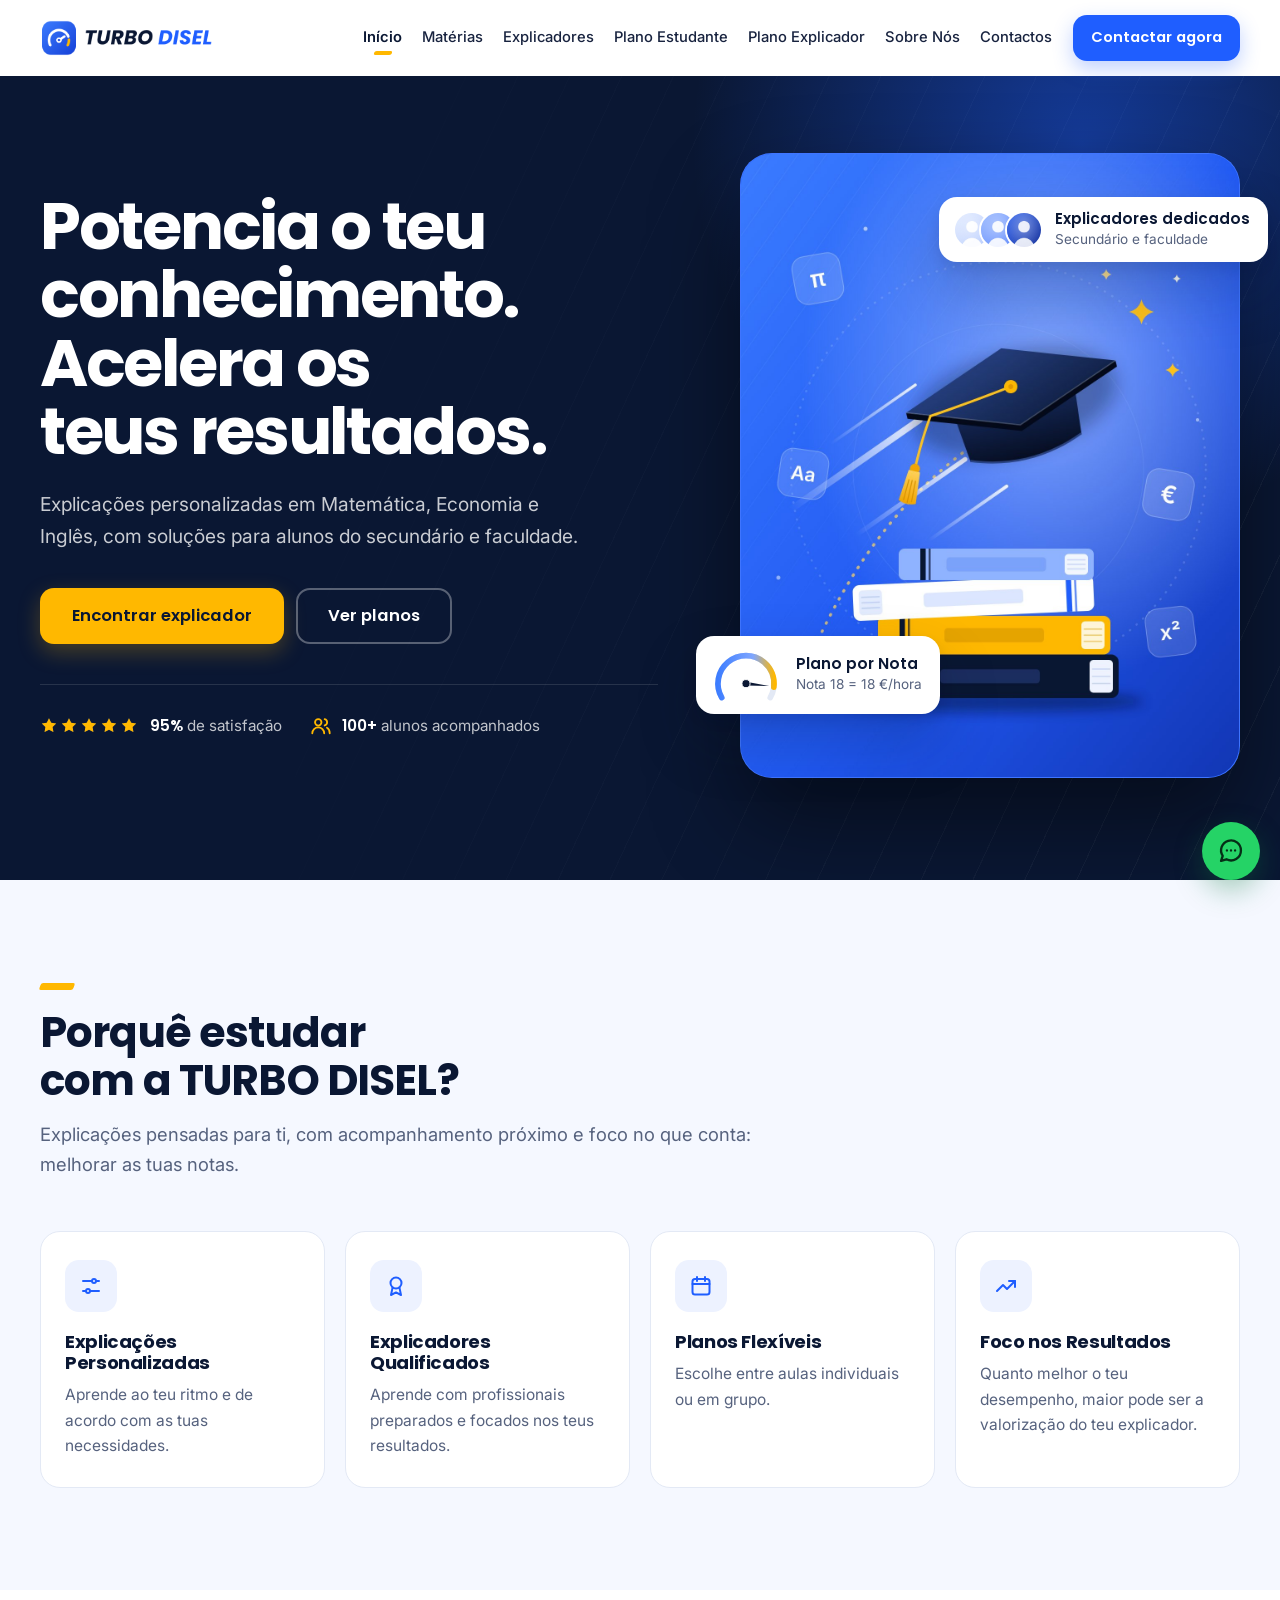
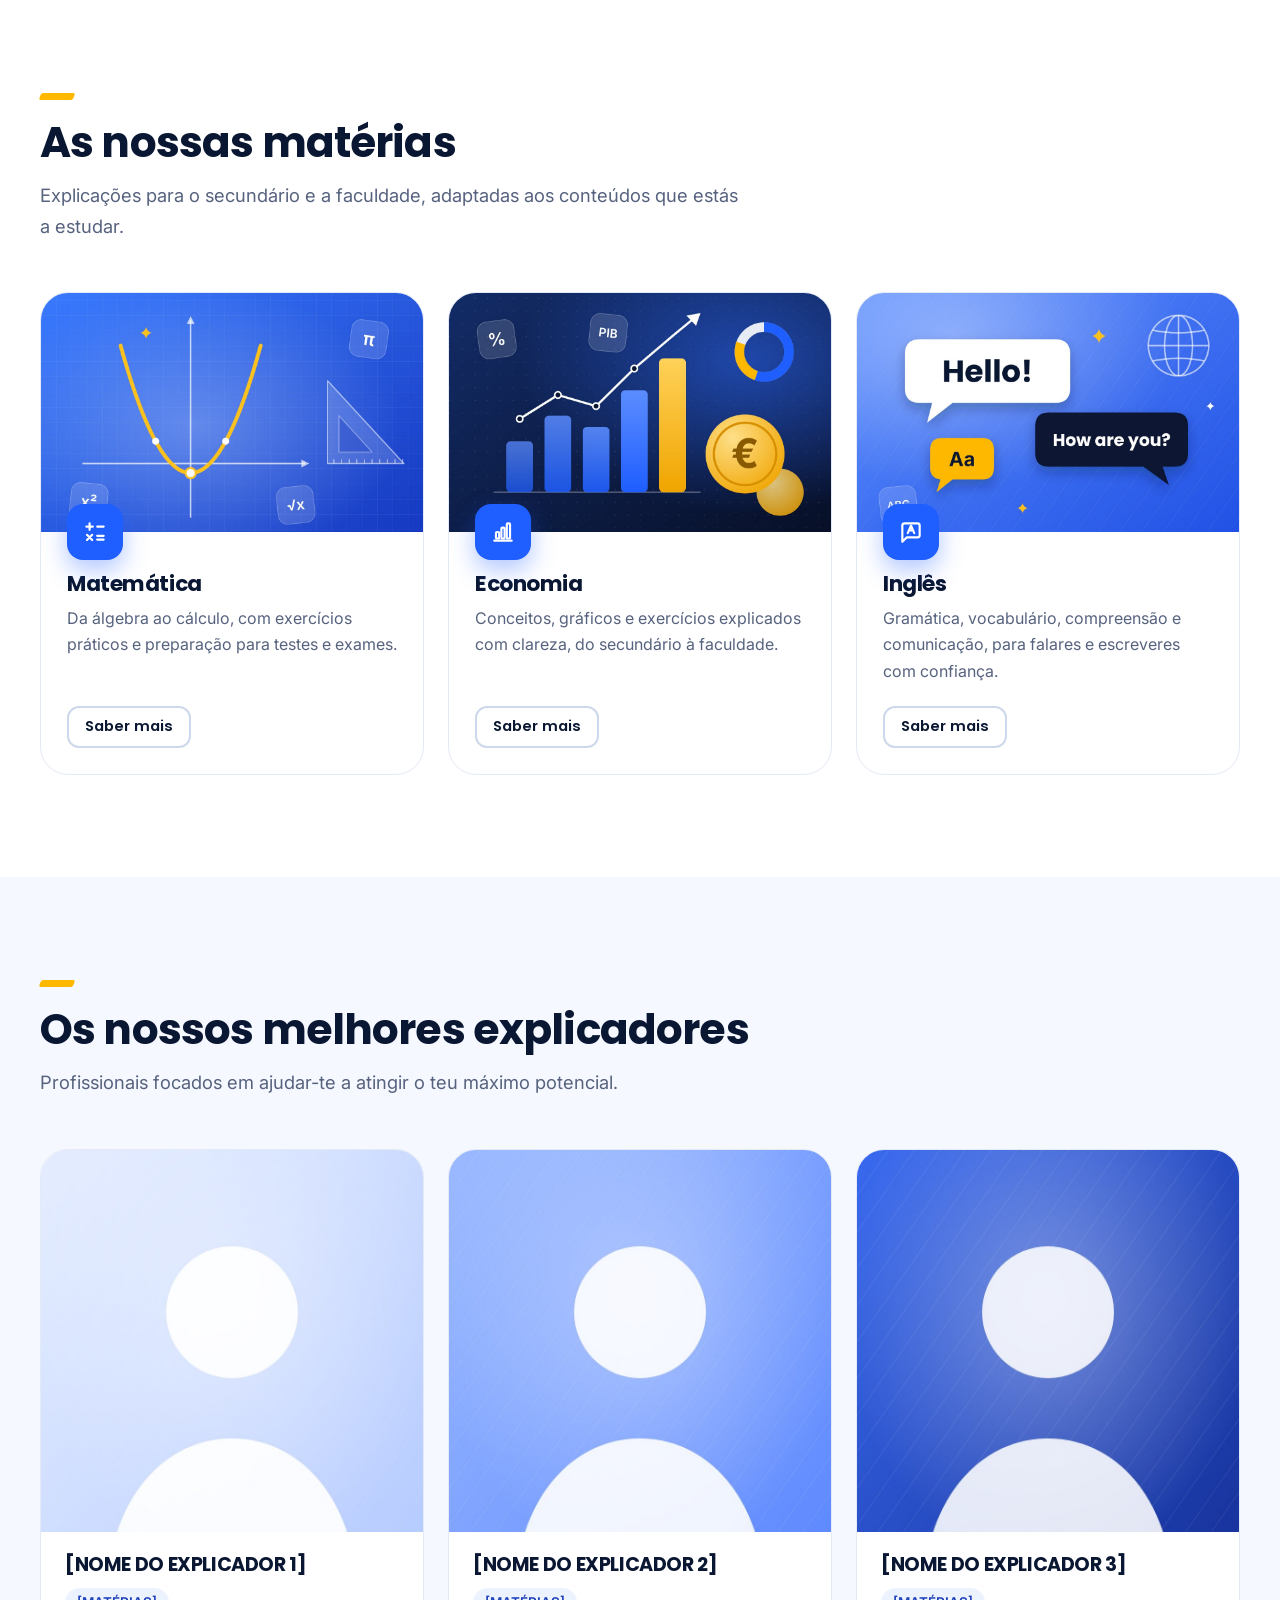
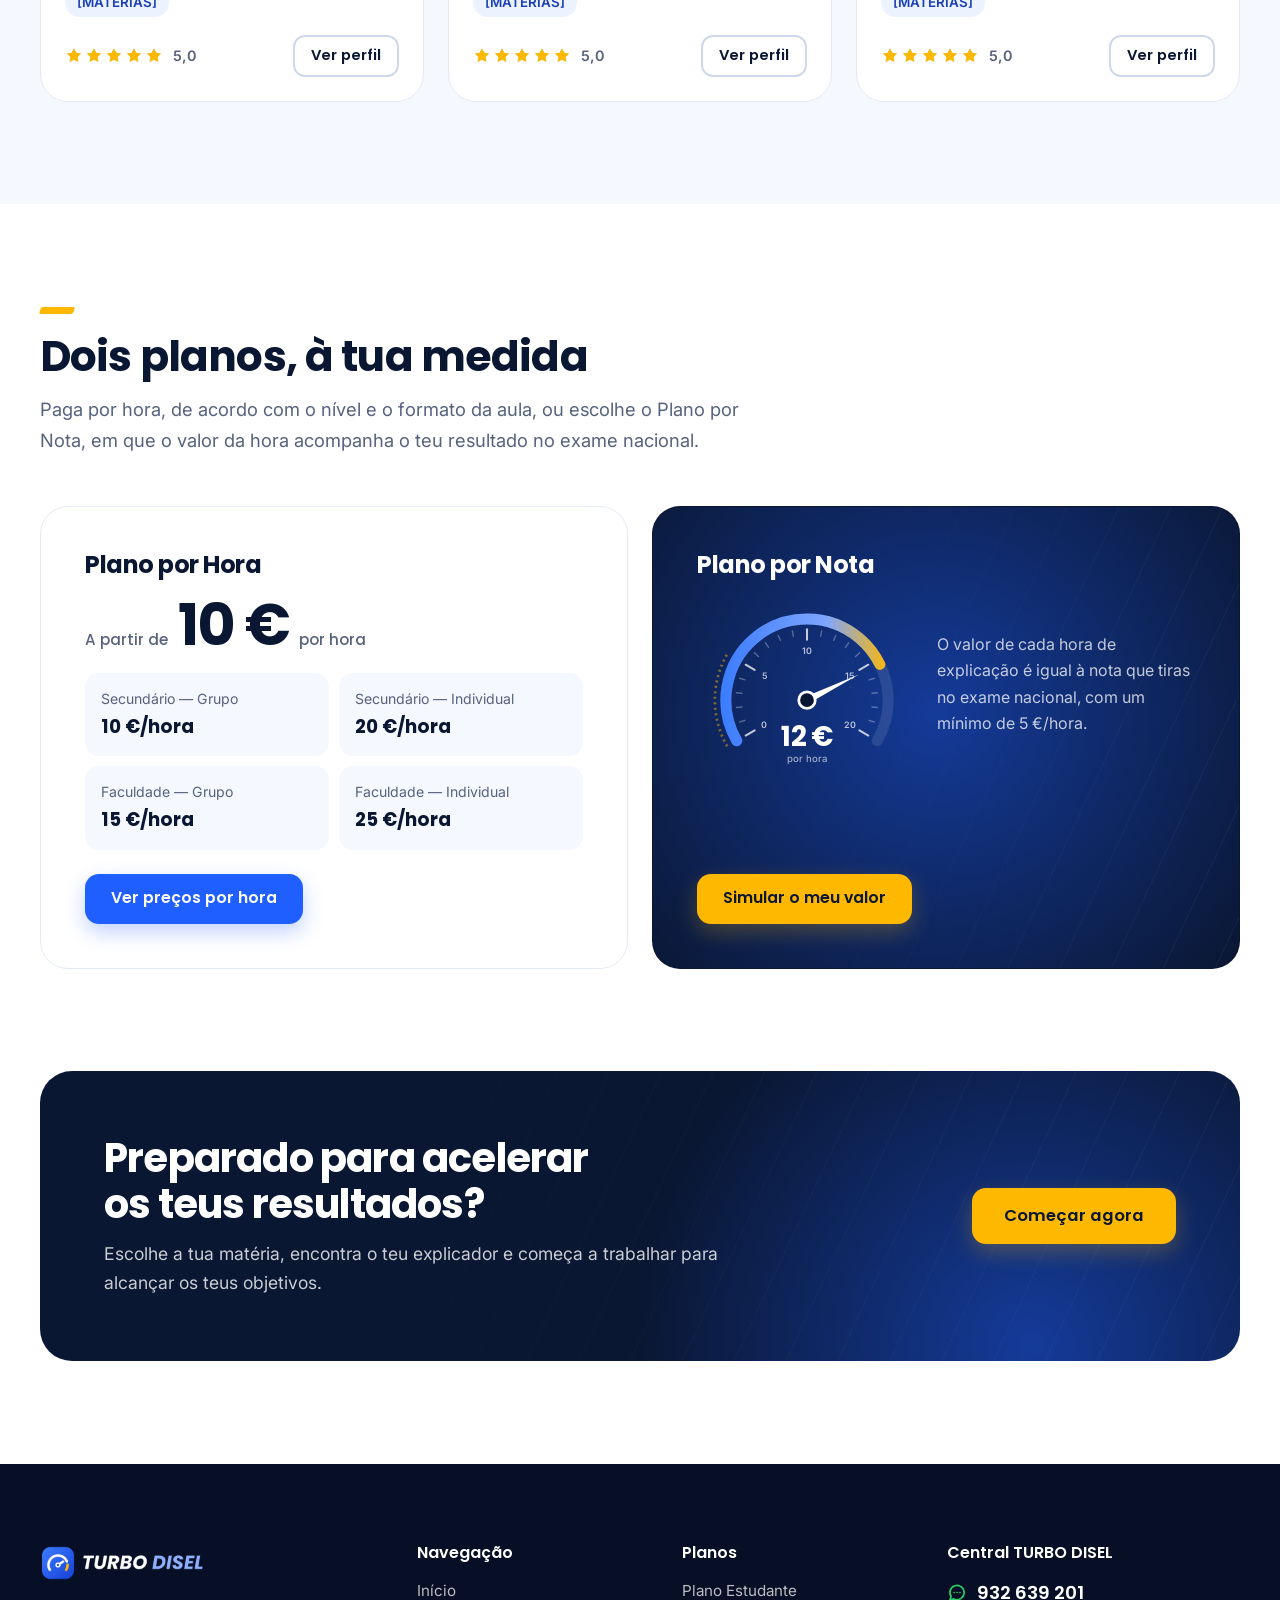
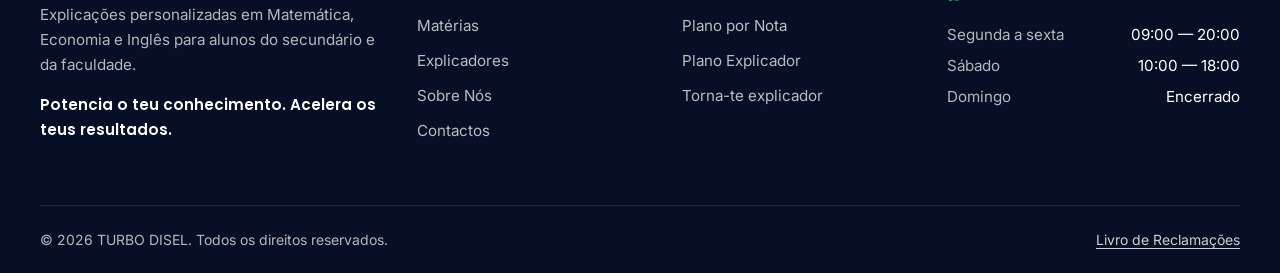
<file: turbo-disel/index.html>
<!DOCTYPE html>
<html lang="pt-PT">
<head>
  <meta charset="UTF-8">
  <meta name="viewport" content="width=device-width, initial-scale=1">
  <title>TURBO DISEL | Explicações em Matemática, Economia e Inglês</title>
  <meta name="description" content="Explicações personalizadas de Matemática, Economia e Inglês para alunos do secundário e da faculdade. Aulas individuais ou em grupo e Plano por Nota de exame nacional.">
  <meta name="theme-color" content="#0A1733">

  <!-- Pré-visualização quando o link é partilhado (WhatsApp, redes sociais) -->
  <meta property="og:type" content="website">
  <meta property="og:site_name" content="TURBO DISEL">
  <meta property="og:locale" content="pt_PT">
  <meta property="og:title" content="TURBO DISEL | Explicações em Matemática, Economia e Inglês">
  <meta property="og:description" content="Explicações personalizadas de Matemática, Economia e Inglês para alunos do secundário e da faculdade. Aulas individuais ou em grupo e Plano por Nota de exame nacional.">

  <link rel="icon" type="image/png" href="images/favicon.png">
  <link rel="apple-touch-icon" href="images/favicon.png">

  <!-- Tipos de letra: Poppins (títulos) e Inter (texto) -->
  <link rel="preconnect" href="https://fonts.googleapis.com">
  <link rel="preconnect" href="https://fonts.gstatic.com" crossorigin>
  <link rel="stylesheet" href="https://fonts.googleapis.com/css2?family=Inter:wght@400;500;600;700&amp;family=Poppins:wght@500;600;700;800&amp;display=swap">

  <link rel="stylesheet" href="css/style.css">
  <script src="js/script.js" defer></script>

  <!-- Dados para os motores de pesquisa (Google). Se mudares o número da central, altera-o também aqui. -->
  <script type="application/ld+json">
  {
    "@context": "https://schema.org",
    "@type": "EducationalOrganization",
    "name": "TURBO DISEL",
    "description": "Explicações personalizadas em Matemática, Economia e Inglês para alunos do secundário e da faculdade.",
    "slogan": "Potencia o teu conhecimento. Acelera os teus resultados.",
    "areaServed": "PT",
    "telephone": "+351932639201",
    "contactPoint": {
      "@type": "ContactPoint",
      "contactType": "customer service",
      "telephone": "+351932639201",
      "availableLanguage": "Portuguese",
      "hoursAvailable": [
        { "@type": "OpeningHoursSpecification", "dayOfWeek": ["Monday", "Tuesday", "Wednesday", "Thursday", "Friday"], "opens": "09:00", "closes": "20:00" },
        { "@type": "OpeningHoursSpecification", "dayOfWeek": "Saturday", "opens": "10:00", "closes": "18:00" }
      ]
    }
  }
  </script>
</head>
<body>
  <a class="skip-link" href="#conteudo">Saltar para o conteúdo</a>

  <!-- ===================== CABEÇALHO ===================== -->
  <header class="site-header">
    <div class="container site-header__inner">
      <!-- Logo: para alterar, substitui o ficheiro images/logo.png -->
      <a class="brand" href="index.html">
        <img src="images/logo.png" alt="TURBO DISEL — página inicial" width="177" height="40">
      </a>

      <button class="nav-toggle" type="button" aria-controls="menu-principal" aria-expanded="false" aria-label="Abrir menu">
        <span class="nav-toggle__bar"></span>
        <span class="nav-toggle__bar"></span>
        <span class="nav-toggle__bar"></span>
      </button>

      <nav class="nav" id="menu-principal" aria-label="Navegação principal">
        <ul class="nav__list">
          <li><a class="nav__link" href="index.html" aria-current="page">Início</a></li>
          <li><a class="nav__link" href="materias.html">Matérias</a></li>
          <li><a class="nav__link" href="explicadores.html">Explicadores</a></li>
          <li><a class="nav__link" href="plano-estudante.html">Plano Estudante</a></li>
          <li><a class="nav__link" href="plano-explicador.html">Plano Explicador</a></li>
          <li><a class="nav__link" href="sobre.html">Sobre Nós</a></li>
          <li><a class="nav__link" href="contactos.html">Contactos</a></li>
        </ul>
        <a class="btn btn--primary nav__cta" href="contactos.html">Contactar agora</a>
        <a class="btn btn--whatsapp nav__extra" href="https://wa.me/351932639201" data-whatsapp="central" target="_blank" rel="noopener"><svg class="icon" viewBox="0 0 24 24" aria-hidden="true"><path d="M20.5 11.5a8.5 8.5 0 0 1-12.4 7.6L3.5 20.5l1.4-4.4A8.5 8.5 0 1 1 20.5 11.5z"/><path d="M8.5 11.5h.01M12 11.5h.01M15.5 11.5h.01"/></svg> WhatsApp da Central</a>
      </nav>
    </div>
  </header>

  <main id="conteudo">
    <!-- ===================== HERO ===================== -->
    <section class="hero bg-turbo" aria-labelledby="titulo-hero">
      <div class="container hero__grid">
        <div class="hero__content">
          <h1 class="hero__title" id="titulo-hero">Potencia o teu conhecimento. Acelera os teus resultados.</h1>
          <p class="hero__text">Explicações personalizadas em Matemática, Economia e Inglês, com soluções para alunos do secundário e faculdade.</p>
          <div class="hero__actions">
            <a class="btn btn--gold btn--lg" href="explicadores.html">Encontrar explicador</a>
            <a class="btn btn--ghost btn--lg" href="plano-estudante.html">Ver planos</a>
          </div>
          <ul class="hero__trust">
            <li><span class="stars stars--escuro" style="--avaliacao: 5" aria-hidden="true"></span><span><strong data-estatistica="satisfacao" data-sufixo="%">95%</strong> de satisfação</span></li>
            <li><svg class="icon" viewBox="0 0 24 24" aria-hidden="true"><circle cx="9" cy="8" r="3.5"/><path d="M2.5 20c0-3.6 2.9-6.5 6.5-6.5s6.5 2.9 6.5 6.5"/><path d="M16 4.6a3.5 3.5 0 0 1 0 6.8"/><path d="M18.5 13.9c1.8.9 3 2.9 3 6.1"/></svg><span><strong data-estatistica="alunos" data-sufixo="+">100+</strong> alunos acompanhados</span></li>
          </ul>
        </div>

        <div class="hero__visual">
          <!-- Imagem principal: para alterar, substitui images/hero.jpg -->
          <div class="hero__frame">
            <img src="images/hero.jpg" alt="Ilustração de um capelo de finalista a acelerar sobre uma pilha de livros, símbolo do sucesso académico" width="1200" height="1500" fetchpriority="high">
          </div>
          <div class="float-card float-card--nota">
            <div class="float-card__gauge" data-gauge="claro" data-gauge-tamanho="mini" data-gauge-nota="18" data-gauge-atraso="900"></div>
            <div>
              <span class="float-card__title">Plano por Nota</span>
              <span class="float-card__text">Nota 18 = 18 €/hora</span>
            </div>
          </div>
          <div class="float-card float-card--equipa">
            <div class="avatar-stack" aria-hidden="true">
              <img src="images/explicador1.jpg" alt="" width="800" height="1000">
              <img src="images/explicador2.jpg" alt="" width="800" height="1000">
              <img src="images/explicador3.jpg" alt="" width="800" height="1000">
            </div>
            <div>
              <span class="float-card__title">Explicadores dedicados</span>
              <span class="float-card__text">Secundário e faculdade</span>
            </div>
          </div>
        </div>
      </div>
    </section>

    <!-- ===================== BENEFÍCIOS ===================== -->
    <section class="section section--suave" aria-labelledby="titulo-beneficios">
      <div class="container">
        <div class="section-head" data-reveal>
          <h2 id="titulo-beneficios">Porquê estudar com a TURBO DISEL?</h2>
          <p>Explicações pensadas para ti, com acompanhamento próximo e foco no que conta: melhorar as tuas notas.</p>
        </div>
        <div class="feature-grid" data-reveal-grupo>
          <article class="feature">
            <div class="feature__icon"><svg class="icon" viewBox="0 0 24 24" aria-hidden="true"><path d="M4 7h9M17 7h3M4 17h3M11 17h9"/><circle cx="15" cy="7" r="2"/><circle cx="9" cy="17" r="2"/></svg></div>
            <h3>Explicações Personalizadas</h3>
            <p>Aprende ao teu ritmo e de acordo com as tuas necessidades.</p>
          </article>
          <article class="feature">
            <div class="feature__icon"><svg class="icon" viewBox="0 0 24 24" aria-hidden="true"><circle cx="12" cy="9" r="5.5"/><path d="M8.6 13.4L7 21l5-2.6 5 2.6-1.6-7.6"/></svg></div>
            <h3>Explicadores Qualificados</h3>
            <p>Aprende com profissionais preparados e focados nos teus resultados.</p>
          </article>
          <article class="feature">
            <div class="feature__icon"><svg class="icon" viewBox="0 0 24 24" aria-hidden="true"><rect x="3.5" y="5" width="17" height="15.5" rx="2.5"/><path d="M3.5 10h17M8 3v4M16 3v4"/></svg></div>
            <h3>Planos Flexíveis</h3>
            <p>Escolhe entre aulas individuais ou em grupo.</p>
          </article>
          <article class="feature">
            <div class="feature__icon"><svg class="icon" viewBox="0 0 24 24" aria-hidden="true"><path d="M3 17l6-6 4 4 8-8"/><path d="M15 7h6v6"/></svg></div>
            <h3>Foco nos Resultados</h3>
            <p>Quanto melhor o teu desempenho, maior pode ser a valorização do teu explicador.</p>
          </article>
        </div>
      </div>
    </section>

    <!-- ===================== MATÉRIAS ===================== -->
    <section class="section" aria-labelledby="titulo-materias">
      <div class="container">
        <div class="section-head" data-reveal>
          <h2 id="titulo-materias">As nossas matérias</h2>
          <p>Explicações para o secundário e a faculdade, adaptadas aos conteúdos que estás a estudar.</p>
        </div>
        <div class="card-grid" data-reveal-grupo>
          <article class="subject-card">
            <div class="subject-card__media">
              <img src="images/matematica.jpg" alt="Ilustração de uma parábola num referencial cartesiano, com um esquadro e símbolos matemáticos" width="1200" height="800" loading="lazy">
            </div>
            <div class="subject-card__body">
              <span class="subject-card__badge"><svg class="icon" viewBox="0 0 24 24" aria-hidden="true"><path d="M7 4v6M4 7h6M14 7h6M4.6 14.6l4.8 4.8M9.4 14.6l-4.8 4.8M14 15.5h6M14 19h6"/></svg></span>
              <h3>Matemática</h3>
              <p>Da álgebra ao cálculo, com exercícios práticos e preparação para testes e exames.</p>
              <a class="btn btn--outline btn--sm" href="materias.html#matematica">Saber mais<span class="sr-only"> sobre Matemática</span></a>
            </div>
          </article>
          <article class="subject-card">
            <div class="subject-card__media">
              <img src="images/economia.jpg" alt="Ilustração de um gráfico de barras em crescimento, uma moeda de euro e um gráfico circular" width="1200" height="800" loading="lazy">
            </div>
            <div class="subject-card__body">
              <span class="subject-card__badge"><svg class="icon" viewBox="0 0 24 24" aria-hidden="true"><path d="M4 20h16"/><rect x="5.5" y="12" width="3" height="6" rx="1"/><rect x="10.5" y="8" width="3" height="10" rx="1"/><rect x="15.5" y="4" width="3" height="14" rx="1"/></svg></span>
              <h3>Economia</h3>
              <p>Conceitos, gráficos e exercícios explicados com clareza, do secundário à faculdade.</p>
              <a class="btn btn--outline btn--sm" href="materias.html#economia">Saber mais<span class="sr-only"> sobre Economia</span></a>
            </div>
          </article>
          <article class="subject-card">
            <div class="subject-card__media">
              <img src="images/ingles.jpg" alt="Ilustração de balões de conversa com as frases Hello! e How are you?" width="1200" height="800" loading="lazy">
            </div>
            <div class="subject-card__body">
              <span class="subject-card__badge"><svg class="icon" viewBox="0 0 24 24" aria-hidden="true"><path d="M20 15a2 2 0 0 1-2 2H8l-4 4V6a2 2 0 0 1 2-2h12a2 2 0 0 1 2 2z"/><path d="M9 13l3-7 3 7M10.1 10.5h3.8"/></svg></span>
              <h3>Inglês</h3>
              <p>Gramática, vocabulário, compreensão e comunicação, para falares e escreveres com confiança.</p>
              <a class="btn btn--outline btn--sm" href="materias.html#ingles">Saber mais<span class="sr-only"> sobre Inglês</span></a>
            </div>
          </article>
        </div>
      </div>
    </section>

    <!-- ===================== EXPLICADORES ===================== -->
    <section class="section section--suave" aria-labelledby="titulo-explicadores">
      <div class="container">
        <div class="section-head" data-reveal>
          <h2 id="titulo-explicadores">Os nossos melhores explicadores</h2>
          <p>Profissionais focados em ajudar-te a atingir o teu máximo potencial.</p>
        </div>
        <!-- Nomes, matérias e avaliações: preenchidos a partir do CONFIG em js/script.js -->
        <div class="card-grid" data-reveal-grupo>
          <article class="tutor-card" data-explicador="1">
            <div class="tutor-card__media">
              <img src="images/explicador1.jpg" alt="Fotografia de [NOME DO EXPLICADOR 1]" width="800" height="1000" loading="lazy" data-campo="foto">
            </div>
            <div class="tutor-card__body">
              <h3 class="tutor-card__name" data-campo="nome">[NOME DO EXPLICADOR 1]</h3>
              <ul class="chip-list" data-campo="materias" data-classe-item="chip">
                <li class="chip">[MATÉRIAS]</li>
              </ul>
              <div class="tutor-card__footer">
                <span class="rating"><span class="stars" style="--avaliacao: 5" data-campo="avaliacao" role="img" aria-label="Avaliação: 5,0 em 5"></span><span data-campo="avaliacao-texto" aria-hidden="true">5,0</span></span>
                <a class="btn btn--outline btn--sm" href="explicadores.html#explicador-1">Ver perfil<span class="sr-only"> de <span data-campo="nome">[NOME DO EXPLICADOR 1]</span></span></a>
              </div>
            </div>
          </article>
          <article class="tutor-card" data-explicador="2">
            <div class="tutor-card__media">
              <img src="images/explicador2.jpg" alt="Fotografia de [NOME DO EXPLICADOR 2]" width="800" height="1000" loading="lazy" data-campo="foto">
            </div>
            <div class="tutor-card__body">
              <h3 class="tutor-card__name" data-campo="nome">[NOME DO EXPLICADOR 2]</h3>
              <ul class="chip-list" data-campo="materias" data-classe-item="chip">
                <li class="chip">[MATÉRIAS]</li>
              </ul>
              <div class="tutor-card__footer">
                <span class="rating"><span class="stars" style="--avaliacao: 5" data-campo="avaliacao" role="img" aria-label="Avaliação: 5,0 em 5"></span><span data-campo="avaliacao-texto" aria-hidden="true">5,0</span></span>
                <a class="btn btn--outline btn--sm" href="explicadores.html#explicador-2">Ver perfil<span class="sr-only"> de <span data-campo="nome">[NOME DO EXPLICADOR 2]</span></span></a>
              </div>
            </div>
          </article>
          <article class="tutor-card" data-explicador="3">
            <div class="tutor-card__media">
              <img src="images/explicador3.jpg" alt="Fotografia de [NOME DO EXPLICADOR 3]" width="800" height="1000" loading="lazy" data-campo="foto">
            </div>
            <div class="tutor-card__body">
              <h3 class="tutor-card__name" data-campo="nome">[NOME DO EXPLICADOR 3]</h3>
              <ul class="chip-list" data-campo="materias" data-classe-item="chip">
                <li class="chip">[MATÉRIAS]</li>
              </ul>
              <div class="tutor-card__footer">
                <span class="rating"><span class="stars" style="--avaliacao: 5" data-campo="avaliacao" role="img" aria-label="Avaliação: 5,0 em 5"></span><span data-campo="avaliacao-texto" aria-hidden="true">5,0</span></span>
                <a class="btn btn--outline btn--sm" href="explicadores.html#explicador-3">Ver perfil<span class="sr-only"> de <span data-campo="nome">[NOME DO EXPLICADOR 3]</span></span></a>
              </div>
            </div>
          </article>
        </div>
      </div>
    </section>

    <!-- ===================== PLANOS ===================== -->
    <section class="section" aria-labelledby="titulo-planos">
      <div class="container">
        <div class="section-head" data-reveal>
          <h2 id="titulo-planos">Dois planos, à tua medida</h2>
          <p>Paga por hora, de acordo com o nível e o formato da aula, ou escolhe o Plano por Nota, em que o valor da hora acompanha o teu resultado no exame nacional.</p>
        </div>
        <div class="plans-teaser" data-reveal-grupo>
          <article class="plan-panel">
            <h3>Plano por Hora</h3>
            <p class="plan-panel__price"><small>A partir de</small> <strong><span data-preco-desde>10</span> €</strong> <small>por hora</small></p>
            <ul class="mini-prices">
              <li>Secundário — Grupo <strong><span data-preco="secundarioGrupo">10</span> €/hora</strong></li>
              <li>Secundário — Individual <strong><span data-preco="secundarioIndividual">20</span> €/hora</strong></li>
              <li>Faculdade — Grupo <strong><span data-preco="faculdadeGrupo">15</span> €/hora</strong></li>
              <li>Faculdade — Individual <strong><span data-preco="faculdadeIndividual">25</span> €/hora</strong></li>
            </ul>
            <div class="plan-panel__actions">
              <a class="btn btn--primary" href="plano-estudante.html#plano-hora">Ver preços por hora</a>
            </div>
          </article>
          <article class="plan-panel bg-turbo">
            <h3>Plano por Nota</h3>
            <div class="plan-panel__gauge">
              <div class="gauge-wrap" data-gauge="escuro" data-gauge-nota="16"></div>
              <p>O valor de cada hora de explicação é igual à nota que tiras no exame nacional, com um mínimo de <span data-valor-minimo>5</span> €/hora.</p>
            </div>
            <div class="plan-panel__actions">
              <a class="btn btn--gold" href="plano-estudante.html#plano-nota">Simular o meu valor</a>
            </div>
          </article>
        </div>
      </div>
    </section>

    <!-- ===================== CHAMADA PARA A AÇÃO ===================== -->
    <section class="section section--sem-topo" aria-labelledby="titulo-cta">
      <div class="container">
        <div class="cta-panel bg-turbo" data-reveal>
          <div>
            <h2 id="titulo-cta">Preparado para acelerar os teus resultados?</h2>
            <p>Escolhe a tua matéria, encontra o teu explicador e começa a trabalhar para alcançar os teus objetivos.</p>
          </div>
          <div class="cta-panel__actions">
            <a class="btn btn--gold btn--lg" href="contactos.html">Começar agora</a>
          </div>
        </div>
      </div>
    </section>
  </main>

  <!-- ===================== RODAPÉ ===================== -->
  <footer class="site-footer">
    <div class="container">
      <div class="footer__grid">
        <div class="footer__brand">
          <!-- Logo para fundo escuro: images/logo-branco.png -->
          <img src="images/logo-branco.png" alt="TURBO DISEL" width="168" height="38">
          <p>Explicações personalizadas em Matemática, Economia e Inglês para alunos do secundário e da faculdade.</p>
          <p class="footer__slogan">Potencia o teu conhecimento. Acelera os teus resultados.</p>
        </div>

        <nav aria-label="Páginas do site">
          <h2 class="footer__title">Navegação</h2>
          <ul class="footer__links">
            <li><a href="index.html">Início</a></li>
            <li><a href="materias.html">Matérias</a></li>
            <li><a href="explicadores.html">Explicadores</a></li>
            <li><a href="sobre.html">Sobre Nós</a></li>
            <li><a href="contactos.html">Contactos</a></li>
          </ul>
        </nav>

        <div>
          <h2 class="footer__title">Planos</h2>
          <ul class="footer__links">
            <li><a href="plano-estudante.html">Plano Estudante</a></li>
            <li><a href="plano-estudante.html#plano-nota">Plano por Nota</a></li>
            <li><a href="plano-explicador.html">Plano Explicador</a></li>
            <li><a href="plano-explicador.html#beneficios">Torna-te explicador</a></li>
          </ul>
        </div>

        <div class="footer__contact">
          <h2 class="footer__title">Central TURBO DISEL</h2>
          <a class="footer__phone" href="https://wa.me/351932639201" data-whatsapp="central" target="_blank" rel="noopener"><svg class="icon" viewBox="0 0 24 24" aria-hidden="true"><path d="M20.5 11.5a8.5 8.5 0 0 1-12.4 7.6L3.5 20.5l1.4-4.4A8.5 8.5 0 1 1 20.5 11.5z"/><path d="M8.5 11.5h.01M12 11.5h.01M15.5 11.5h.01"/></svg> <span data-central-telefone>932 639 201</span></a>
          <dl class="footer__hours">
            <div><dt>Segunda a sexta</dt><dd data-horario="semana">09:00 — 20:00</dd></div>
            <div><dt>Sábado</dt><dd data-horario="sabado">10:00 — 18:00</dd></div>
            <div><dt>Domingo</dt><dd data-horario="domingo">Encerrado</dd></div>
          </dl>
        </div>
      </div>

      <div class="footer__bottom">
        <p>© <span data-ano>2026</span> TURBO DISEL. Todos os direitos reservados.</p>
        <a href="https://www.livroreclamacoes.pt/" target="_blank" rel="noopener">Livro de Reclamações</a>
      </div>
    </div>
  </footer>

  <!-- Botão flutuante do WhatsApp (central) -->
  <a class="whatsapp-fab" href="https://wa.me/351932639201" data-whatsapp="central" target="_blank" rel="noopener" aria-label="Falar com a Central TURBO DISEL no WhatsApp"><svg class="icon" viewBox="0 0 24 24" aria-hidden="true"><path d="M20.5 11.5a8.5 8.5 0 0 1-12.4 7.6L3.5 20.5l1.4-4.4A8.5 8.5 0 1 1 20.5 11.5z"/><path d="M8.5 11.5h.01M12 11.5h.01M15.5 11.5h.01"/></svg></a>
</body>
</html>
</file>
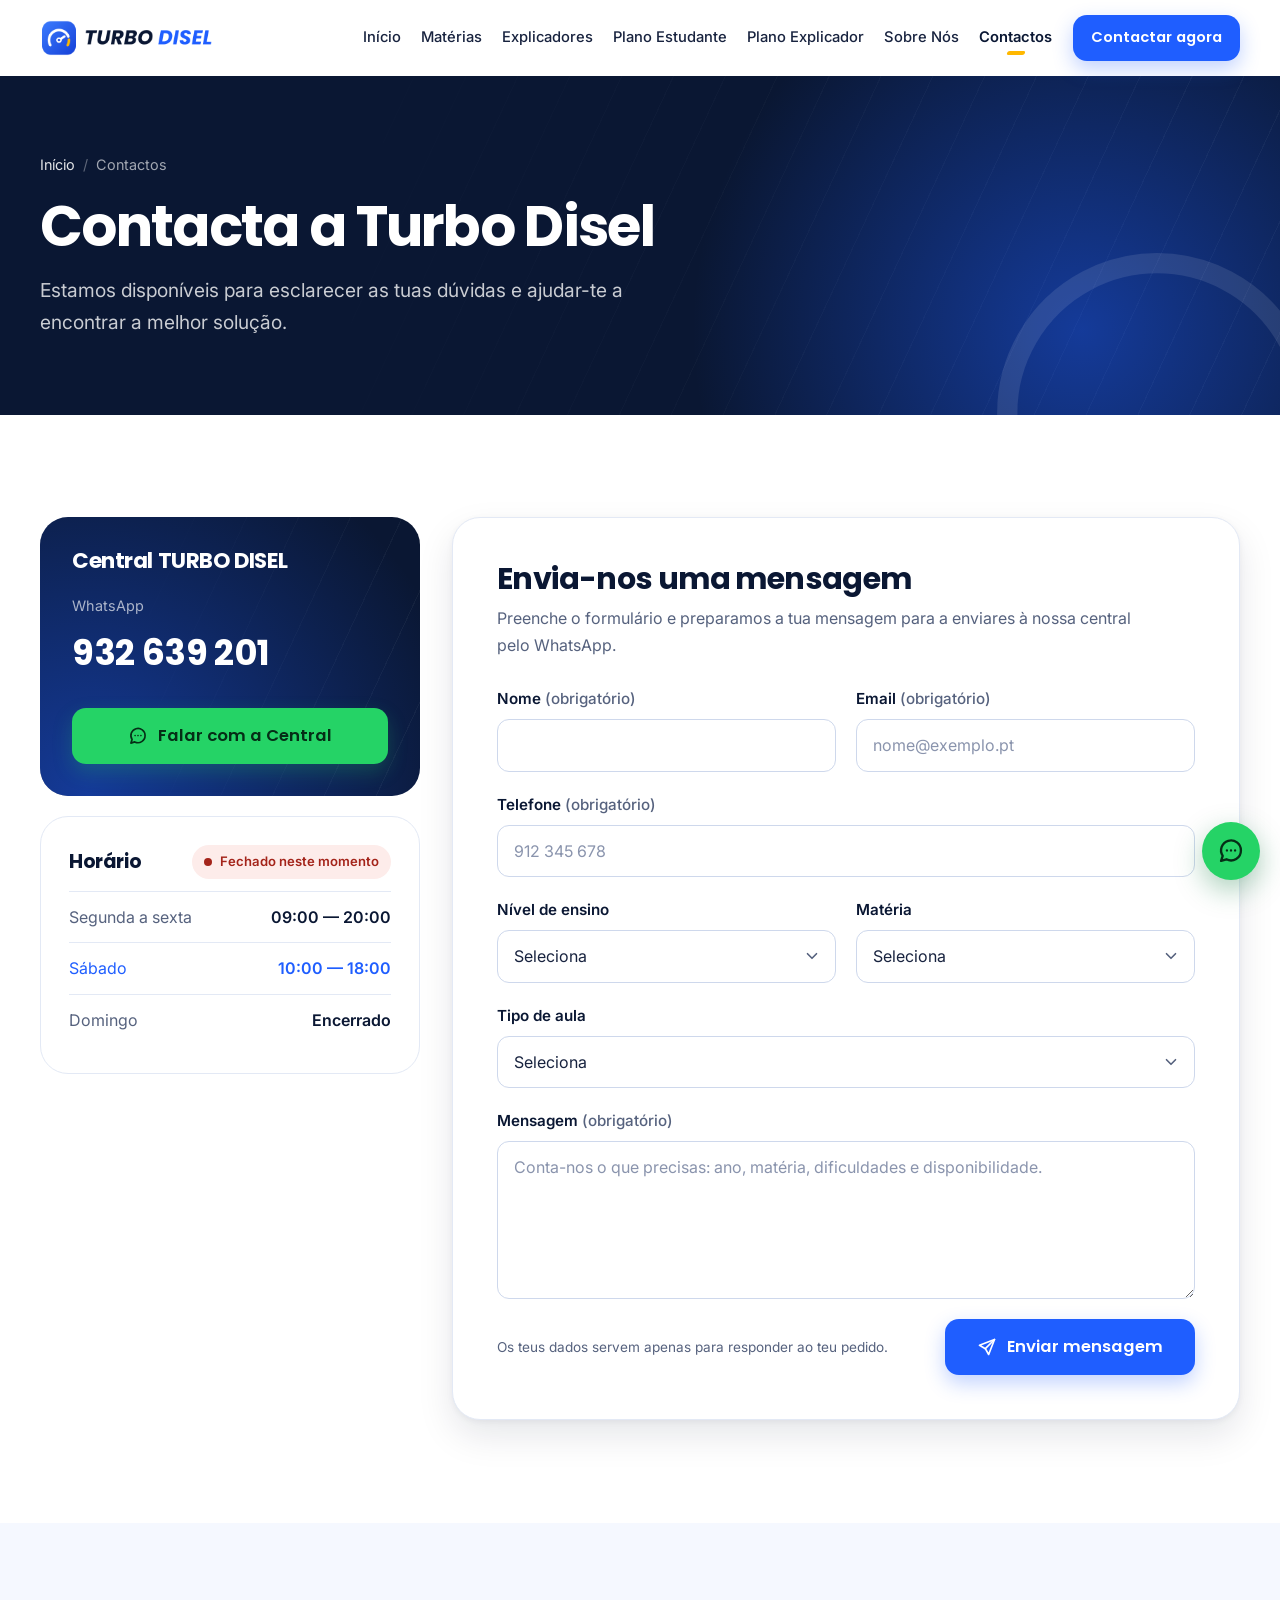
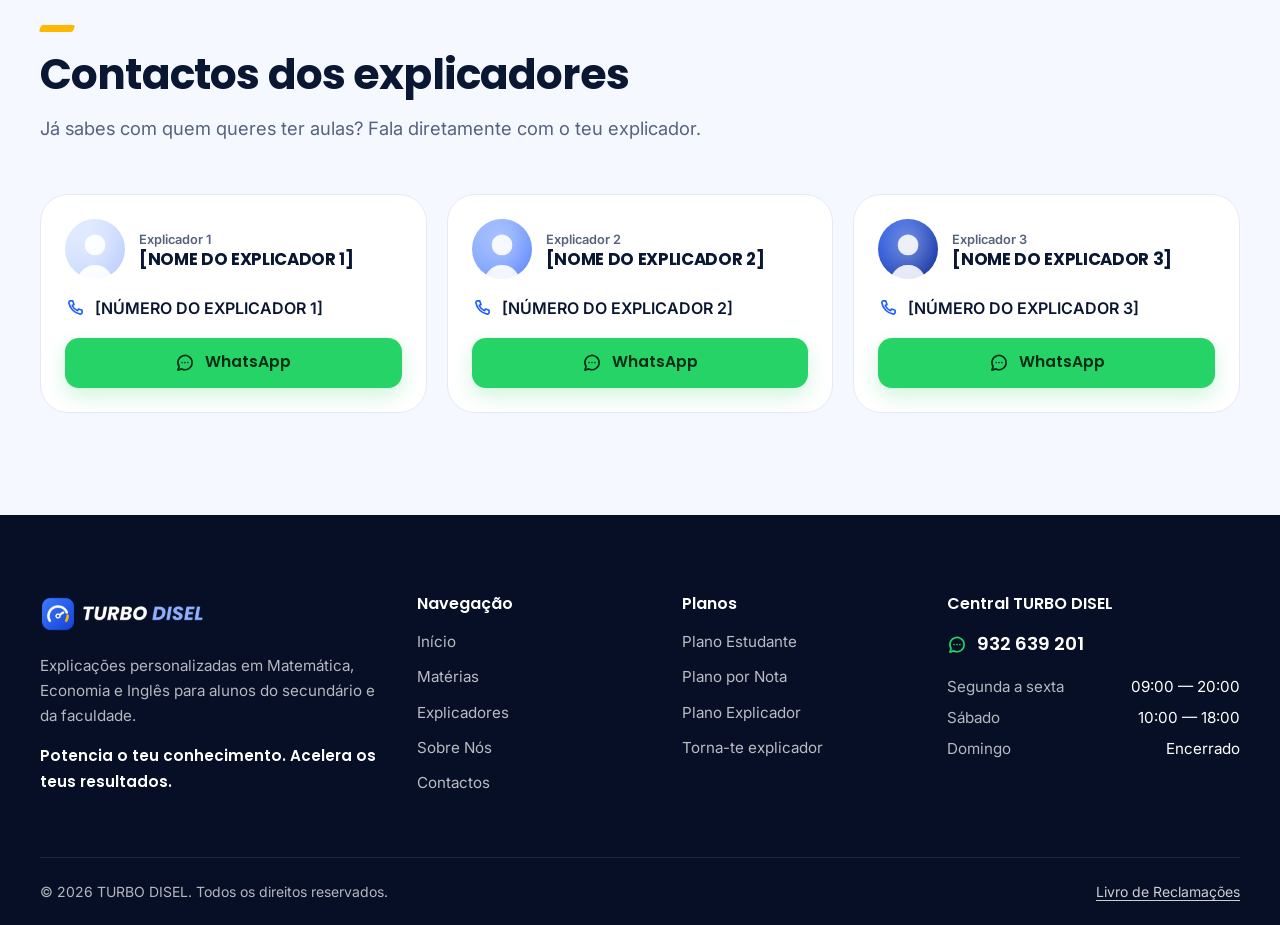
<file: turbo-disel/contactos.html>
<!DOCTYPE html>
<html lang="pt-PT">
<head>
  <meta charset="UTF-8">
  <meta name="viewport" content="width=device-width, initial-scale=1">
  <title>TURBO DISEL | Contactos</title>
  <meta name="description" content="Contacta a TURBO DISEL pelo WhatsApp 932 639 201 ou envia-nos uma mensagem. Fala com a central ou diretamente com os explicadores.">
  <meta name="theme-color" content="#0A1733">

  <!-- Pré-visualização quando o link é partilhado (WhatsApp, redes sociais) -->
  <meta property="og:type" content="website">
  <meta property="og:site_name" content="TURBO DISEL">
  <meta property="og:locale" content="pt_PT">
  <meta property="og:title" content="TURBO DISEL | Contactos">
  <meta property="og:description" content="Contacta a TURBO DISEL pelo WhatsApp 932 639 201 ou envia-nos uma mensagem. Fala com a central ou diretamente com os explicadores.">

  <link rel="icon" type="image/png" href="images/favicon.png">
  <link rel="apple-touch-icon" href="images/favicon.png">

  <!-- Tipos de letra: Poppins (títulos) e Inter (texto) -->
  <link rel="preconnect" href="https://fonts.googleapis.com">
  <link rel="preconnect" href="https://fonts.gstatic.com" crossorigin>
  <link rel="stylesheet" href="https://fonts.googleapis.com/css2?family=Inter:wght@400;500;600;700&amp;family=Poppins:wght@500;600;700;800&amp;display=swap">

  <link rel="stylesheet" href="css/style.css">
  <script src="js/script.js" defer></script>
</head>
<body>
  <a class="skip-link" href="#conteudo">Saltar para o conteúdo</a>

  <!-- ===================== CABEÇALHO ===================== -->
  <header class="site-header">
    <div class="container site-header__inner">
      <!-- Logo: para alterar, substitui o ficheiro images/logo.png -->
      <a class="brand" href="index.html">
        <img src="images/logo.png" alt="TURBO DISEL — página inicial" width="177" height="40">
      </a>

      <button class="nav-toggle" type="button" aria-controls="menu-principal" aria-expanded="false" aria-label="Abrir menu">
        <span class="nav-toggle__bar"></span>
        <span class="nav-toggle__bar"></span>
        <span class="nav-toggle__bar"></span>
      </button>

      <nav class="nav" id="menu-principal" aria-label="Navegação principal">
        <ul class="nav__list">
          <li><a class="nav__link" href="index.html">Início</a></li>
          <li><a class="nav__link" href="materias.html">Matérias</a></li>
          <li><a class="nav__link" href="explicadores.html">Explicadores</a></li>
          <li><a class="nav__link" href="plano-estudante.html">Plano Estudante</a></li>
          <li><a class="nav__link" href="plano-explicador.html">Plano Explicador</a></li>
          <li><a class="nav__link" href="sobre.html">Sobre Nós</a></li>
          <li><a class="nav__link" href="contactos.html" aria-current="page">Contactos</a></li>
        </ul>
        <a class="btn btn--primary nav__cta" href="contactos.html">Contactar agora</a>
        <a class="btn btn--whatsapp nav__extra" href="https://wa.me/351932639201" data-whatsapp="central" target="_blank" rel="noopener"><svg class="icon" viewBox="0 0 24 24" aria-hidden="true"><path d="M20.5 11.5a8.5 8.5 0 0 1-12.4 7.6L3.5 20.5l1.4-4.4A8.5 8.5 0 1 1 20.5 11.5z"/><path d="M8.5 11.5h.01M12 11.5h.01M15.5 11.5h.01"/></svg> WhatsApp da Central</a>
      </nav>
    </div>
  </header>

  <main id="conteudo">
    <!-- ===================== CABEÇALHO DA PÁGINA ===================== -->
    <section class="page-hero bg-turbo" aria-labelledby="titulo-pagina">
      <div class="container">
        <nav class="breadcrumb" aria-label="Localização">
          <ol>
            <li><a href="index.html">Início</a></li>
            <li aria-current="page">Contactos</li>
          </ol>
        </nav>
        <h1 class="page-hero__title" id="titulo-pagina">Contacta a Turbo Disel</h1>
        <p class="page-hero__text">Estamos disponíveis para esclarecer as tuas dúvidas e ajudar-te a encontrar a melhor solução.</p>
      </div>
    </section>

    <!-- ===================== CENTRAL, HORÁRIO E FORMULÁRIO ===================== -->
    <section class="section" aria-label="Contactos e formulário">
      <div class="container contact-layout">
        <aside class="contact-aside" aria-label="Contactos diretos">
          <!-- Número da central: CONFIG.central em js/script.js -->
          <div class="central-card bg-turbo" data-reveal>
            <h2>Central TURBO DISEL</h2>
            <span class="central-card__label">WhatsApp</span>
            <a class="central-card__number" href="https://wa.me/351932639201" data-whatsapp="central" target="_blank" rel="noopener" data-central-telefone>932 639 201</a>
            <a class="btn btn--whatsapp btn--lg btn--block" href="https://wa.me/351932639201" data-whatsapp="central" target="_blank" rel="noopener"><svg class="icon" viewBox="0 0 24 24" aria-hidden="true"><path d="M20.5 11.5a8.5 8.5 0 0 1-12.4 7.6L3.5 20.5l1.4-4.4A8.5 8.5 0 1 1 20.5 11.5z"/><path d="M8.5 11.5h.01M12 11.5h.01M15.5 11.5h.01"/></svg> Falar com a Central</a>
          </div>

          <div class="hours-card" data-reveal>
            <div class="hours-card__head">
              <h2>Horário</h2>
              <span class="hours-status" data-estado-horario hidden></span>
            </div>
            <dl class="hours-list">
              <div data-dia="semana"><dt>Segunda a sexta</dt><dd data-horario="semana">09:00 — 20:00</dd></div>
              <div data-dia="sabado"><dt>Sábado</dt><dd data-horario="sabado">10:00 — 18:00</dd></div>
              <div data-dia="domingo"><dt>Domingo</dt><dd data-horario="domingo">Encerrado</dd></div>
            </dl>
          </div>
        </aside>

        <div class="form-card" id="formulario" data-reveal>
          <h2>Envia-nos uma mensagem</h2>
          <p class="form-card__intro">Preenche o formulário e preparamos a tua mensagem para a enviares à nossa central pelo WhatsApp.</p>

          <form class="form" data-formulario novalidate>
            <p class="form__status" data-formulario-estado role="alert" hidden><svg class="icon" viewBox="0 0 24 24" aria-hidden="true"><circle cx="12" cy="12" r="9"/><path d="M12 7.5v5.5M12 16.5h.01"/></svg><span></span></p>

            <div class="form__row">
              <div class="form__group">
                <label class="form__label" for="nome">Nome <span>(obrigatório)</span></label>
                <input class="form__control" id="nome" name="nome" type="text" autocomplete="name" required aria-describedby="erro-nome">
                <p class="form__error" id="erro-nome"><svg class="icon" viewBox="0 0 24 24" aria-hidden="true"><circle cx="12" cy="12" r="9"/><path d="M12 7.5v5.5M12 16.5h.01"/></svg><span data-erro></span></p>
              </div>
              <div class="form__group">
                <label class="form__label" for="email">Email <span>(obrigatório)</span></label>
                <input class="form__control" id="email" name="email" type="email" autocomplete="email" required aria-describedby="erro-email" placeholder="nome@exemplo.pt">
                <p class="form__error" id="erro-email"><svg class="icon" viewBox="0 0 24 24" aria-hidden="true"><circle cx="12" cy="12" r="9"/><path d="M12 7.5v5.5M12 16.5h.01"/></svg><span data-erro></span></p>
              </div>
            </div>

              <div class="form__group">
                <label class="form__label" for="telefone">Telefone <span>(obrigatório)</span></label>
                <input class="form__control" id="telefone" name="telefone" type="tel" autocomplete="tel" required aria-describedby="erro-telefone" placeholder="912 345 678">
                <p class="form__error" id="erro-telefone"><svg class="icon" viewBox="0 0 24 24" aria-hidden="true"><circle cx="12" cy="12" r="9"/><path d="M12 7.5v5.5M12 16.5h.01"/></svg><span data-erro></span></p>
              </div>

            <div class="form__row">
              <div class="form__group">
                <label class="form__label" for="nivel">Nível de ensino</label>
                <select class="form__control" id="nivel" name="nivel">
                  <option value="">Seleciona</option>
                  <option value="secundario">Secundário</option>
                  <option value="faculdade">Faculdade</option>
                </select>
              </div>
              <div class="form__group">
                <label class="form__label" for="materia">Matéria</label>
                <select class="form__control" id="materia" name="materia">
                  <option value="">Seleciona</option>
                  <option value="matematica">Matemática</option>
                  <option value="economia">Economia</option>
                  <option value="ingles">Inglês</option>
                </select>
              </div>
            </div>

              <div class="form__group">
                <label class="form__label" for="tipo">Tipo de aula</label>
                <select class="form__control" id="tipo" name="tipo">
                  <option value="">Seleciona</option>
                  <option value="secundario-grupo">Secundário — Grupo</option>
                  <option value="secundario-individual">Secundário — Individual</option>
                  <option value="faculdade-grupo">Faculdade — Grupo</option>
                  <option value="faculdade-individual">Faculdade — Individual</option>
                  <option value="plano-nota">Plano por Nota</option>
                </select>
              </div>

              <div class="form__group">
                <label class="form__label" for="mensagem">Mensagem <span>(obrigatório)</span></label>
                <textarea class="form__control" id="mensagem" name="mensagem" rows="5" required aria-describedby="erro-mensagem" placeholder="Conta-nos o que precisas: ano, matéria, dificuldades e disponibilidade."></textarea>
                <p class="form__error" id="erro-mensagem"><svg class="icon" viewBox="0 0 24 24" aria-hidden="true"><circle cx="12" cy="12" r="9"/><path d="M12 7.5v5.5M12 16.5h.01"/></svg><span data-erro></span></p>
              </div>

            <div class="form__footer">
              <p class="form__note">Os teus dados servem apenas para responder ao teu pedido.</p>
              <button class="btn btn--primary btn--lg" type="submit"><svg class="icon" viewBox="0 0 24 24" aria-hidden="true"><path d="M21 3L10 14"/><path d="M21 3l-7 18-4-7-7-4z"/></svg><span>Enviar mensagem</span></button>
            </div>
          </form>

          <!-- Mostrado depois de o formulário ser preenchido corretamente -->
          <div class="form-success" data-formulario-sucesso hidden>
            <div class="form-success__icon"><svg class="icon" viewBox="0 0 24 24" aria-hidden="true"><circle cx="12" cy="12" r="9"/><path d="M8 12.3l2.7 2.7L16 9.6"/></svg></div>
            <h2 tabindex="-1">Mensagem preparada com sucesso!</h2>
            <p>Falta só um passo: envia-a para a nossa central pelo WhatsApp. A mensagem já vai escrita com os teus dados.</p>
            <pre class="form-success__preview" data-formulario-previa></pre>
            <div class="form-success__actions">
              <a class="btn btn--whatsapp btn--lg" href="https://wa.me/351932639201" target="_blank" rel="noopener" data-formulario-whatsapp><svg class="icon" viewBox="0 0 24 24" aria-hidden="true"><path d="M20.5 11.5a8.5 8.5 0 0 1-12.4 7.6L3.5 20.5l1.4-4.4A8.5 8.5 0 1 1 20.5 11.5z"/><path d="M8.5 11.5h.01M12 11.5h.01M15.5 11.5h.01"/></svg> Enviar pelo WhatsApp</a>
              <button class="btn btn--outline btn--lg" type="button" data-formulario-novo>Escrever outra mensagem</button>
            </div>
          </div>
        </div>
      </div>
    </section>

    <!-- ===================== CONTACTOS DOS EXPLICADORES ===================== -->
    <!-- Nomes e números: CONFIG.explicadores em js/script.js -->
    <section class="section section--suave" aria-labelledby="titulo-contactos-explicadores">
      <div class="container">
        <div class="section-head" data-reveal>
          <h2 id="titulo-contactos-explicadores">Contactos dos explicadores</h2>
          <p>Já sabes com quem queres ter aulas? Fala diretamente com o teu explicador.</p>
        </div>
        <ul class="tutor-contacts" data-reveal-grupo>
          <li class="tutor-contact" data-explicador="1">
            <div class="tutor-contact__head">
              <img src="images/explicador1.jpg" alt="Fotografia de [NOME DO EXPLICADOR 1]" width="800" height="1000" loading="lazy" data-campo="foto">
              <div>
                <span class="tutor-contact__label">Explicador 1</span>
                <h3 data-campo="nome">[NOME DO EXPLICADOR 1]</h3>
              </div>
            </div>
            <p class="tutor-contact__phone"><svg class="icon" viewBox="0 0 24 24" aria-hidden="true"><path d="M6.6 3.5h2.7l1.5 4.2-2.1 1.3a11.6 11.6 0 0 0 6.3 6.3l1.3-2.1 4.2 1.5v2.7a2 2 0 0 1-2.2 2A17 17 0 0 1 4.6 5.7a2 2 0 0 1 2-2.2z"/></svg><span data-campo="telefone">[NÚMERO DO EXPLICADOR 1]</span></p>
            <a class="btn btn--whatsapp btn--block" href="https://wa.me/351932639201" data-campo="whatsapp" target="_blank" rel="noopener"><svg class="icon" viewBox="0 0 24 24" aria-hidden="true"><path d="M20.5 11.5a8.5 8.5 0 0 1-12.4 7.6L3.5 20.5l1.4-4.4A8.5 8.5 0 1 1 20.5 11.5z"/><path d="M8.5 11.5h.01M12 11.5h.01M15.5 11.5h.01"/></svg> WhatsApp<span class="sr-only"> de <span data-campo="nome">[NOME DO EXPLICADOR 1]</span></span></a>
          </li>
          <li class="tutor-contact" data-explicador="2">
            <div class="tutor-contact__head">
              <img src="images/explicador2.jpg" alt="Fotografia de [NOME DO EXPLICADOR 2]" width="800" height="1000" loading="lazy" data-campo="foto">
              <div>
                <span class="tutor-contact__label">Explicador 2</span>
                <h3 data-campo="nome">[NOME DO EXPLICADOR 2]</h3>
              </div>
            </div>
            <p class="tutor-contact__phone"><svg class="icon" viewBox="0 0 24 24" aria-hidden="true"><path d="M6.6 3.5h2.7l1.5 4.2-2.1 1.3a11.6 11.6 0 0 0 6.3 6.3l1.3-2.1 4.2 1.5v2.7a2 2 0 0 1-2.2 2A17 17 0 0 1 4.6 5.7a2 2 0 0 1 2-2.2z"/></svg><span data-campo="telefone">[NÚMERO DO EXPLICADOR 2]</span></p>
            <a class="btn btn--whatsapp btn--block" href="https://wa.me/351932639201" data-campo="whatsapp" target="_blank" rel="noopener"><svg class="icon" viewBox="0 0 24 24" aria-hidden="true"><path d="M20.5 11.5a8.5 8.5 0 0 1-12.4 7.6L3.5 20.5l1.4-4.4A8.5 8.5 0 1 1 20.5 11.5z"/><path d="M8.5 11.5h.01M12 11.5h.01M15.5 11.5h.01"/></svg> WhatsApp<span class="sr-only"> de <span data-campo="nome">[NOME DO EXPLICADOR 2]</span></span></a>
          </li>
          <li class="tutor-contact" data-explicador="3">
            <div class="tutor-contact__head">
              <img src="images/explicador3.jpg" alt="Fotografia de [NOME DO EXPLICADOR 3]" width="800" height="1000" loading="lazy" data-campo="foto">
              <div>
                <span class="tutor-contact__label">Explicador 3</span>
                <h3 data-campo="nome">[NOME DO EXPLICADOR 3]</h3>
              </div>
            </div>
            <p class="tutor-contact__phone"><svg class="icon" viewBox="0 0 24 24" aria-hidden="true"><path d="M6.6 3.5h2.7l1.5 4.2-2.1 1.3a11.6 11.6 0 0 0 6.3 6.3l1.3-2.1 4.2 1.5v2.7a2 2 0 0 1-2.2 2A17 17 0 0 1 4.6 5.7a2 2 0 0 1 2-2.2z"/></svg><span data-campo="telefone">[NÚMERO DO EXPLICADOR 3]</span></p>
            <a class="btn btn--whatsapp btn--block" href="https://wa.me/351932639201" data-campo="whatsapp" target="_blank" rel="noopener"><svg class="icon" viewBox="0 0 24 24" aria-hidden="true"><path d="M20.5 11.5a8.5 8.5 0 0 1-12.4 7.6L3.5 20.5l1.4-4.4A8.5 8.5 0 1 1 20.5 11.5z"/><path d="M8.5 11.5h.01M12 11.5h.01M15.5 11.5h.01"/></svg> WhatsApp<span class="sr-only"> de <span data-campo="nome">[NOME DO EXPLICADOR 3]</span></span></a>
          </li>
        </ul>
      </div>
    </section>
  </main>

  <!-- ===================== RODAPÉ ===================== -->
  <footer class="site-footer">
    <div class="container">
      <div class="footer__grid">
        <div class="footer__brand">
          <!-- Logo para fundo escuro: images/logo-branco.png -->
          <img src="images/logo-branco.png" alt="TURBO DISEL" width="168" height="38">
          <p>Explicações personalizadas em Matemática, Economia e Inglês para alunos do secundário e da faculdade.</p>
          <p class="footer__slogan">Potencia o teu conhecimento. Acelera os teus resultados.</p>
        </div>

        <nav aria-label="Páginas do site">
          <h2 class="footer__title">Navegação</h2>
          <ul class="footer__links">
            <li><a href="index.html">Início</a></li>
            <li><a href="materias.html">Matérias</a></li>
            <li><a href="explicadores.html">Explicadores</a></li>
            <li><a href="sobre.html">Sobre Nós</a></li>
            <li><a href="contactos.html">Contactos</a></li>
          </ul>
        </nav>

        <div>
          <h2 class="footer__title">Planos</h2>
          <ul class="footer__links">
            <li><a href="plano-estudante.html">Plano Estudante</a></li>
            <li><a href="plano-estudante.html#plano-nota">Plano por Nota</a></li>
            <li><a href="plano-explicador.html">Plano Explicador</a></li>
            <li><a href="plano-explicador.html#beneficios">Torna-te explicador</a></li>
          </ul>
        </div>

        <div class="footer__contact">
          <h2 class="footer__title">Central TURBO DISEL</h2>
          <a class="footer__phone" href="https://wa.me/351932639201" data-whatsapp="central" target="_blank" rel="noopener"><svg class="icon" viewBox="0 0 24 24" aria-hidden="true"><path d="M20.5 11.5a8.5 8.5 0 0 1-12.4 7.6L3.5 20.5l1.4-4.4A8.5 8.5 0 1 1 20.5 11.5z"/><path d="M8.5 11.5h.01M12 11.5h.01M15.5 11.5h.01"/></svg> <span data-central-telefone>932 639 201</span></a>
          <dl class="footer__hours">
            <div><dt>Segunda a sexta</dt><dd data-horario="semana">09:00 — 20:00</dd></div>
            <div><dt>Sábado</dt><dd data-horario="sabado">10:00 — 18:00</dd></div>
            <div><dt>Domingo</dt><dd data-horario="domingo">Encerrado</dd></div>
          </dl>
        </div>
      </div>

      <div class="footer__bottom">
        <p>© <span data-ano>2026</span> TURBO DISEL. Todos os direitos reservados.</p>
        <a href="https://www.livroreclamacoes.pt/" target="_blank" rel="noopener">Livro de Reclamações</a>
      </div>
    </div>
  </footer>

  <!-- Botão flutuante do WhatsApp (central) -->
  <a class="whatsapp-fab" href="https://wa.me/351932639201" data-whatsapp="central" target="_blank" rel="noopener" aria-label="Falar com a Central TURBO DISEL no WhatsApp"><svg class="icon" viewBox="0 0 24 24" aria-hidden="true"><path d="M20.5 11.5a8.5 8.5 0 0 1-12.4 7.6L3.5 20.5l1.4-4.4A8.5 8.5 0 1 1 20.5 11.5z"/><path d="M8.5 11.5h.01M12 11.5h.01M15.5 11.5h.01"/></svg></a>
</body>
</html>
</file>
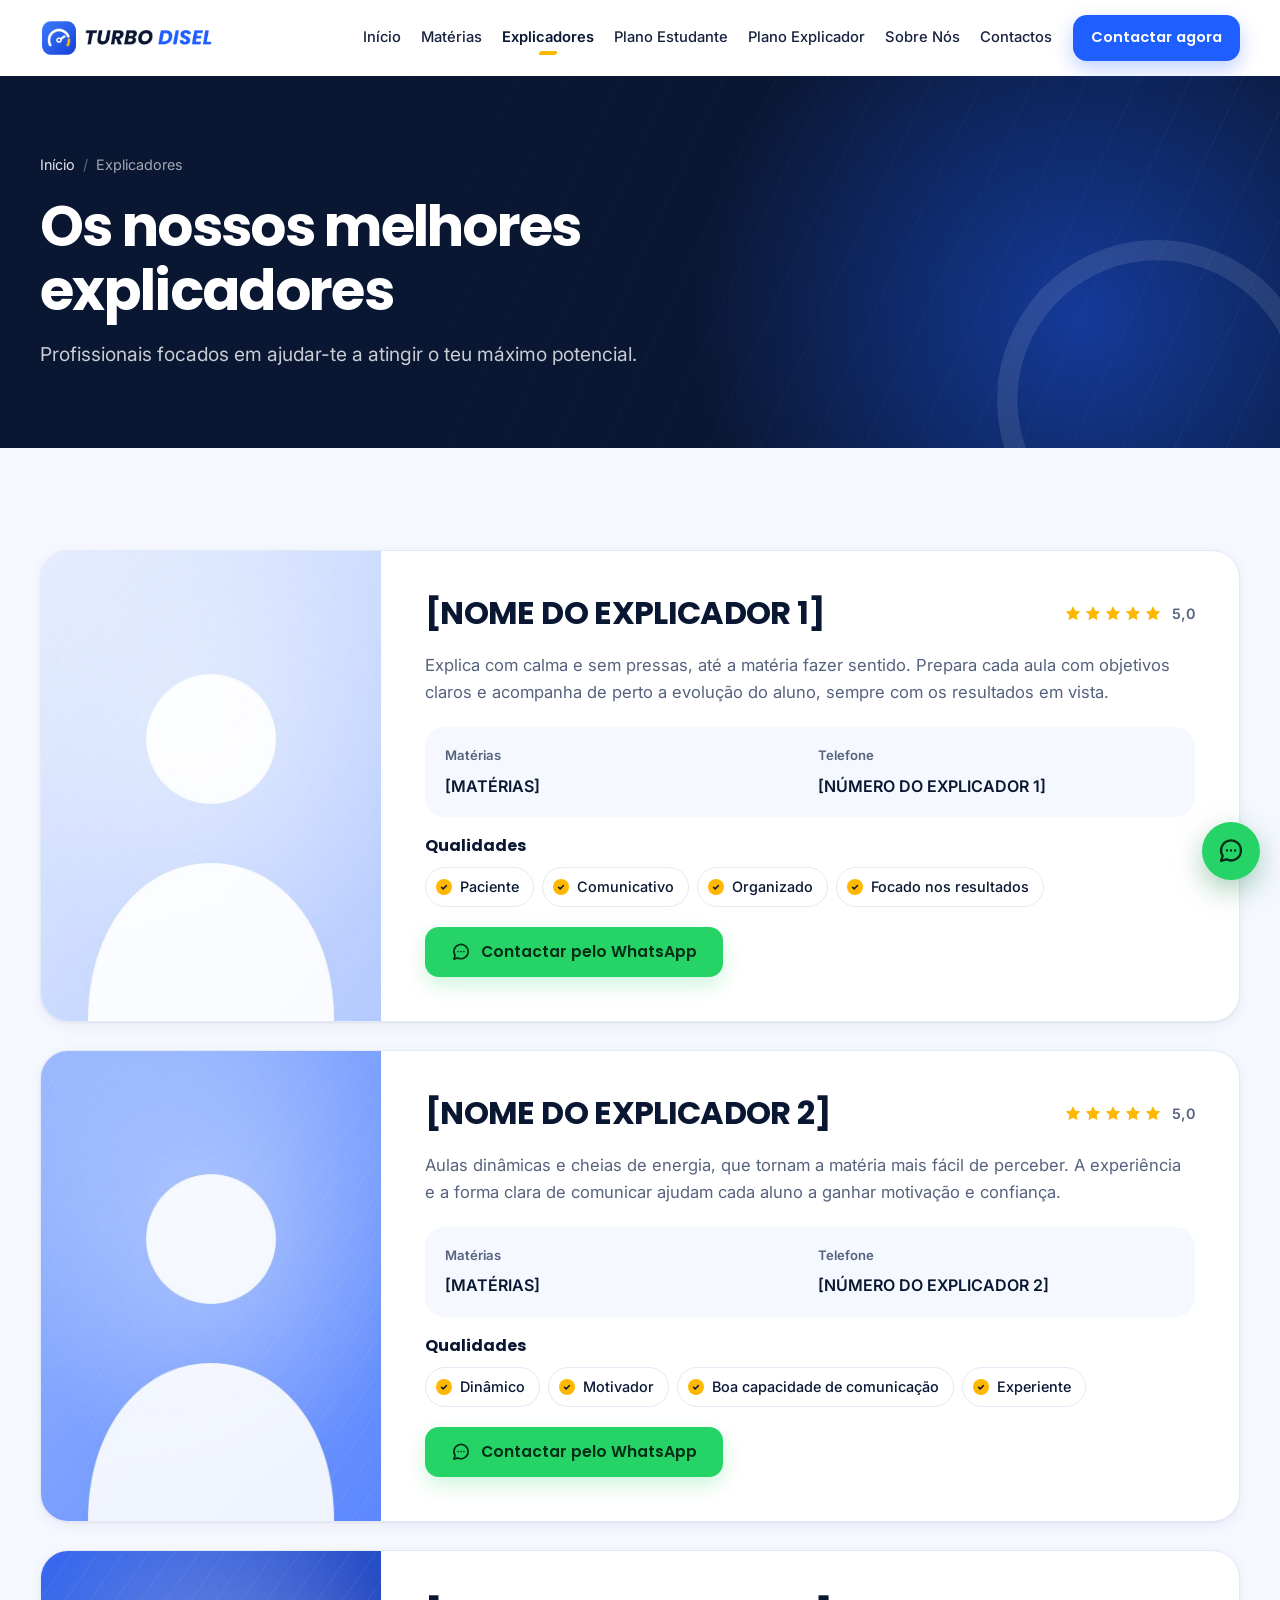
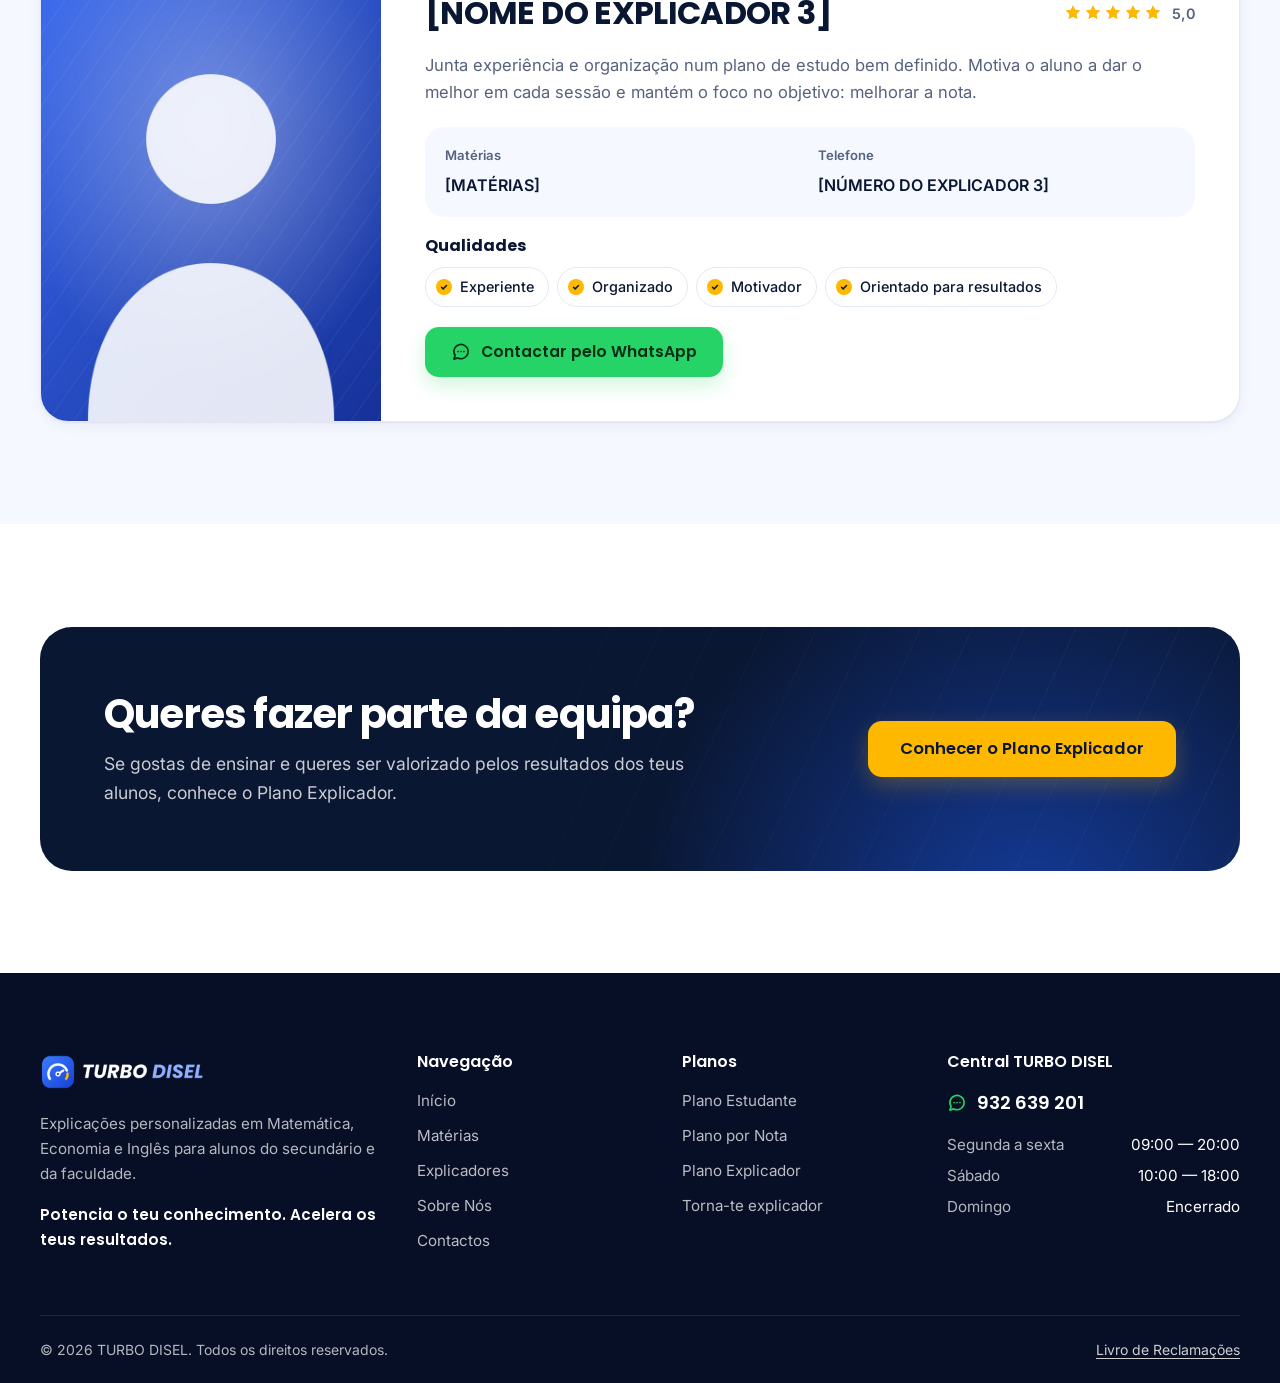
<file: turbo-disel/explicadores.html>
<!DOCTYPE html>
<html lang="pt-PT">
<head>
  <meta charset="UTF-8">
  <meta name="viewport" content="width=device-width, initial-scale=1">
  <title>TURBO DISEL | Os nossos explicadores</title>
  <meta name="description" content="Conhece os explicadores da TURBO DISEL: profissionais de Matemática, Economia e Inglês focados nos resultados dos alunos. Fala com eles pelo WhatsApp.">
  <meta name="theme-color" content="#0A1733">

  <!-- Pré-visualização quando o link é partilhado (WhatsApp, redes sociais) -->
  <meta property="og:type" content="website">
  <meta property="og:site_name" content="TURBO DISEL">
  <meta property="og:locale" content="pt_PT">
  <meta property="og:title" content="TURBO DISEL | Os nossos explicadores">
  <meta property="og:description" content="Conhece os explicadores da TURBO DISEL: profissionais de Matemática, Economia e Inglês focados nos resultados dos alunos. Fala com eles pelo WhatsApp.">

  <link rel="icon" type="image/png" href="images/favicon.png">
  <link rel="apple-touch-icon" href="images/favicon.png">

  <!-- Tipos de letra: Poppins (títulos) e Inter (texto) -->
  <link rel="preconnect" href="https://fonts.googleapis.com">
  <link rel="preconnect" href="https://fonts.gstatic.com" crossorigin>
  <link rel="stylesheet" href="https://fonts.googleapis.com/css2?family=Inter:wght@400;500;600;700&amp;family=Poppins:wght@500;600;700;800&amp;display=swap">

  <link rel="stylesheet" href="css/style.css">
  <script src="js/script.js" defer></script>
</head>
<body>
  <a class="skip-link" href="#conteudo">Saltar para o conteúdo</a>

  <!-- ===================== CABEÇALHO ===================== -->
  <header class="site-header">
    <div class="container site-header__inner">
      <!-- Logo: para alterar, substitui o ficheiro images/logo.png -->
      <a class="brand" href="index.html">
        <img src="images/logo.png" alt="TURBO DISEL — página inicial" width="177" height="40">
      </a>

      <button class="nav-toggle" type="button" aria-controls="menu-principal" aria-expanded="false" aria-label="Abrir menu">
        <span class="nav-toggle__bar"></span>
        <span class="nav-toggle__bar"></span>
        <span class="nav-toggle__bar"></span>
      </button>

      <nav class="nav" id="menu-principal" aria-label="Navegação principal">
        <ul class="nav__list">
          <li><a class="nav__link" href="index.html">Início</a></li>
          <li><a class="nav__link" href="materias.html">Matérias</a></li>
          <li><a class="nav__link" href="explicadores.html" aria-current="page">Explicadores</a></li>
          <li><a class="nav__link" href="plano-estudante.html">Plano Estudante</a></li>
          <li><a class="nav__link" href="plano-explicador.html">Plano Explicador</a></li>
          <li><a class="nav__link" href="sobre.html">Sobre Nós</a></li>
          <li><a class="nav__link" href="contactos.html">Contactos</a></li>
        </ul>
        <a class="btn btn--primary nav__cta" href="contactos.html">Contactar agora</a>
        <a class="btn btn--whatsapp nav__extra" href="https://wa.me/351932639201" data-whatsapp="central" target="_blank" rel="noopener"><svg class="icon" viewBox="0 0 24 24" aria-hidden="true"><path d="M20.5 11.5a8.5 8.5 0 0 1-12.4 7.6L3.5 20.5l1.4-4.4A8.5 8.5 0 1 1 20.5 11.5z"/><path d="M8.5 11.5h.01M12 11.5h.01M15.5 11.5h.01"/></svg> WhatsApp da Central</a>
      </nav>
    </div>
  </header>

  <main id="conteudo">
    <!-- ===================== CABEÇALHO DA PÁGINA ===================== -->
    <section class="page-hero bg-turbo" aria-labelledby="titulo-pagina">
      <div class="container">
        <nav class="breadcrumb" aria-label="Localização">
          <ol>
            <li><a href="index.html">Início</a></li>
            <li aria-current="page">Explicadores</li>
          </ol>
        </nav>
        <h1 class="page-hero__title" id="titulo-pagina">Os nossos melhores explicadores</h1>
        <p class="page-hero__text">Profissionais focados em ajudar-te a atingir o teu máximo potencial.</p>
      </div>
    </section>

    <!-- ===================== PERFIS ===================== -->
    <section class="section section--suave" aria-label="Perfis dos explicadores">
      <div class="container">
        <!-- Os dados de cada explicador (nome, telefone, matérias, qualidades, biografia e avaliação)
             são preenchidos automaticamente a partir do CONFIG, no início de js/script.js.
             As fotografias são images/explicador1.jpg, explicador2.jpg e explicador3.jpg. -->
        <div class="profile-list">
          <!-- EXPLICADOR 1 -->
          <article class="profile" id="explicador-1" data-explicador="1" aria-labelledby="nome-explicador-1" data-reveal>
            <div class="profile__media">
              <img src="images/explicador1.jpg" alt="Fotografia de [NOME DO EXPLICADOR 1]" width="800" height="1000" loading="lazy" data-campo="foto">
            </div>
            <div class="profile__body">
              <div class="profile__head">
                <h2 class="profile__name" id="nome-explicador-1" data-campo="nome">[NOME DO EXPLICADOR 1]</h2>
                <span class="rating"><span class="stars" style="--avaliacao: 5" data-campo="avaliacao" role="img" aria-label="Avaliação: 5,0 em 5"></span><span data-campo="avaliacao-texto" aria-hidden="true">5,0</span></span>
              </div>
              <p class="profile__bio" data-campo="biografia">Explica com calma e sem pressas, até a matéria fazer sentido. Prepara cada aula com objetivos claros e acompanha de perto a evolução do aluno, sempre com os resultados em vista.</p>
              <dl class="profile__meta">
                <div>
                  <dt>Matérias</dt>
                  <dd data-campo="materias">[MATÉRIAS]</dd>
                </div>
                <div>
                  <dt>Telefone</dt>
                  <dd data-campo="telefone">[NÚMERO DO EXPLICADOR 1]</dd>
                </div>
              </dl>
              <div class="profile__qualities">
                <h3>Qualidades</h3>
                <ul class="quality-list" data-campo="qualidades">
                  <li>Paciente</li>
                  <li>Comunicativo</li>
                  <li>Organizado</li>
                  <li>Focado nos resultados</li>
                </ul>
              </div>
              <div class="profile__actions">
                <a class="btn btn--whatsapp" href="https://wa.me/351932639201" data-campo="whatsapp" target="_blank" rel="noopener"><svg class="icon" viewBox="0 0 24 24" aria-hidden="true"><path d="M20.5 11.5a8.5 8.5 0 0 1-12.4 7.6L3.5 20.5l1.4-4.4A8.5 8.5 0 1 1 20.5 11.5z"/><path d="M8.5 11.5h.01M12 11.5h.01M15.5 11.5h.01"/></svg> Contactar pelo WhatsApp</a>
              </div>
            </div>
          </article>
          <!-- EXPLICADOR 2 -->
          <article class="profile" id="explicador-2" data-explicador="2" aria-labelledby="nome-explicador-2" data-reveal>
            <div class="profile__media">
              <img src="images/explicador2.jpg" alt="Fotografia de [NOME DO EXPLICADOR 2]" width="800" height="1000" loading="lazy" data-campo="foto">
            </div>
            <div class="profile__body">
              <div class="profile__head">
                <h2 class="profile__name" id="nome-explicador-2" data-campo="nome">[NOME DO EXPLICADOR 2]</h2>
                <span class="rating"><span class="stars" style="--avaliacao: 5" data-campo="avaliacao" role="img" aria-label="Avaliação: 5,0 em 5"></span><span data-campo="avaliacao-texto" aria-hidden="true">5,0</span></span>
              </div>
              <p class="profile__bio" data-campo="biografia">Aulas dinâmicas e cheias de energia, que tornam a matéria mais fácil de perceber. A experiência e a forma clara de comunicar ajudam cada aluno a ganhar motivação e confiança.</p>
              <dl class="profile__meta">
                <div>
                  <dt>Matérias</dt>
                  <dd data-campo="materias">[MATÉRIAS]</dd>
                </div>
                <div>
                  <dt>Telefone</dt>
                  <dd data-campo="telefone">[NÚMERO DO EXPLICADOR 2]</dd>
                </div>
              </dl>
              <div class="profile__qualities">
                <h3>Qualidades</h3>
                <ul class="quality-list" data-campo="qualidades">
                  <li>Dinâmico</li>
                  <li>Motivador</li>
                  <li>Boa capacidade de comunicação</li>
                  <li>Experiente</li>
                </ul>
              </div>
              <div class="profile__actions">
                <a class="btn btn--whatsapp" href="https://wa.me/351932639201" data-campo="whatsapp" target="_blank" rel="noopener"><svg class="icon" viewBox="0 0 24 24" aria-hidden="true"><path d="M20.5 11.5a8.5 8.5 0 0 1-12.4 7.6L3.5 20.5l1.4-4.4A8.5 8.5 0 1 1 20.5 11.5z"/><path d="M8.5 11.5h.01M12 11.5h.01M15.5 11.5h.01"/></svg> Contactar pelo WhatsApp</a>
              </div>
            </div>
          </article>
          <!-- EXPLICADOR 3 -->
          <article class="profile" id="explicador-3" data-explicador="3" aria-labelledby="nome-explicador-3" data-reveal>
            <div class="profile__media">
              <img src="images/explicador3.jpg" alt="Fotografia de [NOME DO EXPLICADOR 3]" width="800" height="1000" loading="lazy" data-campo="foto">
            </div>
            <div class="profile__body">
              <div class="profile__head">
                <h2 class="profile__name" id="nome-explicador-3" data-campo="nome">[NOME DO EXPLICADOR 3]</h2>
                <span class="rating"><span class="stars" style="--avaliacao: 5" data-campo="avaliacao" role="img" aria-label="Avaliação: 5,0 em 5"></span><span data-campo="avaliacao-texto" aria-hidden="true">5,0</span></span>
              </div>
              <p class="profile__bio" data-campo="biografia">Junta experiência e organização num plano de estudo bem definido. Motiva o aluno a dar o melhor em cada sessão e mantém o foco no objetivo: melhorar a nota.</p>
              <dl class="profile__meta">
                <div>
                  <dt>Matérias</dt>
                  <dd data-campo="materias">[MATÉRIAS]</dd>
                </div>
                <div>
                  <dt>Telefone</dt>
                  <dd data-campo="telefone">[NÚMERO DO EXPLICADOR 3]</dd>
                </div>
              </dl>
              <div class="profile__qualities">
                <h3>Qualidades</h3>
                <ul class="quality-list" data-campo="qualidades">
                  <li>Experiente</li>
                  <li>Organizado</li>
                  <li>Motivador</li>
                  <li>Orientado para resultados</li>
                </ul>
              </div>
              <div class="profile__actions">
                <a class="btn btn--whatsapp" href="https://wa.me/351932639201" data-campo="whatsapp" target="_blank" rel="noopener"><svg class="icon" viewBox="0 0 24 24" aria-hidden="true"><path d="M20.5 11.5a8.5 8.5 0 0 1-12.4 7.6L3.5 20.5l1.4-4.4A8.5 8.5 0 1 1 20.5 11.5z"/><path d="M8.5 11.5h.01M12 11.5h.01M15.5 11.5h.01"/></svg> Contactar pelo WhatsApp</a>
              </div>
            </div>
          </article>
        </div>
      </div>
    </section>

    <!-- ===================== CHAMADA PARA A AÇÃO ===================== -->
    <section class="section" aria-labelledby="titulo-cta">
      <div class="container">
        <div class="cta-panel bg-turbo" data-reveal>
          <div>
            <h2 id="titulo-cta">Queres fazer parte da equipa?</h2>
            <p>Se gostas de ensinar e queres ser valorizado pelos resultados dos teus alunos, conhece o Plano Explicador.</p>
          </div>
          <div class="cta-panel__actions">
            <a class="btn btn--gold btn--lg" href="plano-explicador.html">Conhecer o Plano Explicador</a>
          </div>
        </div>
      </div>
    </section>
  </main>

  <!-- ===================== RODAPÉ ===================== -->
  <footer class="site-footer">
    <div class="container">
      <div class="footer__grid">
        <div class="footer__brand">
          <!-- Logo para fundo escuro: images/logo-branco.png -->
          <img src="images/logo-branco.png" alt="TURBO DISEL" width="168" height="38">
          <p>Explicações personalizadas em Matemática, Economia e Inglês para alunos do secundário e da faculdade.</p>
          <p class="footer__slogan">Potencia o teu conhecimento. Acelera os teus resultados.</p>
        </div>

        <nav aria-label="Páginas do site">
          <h2 class="footer__title">Navegação</h2>
          <ul class="footer__links">
            <li><a href="index.html">Início</a></li>
            <li><a href="materias.html">Matérias</a></li>
            <li><a href="explicadores.html">Explicadores</a></li>
            <li><a href="sobre.html">Sobre Nós</a></li>
            <li><a href="contactos.html">Contactos</a></li>
          </ul>
        </nav>

        <div>
          <h2 class="footer__title">Planos</h2>
          <ul class="footer__links">
            <li><a href="plano-estudante.html">Plano Estudante</a></li>
            <li><a href="plano-estudante.html#plano-nota">Plano por Nota</a></li>
            <li><a href="plano-explicador.html">Plano Explicador</a></li>
            <li><a href="plano-explicador.html#beneficios">Torna-te explicador</a></li>
          </ul>
        </div>

        <div class="footer__contact">
          <h2 class="footer__title">Central TURBO DISEL</h2>
          <a class="footer__phone" href="https://wa.me/351932639201" data-whatsapp="central" target="_blank" rel="noopener"><svg class="icon" viewBox="0 0 24 24" aria-hidden="true"><path d="M20.5 11.5a8.5 8.5 0 0 1-12.4 7.6L3.5 20.5l1.4-4.4A8.5 8.5 0 1 1 20.5 11.5z"/><path d="M8.5 11.5h.01M12 11.5h.01M15.5 11.5h.01"/></svg> <span data-central-telefone>932 639 201</span></a>
          <dl class="footer__hours">
            <div><dt>Segunda a sexta</dt><dd data-horario="semana">09:00 — 20:00</dd></div>
            <div><dt>Sábado</dt><dd data-horario="sabado">10:00 — 18:00</dd></div>
            <div><dt>Domingo</dt><dd data-horario="domingo">Encerrado</dd></div>
          </dl>
        </div>
      </div>

      <div class="footer__bottom">
        <p>© <span data-ano>2026</span> TURBO DISEL. Todos os direitos reservados.</p>
        <a href="https://www.livroreclamacoes.pt/" target="_blank" rel="noopener">Livro de Reclamações</a>
      </div>
    </div>
  </footer>

  <!-- Botão flutuante do WhatsApp (central) -->
  <a class="whatsapp-fab" href="https://wa.me/351932639201" data-whatsapp="central" target="_blank" rel="noopener" aria-label="Falar com a Central TURBO DISEL no WhatsApp"><svg class="icon" viewBox="0 0 24 24" aria-hidden="true"><path d="M20.5 11.5a8.5 8.5 0 0 1-12.4 7.6L3.5 20.5l1.4-4.4A8.5 8.5 0 1 1 20.5 11.5z"/><path d="M8.5 11.5h.01M12 11.5h.01M15.5 11.5h.01"/></svg></a>
</body>
</html>
</file>
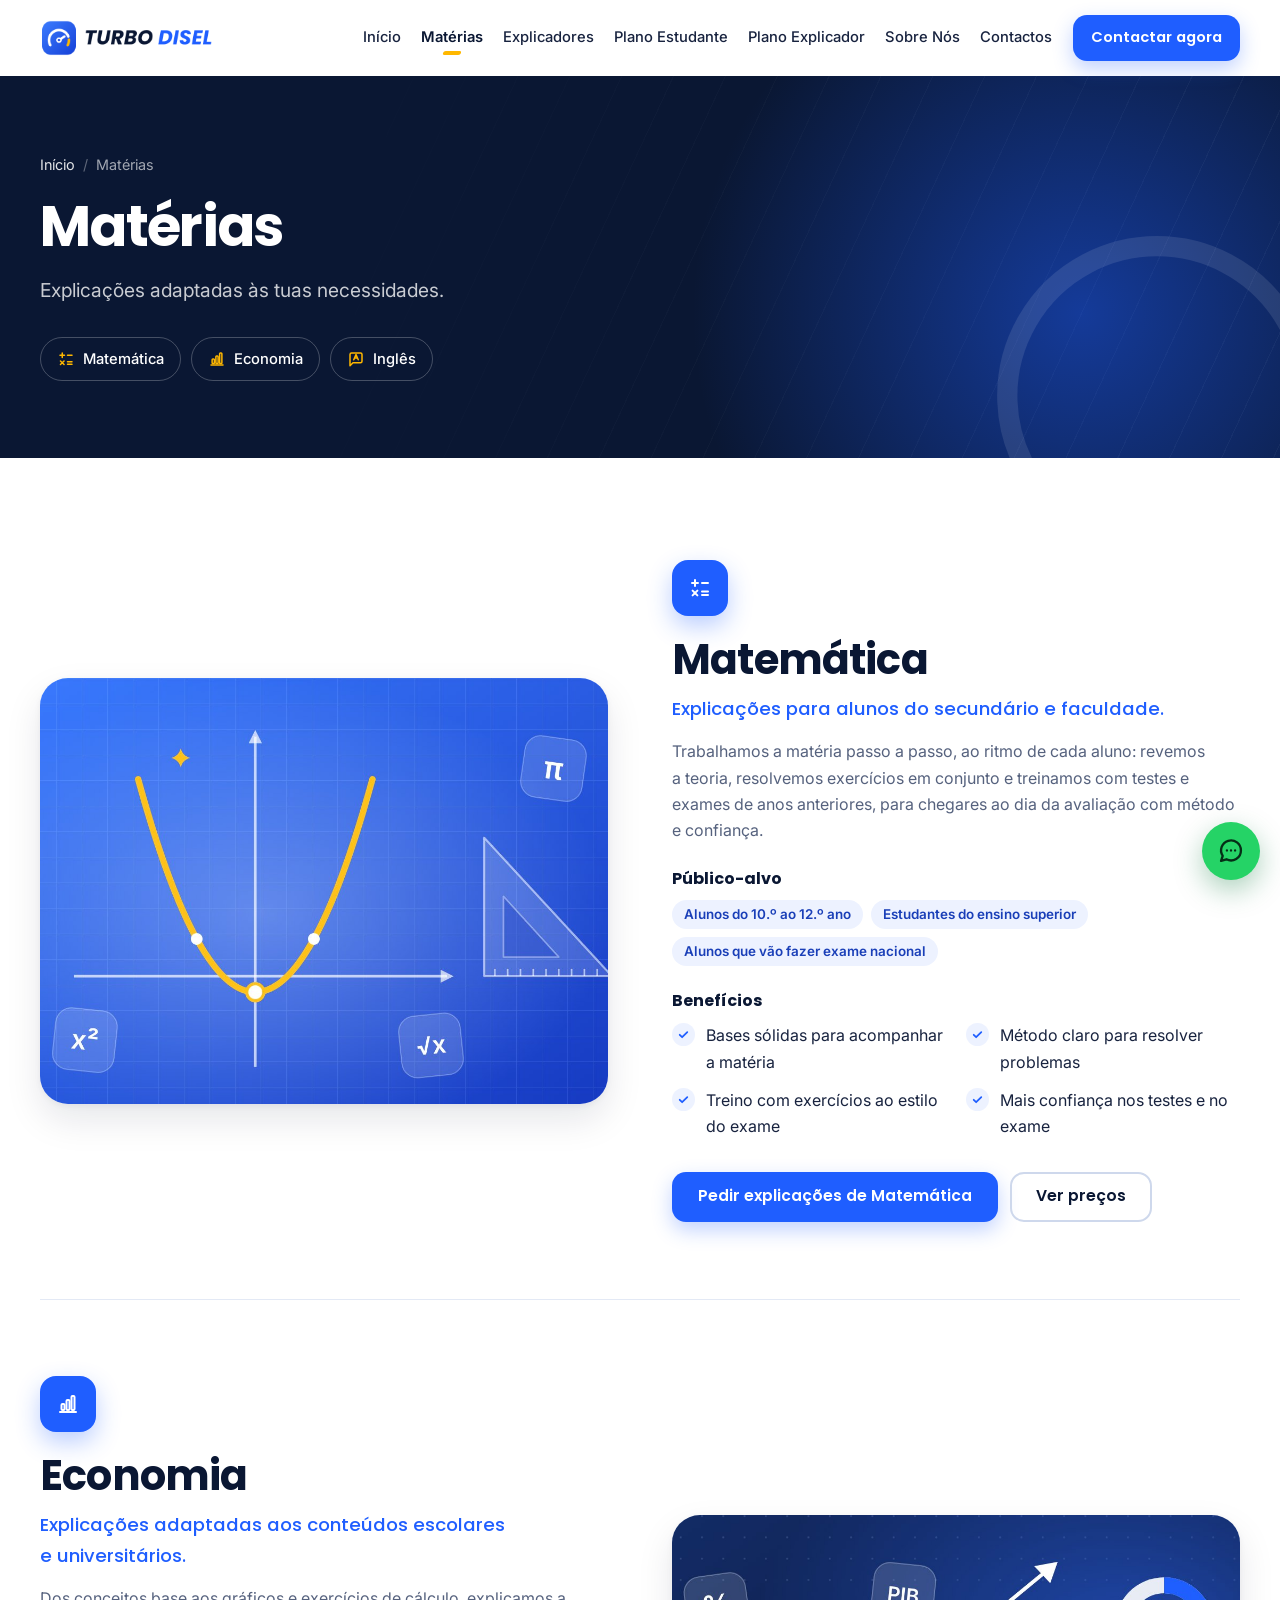
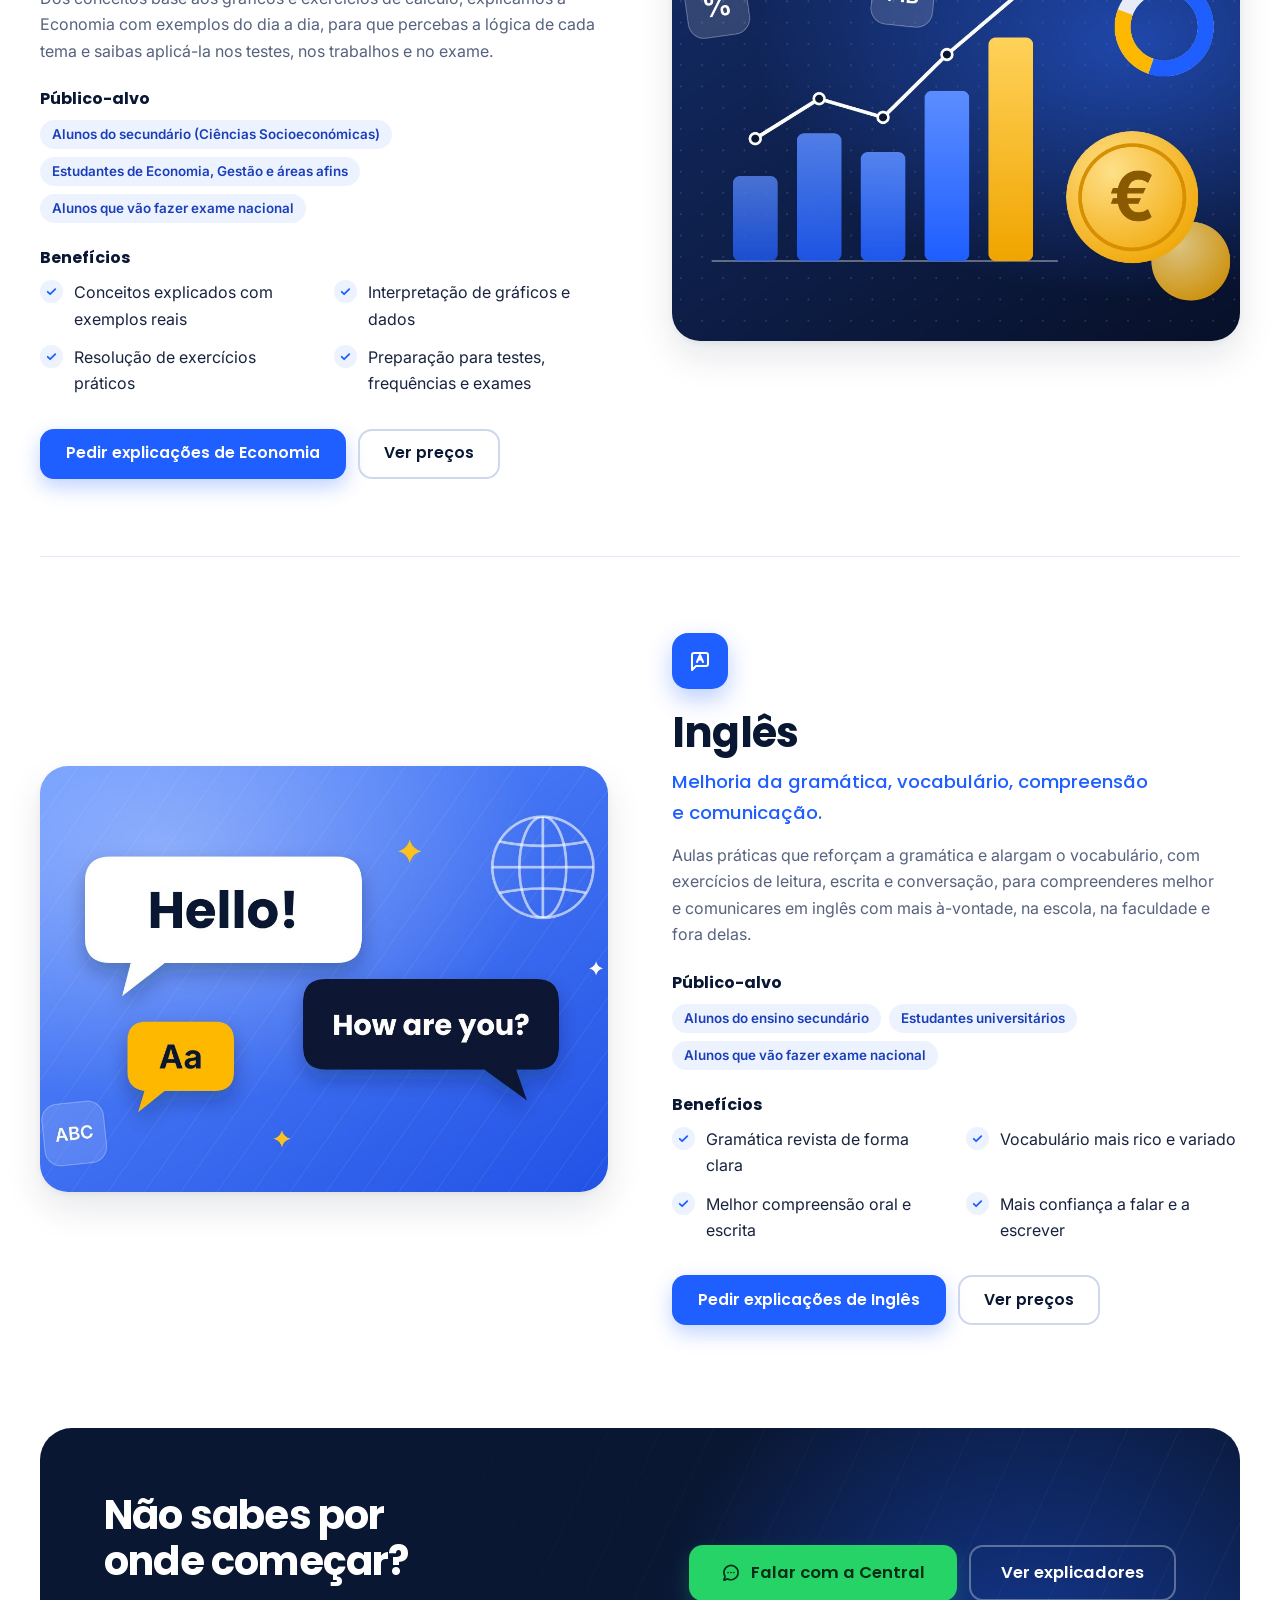
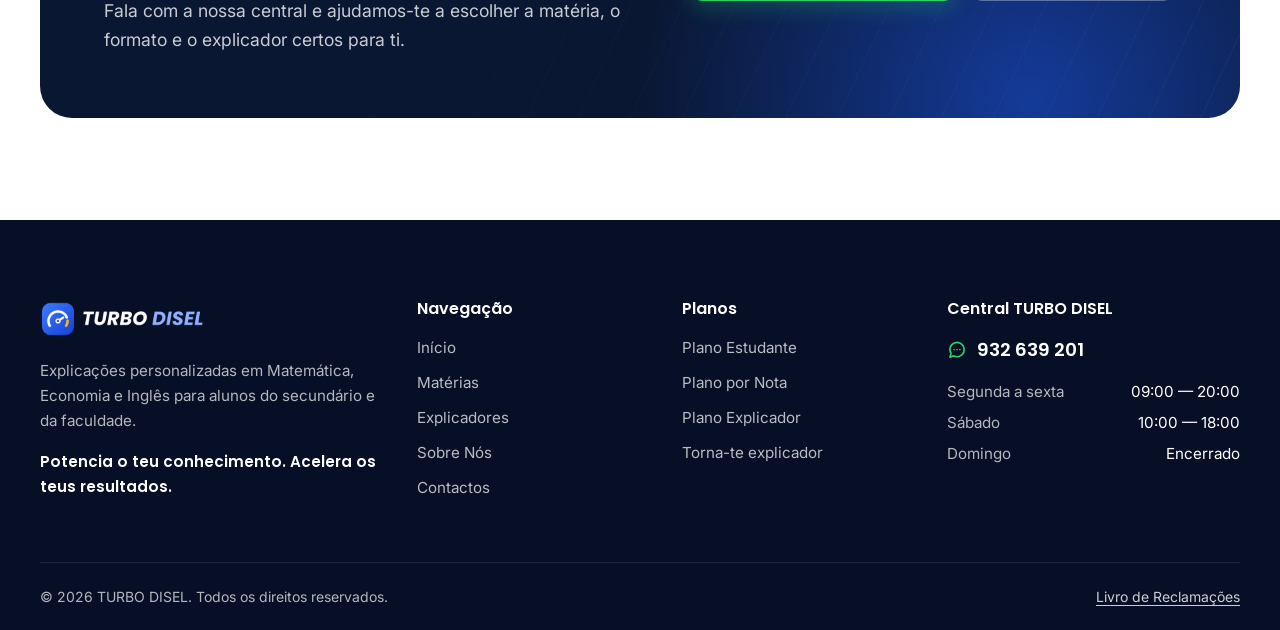
<file: turbo-disel/materias.html>
<!DOCTYPE html>
<html lang="pt-PT">
<head>
  <meta charset="UTF-8">
  <meta name="viewport" content="width=device-width, initial-scale=1">
  <title>TURBO DISEL | Matérias: Matemática, Economia e Inglês</title>
  <meta name="description" content="Explicações de Matemática, Economia e Inglês para o ensino secundário e universitário. Conhece a descrição, o público-alvo e os benefícios de cada matéria.">
  <meta name="theme-color" content="#0A1733">

  <!-- Pré-visualização quando o link é partilhado (WhatsApp, redes sociais) -->
  <meta property="og:type" content="website">
  <meta property="og:site_name" content="TURBO DISEL">
  <meta property="og:locale" content="pt_PT">
  <meta property="og:title" content="TURBO DISEL | Matérias: Matemática, Economia e Inglês">
  <meta property="og:description" content="Explicações de Matemática, Economia e Inglês para o ensino secundário e universitário. Conhece a descrição, o público-alvo e os benefícios de cada matéria.">

  <link rel="icon" type="image/png" href="images/favicon.png">
  <link rel="apple-touch-icon" href="images/favicon.png">

  <!-- Tipos de letra: Poppins (títulos) e Inter (texto) -->
  <link rel="preconnect" href="https://fonts.googleapis.com">
  <link rel="preconnect" href="https://fonts.gstatic.com" crossorigin>
  <link rel="stylesheet" href="https://fonts.googleapis.com/css2?family=Inter:wght@400;500;600;700&amp;family=Poppins:wght@500;600;700;800&amp;display=swap">

  <link rel="stylesheet" href="css/style.css">
  <script src="js/script.js" defer></script>
</head>
<body>
  <a class="skip-link" href="#conteudo">Saltar para o conteúdo</a>

  <!-- ===================== CABEÇALHO ===================== -->
  <header class="site-header">
    <div class="container site-header__inner">
      <!-- Logo: para alterar, substitui o ficheiro images/logo.png -->
      <a class="brand" href="index.html">
        <img src="images/logo.png" alt="TURBO DISEL — página inicial" width="177" height="40">
      </a>

      <button class="nav-toggle" type="button" aria-controls="menu-principal" aria-expanded="false" aria-label="Abrir menu">
        <span class="nav-toggle__bar"></span>
        <span class="nav-toggle__bar"></span>
        <span class="nav-toggle__bar"></span>
      </button>

      <nav class="nav" id="menu-principal" aria-label="Navegação principal">
        <ul class="nav__list">
          <li><a class="nav__link" href="index.html">Início</a></li>
          <li><a class="nav__link" href="materias.html" aria-current="page">Matérias</a></li>
          <li><a class="nav__link" href="explicadores.html">Explicadores</a></li>
          <li><a class="nav__link" href="plano-estudante.html">Plano Estudante</a></li>
          <li><a class="nav__link" href="plano-explicador.html">Plano Explicador</a></li>
          <li><a class="nav__link" href="sobre.html">Sobre Nós</a></li>
          <li><a class="nav__link" href="contactos.html">Contactos</a></li>
        </ul>
        <a class="btn btn--primary nav__cta" href="contactos.html">Contactar agora</a>
        <a class="btn btn--whatsapp nav__extra" href="https://wa.me/351932639201" data-whatsapp="central" target="_blank" rel="noopener"><svg class="icon" viewBox="0 0 24 24" aria-hidden="true"><path d="M20.5 11.5a8.5 8.5 0 0 1-12.4 7.6L3.5 20.5l1.4-4.4A8.5 8.5 0 1 1 20.5 11.5z"/><path d="M8.5 11.5h.01M12 11.5h.01M15.5 11.5h.01"/></svg> WhatsApp da Central</a>
      </nav>
    </div>
  </header>

  <main id="conteudo">
    <!-- ===================== CABEÇALHO DA PÁGINA ===================== -->
    <section class="page-hero bg-turbo" aria-labelledby="titulo-pagina">
      <div class="container">
        <nav class="breadcrumb" aria-label="Localização">
          <ol>
            <li><a href="index.html">Início</a></li>
            <li aria-current="page">Matérias</li>
          </ol>
        </nav>
        <h1 class="page-hero__title" id="titulo-pagina">Matérias</h1>
        <p class="page-hero__text">Explicações adaptadas às tuas necessidades.</p>
        <ul class="page-hero__links">
          <li><a class="pill-link" href="#matematica"><svg class="icon" viewBox="0 0 24 24" aria-hidden="true"><path d="M7 4v6M4 7h6M14 7h6M4.6 14.6l4.8 4.8M9.4 14.6l-4.8 4.8M14 15.5h6M14 19h6"/></svg> Matemática</a></li>
          <li><a class="pill-link" href="#economia"><svg class="icon" viewBox="0 0 24 24" aria-hidden="true"><path d="M4 20h16"/><rect x="5.5" y="12" width="3" height="6" rx="1"/><rect x="10.5" y="8" width="3" height="10" rx="1"/><rect x="15.5" y="4" width="3" height="14" rx="1"/></svg> Economia</a></li>
          <li><a class="pill-link" href="#ingles"><svg class="icon" viewBox="0 0 24 24" aria-hidden="true"><path d="M20 15a2 2 0 0 1-2 2H8l-4 4V6a2 2 0 0 1 2-2h12a2 2 0 0 1 2 2z"/><path d="M9 13l3-7 3 7M10.1 10.5h3.8"/></svg> Inglês</a></li>
        </ul>
      </div>
    </section>

    <!-- ===================== MATÉRIAS ===================== -->
    <div class="section">
      <div class="container">
        <!-- MATEMÁTICA -->
        <section class="subject-section" id="matematica" aria-labelledby="titulo-matematica">
          <div class="subject-section__media" data-reveal>
            <img src="images/matematica.jpg" alt="Ilustração de uma parábola num referencial cartesiano, com um esquadro e símbolos matemáticos" width="1200" height="800" loading="lazy">
          </div>
          <div class="subject-section__content" data-reveal>
            <div class="subject-section__icon"><svg class="icon" viewBox="0 0 24 24" aria-hidden="true"><path d="M7 4v6M4 7h6M14 7h6M4.6 14.6l4.8 4.8M9.4 14.6l-4.8 4.8M14 15.5h6M14 19h6"/></svg></div>
            <h2 id="titulo-matematica">Matemática</h2>
            <p class="subject-section__lead">Explicações para alunos do secundário e faculdade.</p>
            <p class="subject-section__text">Trabalhamos a matéria passo a passo, ao ritmo de cada aluno: revemos a teoria, resolvemos exercícios em conjunto e treinamos com testes e exames de anos anteriores, para chegares ao dia da avaliação com método e confiança.</p>
            <div class="info-block">
              <h3>Público-alvo</h3>
              <ul class="chip-list">
                <li class="chip">Alunos do 10.º ao 12.º ano</li>
                <li class="chip">Estudantes do ensino superior</li>
                <li class="chip">Alunos que vão fazer exame nacional</li>
              </ul>
            </div>
            <div class="info-block">
              <h3>Benefícios</h3>
              <ul class="check-list">
                <li>Bases sólidas para acompanhar a matéria</li>
                <li>Método claro para resolver problemas</li>
                <li>Treino com exercícios ao estilo do exame</li>
                <li>Mais confiança nos testes e no exame</li>
              </ul>
            </div>
            <div class="subject-section__actions">
              <a class="btn btn--primary" href="contactos.html?materia=matematica#formulario">Pedir explicações de Matemática</a>
              <a class="btn btn--outline" href="plano-estudante.html">Ver preços</a>
            </div>
          </div>
        </section>

        <!-- ECONOMIA -->
        <section class="subject-section subject-section--invertida" id="economia" aria-labelledby="titulo-economia">
          <div class="subject-section__media" data-reveal>
            <img src="images/economia.jpg" alt="Ilustração de um gráfico de barras em crescimento, uma moeda de euro e um gráfico circular" width="1200" height="800" loading="lazy">
          </div>
          <div class="subject-section__content" data-reveal>
            <div class="subject-section__icon"><svg class="icon" viewBox="0 0 24 24" aria-hidden="true"><path d="M4 20h16"/><rect x="5.5" y="12" width="3" height="6" rx="1"/><rect x="10.5" y="8" width="3" height="10" rx="1"/><rect x="15.5" y="4" width="3" height="14" rx="1"/></svg></div>
            <h2 id="titulo-economia">Economia</h2>
            <p class="subject-section__lead">Explicações adaptadas aos conteúdos escolares e universitários.</p>
            <p class="subject-section__text">Dos conceitos base aos gráficos e exercícios de cálculo, explicamos a Economia com exemplos do dia a dia, para que percebas a lógica de cada tema e saibas aplicá-la nos testes, nos trabalhos e no exame.</p>
            <div class="info-block">
              <h3>Público-alvo</h3>
              <ul class="chip-list">
                <li class="chip">Alunos do secundário (Ciências Socioeconómicas)</li>
                <li class="chip">Estudantes de Economia, Gestão e áreas afins</li>
                <li class="chip">Alunos que vão fazer exame nacional</li>
              </ul>
            </div>
            <div class="info-block">
              <h3>Benefícios</h3>
              <ul class="check-list">
                <li>Conceitos explicados com exemplos reais</li>
                <li>Interpretação de gráficos e dados</li>
                <li>Resolução de exercícios práticos</li>
                <li>Preparação para testes, frequências e exames</li>
              </ul>
            </div>
            <div class="subject-section__actions">
              <a class="btn btn--primary" href="contactos.html?materia=economia#formulario">Pedir explicações de Economia</a>
              <a class="btn btn--outline" href="plano-estudante.html">Ver preços</a>
            </div>
          </div>
        </section>

        <!-- INGLÊS -->
        <section class="subject-section" id="ingles" aria-labelledby="titulo-ingles">
          <div class="subject-section__media" data-reveal>
            <img src="images/ingles.jpg" alt="Ilustração de balões de conversa com as frases Hello! e How are you?" width="1200" height="800" loading="lazy">
          </div>
          <div class="subject-section__content" data-reveal>
            <div class="subject-section__icon"><svg class="icon" viewBox="0 0 24 24" aria-hidden="true"><path d="M20 15a2 2 0 0 1-2 2H8l-4 4V6a2 2 0 0 1 2-2h12a2 2 0 0 1 2 2z"/><path d="M9 13l3-7 3 7M10.1 10.5h3.8"/></svg></div>
            <h2 id="titulo-ingles">Inglês</h2>
            <p class="subject-section__lead">Melhoria da gramática, vocabulário, compreensão e comunicação.</p>
            <p class="subject-section__text">Aulas práticas que reforçam a gramática e alargam o vocabulário, com exercícios de leitura, escrita e conversação, para compreenderes melhor e comunicares em inglês com mais à-vontade, na escola, na faculdade e fora delas.</p>
            <div class="info-block">
              <h3>Público-alvo</h3>
              <ul class="chip-list">
                <li class="chip">Alunos do ensino secundário</li>
                <li class="chip">Estudantes universitários</li>
                <li class="chip">Alunos que vão fazer exame nacional</li>
              </ul>
            </div>
            <div class="info-block">
              <h3>Benefícios</h3>
              <ul class="check-list">
                <li>Gramática revista de forma clara</li>
                <li>Vocabulário mais rico e variado</li>
                <li>Melhor compreensão oral e escrita</li>
                <li>Mais confiança a falar e a escrever</li>
              </ul>
            </div>
            <div class="subject-section__actions">
              <a class="btn btn--primary" href="contactos.html?materia=ingles#formulario">Pedir explicações de Inglês</a>
              <a class="btn btn--outline" href="plano-estudante.html">Ver preços</a>
            </div>
          </div>
        </section>
      </div>
    </div>

    <!-- ===================== CHAMADA PARA A AÇÃO ===================== -->
    <section class="section section--sem-topo" aria-labelledby="titulo-cta">
      <div class="container">
        <div class="cta-panel bg-turbo" data-reveal>
          <div>
            <h2 id="titulo-cta">Não sabes por onde começar?</h2>
            <p>Fala com a nossa central e ajudamos-te a escolher a matéria, o formato e o explicador certos para ti.</p>
          </div>
          <div class="cta-panel__actions">
            <a class="btn btn--whatsapp btn--lg" href="https://wa.me/351932639201" data-whatsapp="central" target="_blank" rel="noopener"><svg class="icon" viewBox="0 0 24 24" aria-hidden="true"><path d="M20.5 11.5a8.5 8.5 0 0 1-12.4 7.6L3.5 20.5l1.4-4.4A8.5 8.5 0 1 1 20.5 11.5z"/><path d="M8.5 11.5h.01M12 11.5h.01M15.5 11.5h.01"/></svg> Falar com a Central</a>
            <a class="btn btn--ghost btn--lg" href="explicadores.html">Ver explicadores</a>
          </div>
        </div>
      </div>
    </section>
  </main>

  <!-- ===================== RODAPÉ ===================== -->
  <footer class="site-footer">
    <div class="container">
      <div class="footer__grid">
        <div class="footer__brand">
          <!-- Logo para fundo escuro: images/logo-branco.png -->
          <img src="images/logo-branco.png" alt="TURBO DISEL" width="168" height="38">
          <p>Explicações personalizadas em Matemática, Economia e Inglês para alunos do secundário e da faculdade.</p>
          <p class="footer__slogan">Potencia o teu conhecimento. Acelera os teus resultados.</p>
        </div>

        <nav aria-label="Páginas do site">
          <h2 class="footer__title">Navegação</h2>
          <ul class="footer__links">
            <li><a href="index.html">Início</a></li>
            <li><a href="materias.html">Matérias</a></li>
            <li><a href="explicadores.html">Explicadores</a></li>
            <li><a href="sobre.html">Sobre Nós</a></li>
            <li><a href="contactos.html">Contactos</a></li>
          </ul>
        </nav>

        <div>
          <h2 class="footer__title">Planos</h2>
          <ul class="footer__links">
            <li><a href="plano-estudante.html">Plano Estudante</a></li>
            <li><a href="plano-estudante.html#plano-nota">Plano por Nota</a></li>
            <li><a href="plano-explicador.html">Plano Explicador</a></li>
            <li><a href="plano-explicador.html#beneficios">Torna-te explicador</a></li>
          </ul>
        </div>

        <div class="footer__contact">
          <h2 class="footer__title">Central TURBO DISEL</h2>
          <a class="footer__phone" href="https://wa.me/351932639201" data-whatsapp="central" target="_blank" rel="noopener"><svg class="icon" viewBox="0 0 24 24" aria-hidden="true"><path d="M20.5 11.5a8.5 8.5 0 0 1-12.4 7.6L3.5 20.5l1.4-4.4A8.5 8.5 0 1 1 20.5 11.5z"/><path d="M8.5 11.5h.01M12 11.5h.01M15.5 11.5h.01"/></svg> <span data-central-telefone>932 639 201</span></a>
          <dl class="footer__hours">
            <div><dt>Segunda a sexta</dt><dd data-horario="semana">09:00 — 20:00</dd></div>
            <div><dt>Sábado</dt><dd data-horario="sabado">10:00 — 18:00</dd></div>
            <div><dt>Domingo</dt><dd data-horario="domingo">Encerrado</dd></div>
          </dl>
        </div>
      </div>

      <div class="footer__bottom">
        <p>© <span data-ano>2026</span> TURBO DISEL. Todos os direitos reservados.</p>
        <a href="https://www.livroreclamacoes.pt/" target="_blank" rel="noopener">Livro de Reclamações</a>
      </div>
    </div>
  </footer>

  <!-- Botão flutuante do WhatsApp (central) -->
  <a class="whatsapp-fab" href="https://wa.me/351932639201" data-whatsapp="central" target="_blank" rel="noopener" aria-label="Falar com a Central TURBO DISEL no WhatsApp"><svg class="icon" viewBox="0 0 24 24" aria-hidden="true"><path d="M20.5 11.5a8.5 8.5 0 0 1-12.4 7.6L3.5 20.5l1.4-4.4A8.5 8.5 0 1 1 20.5 11.5z"/><path d="M8.5 11.5h.01M12 11.5h.01M15.5 11.5h.01"/></svg></a>
</body>
</html>
</file>
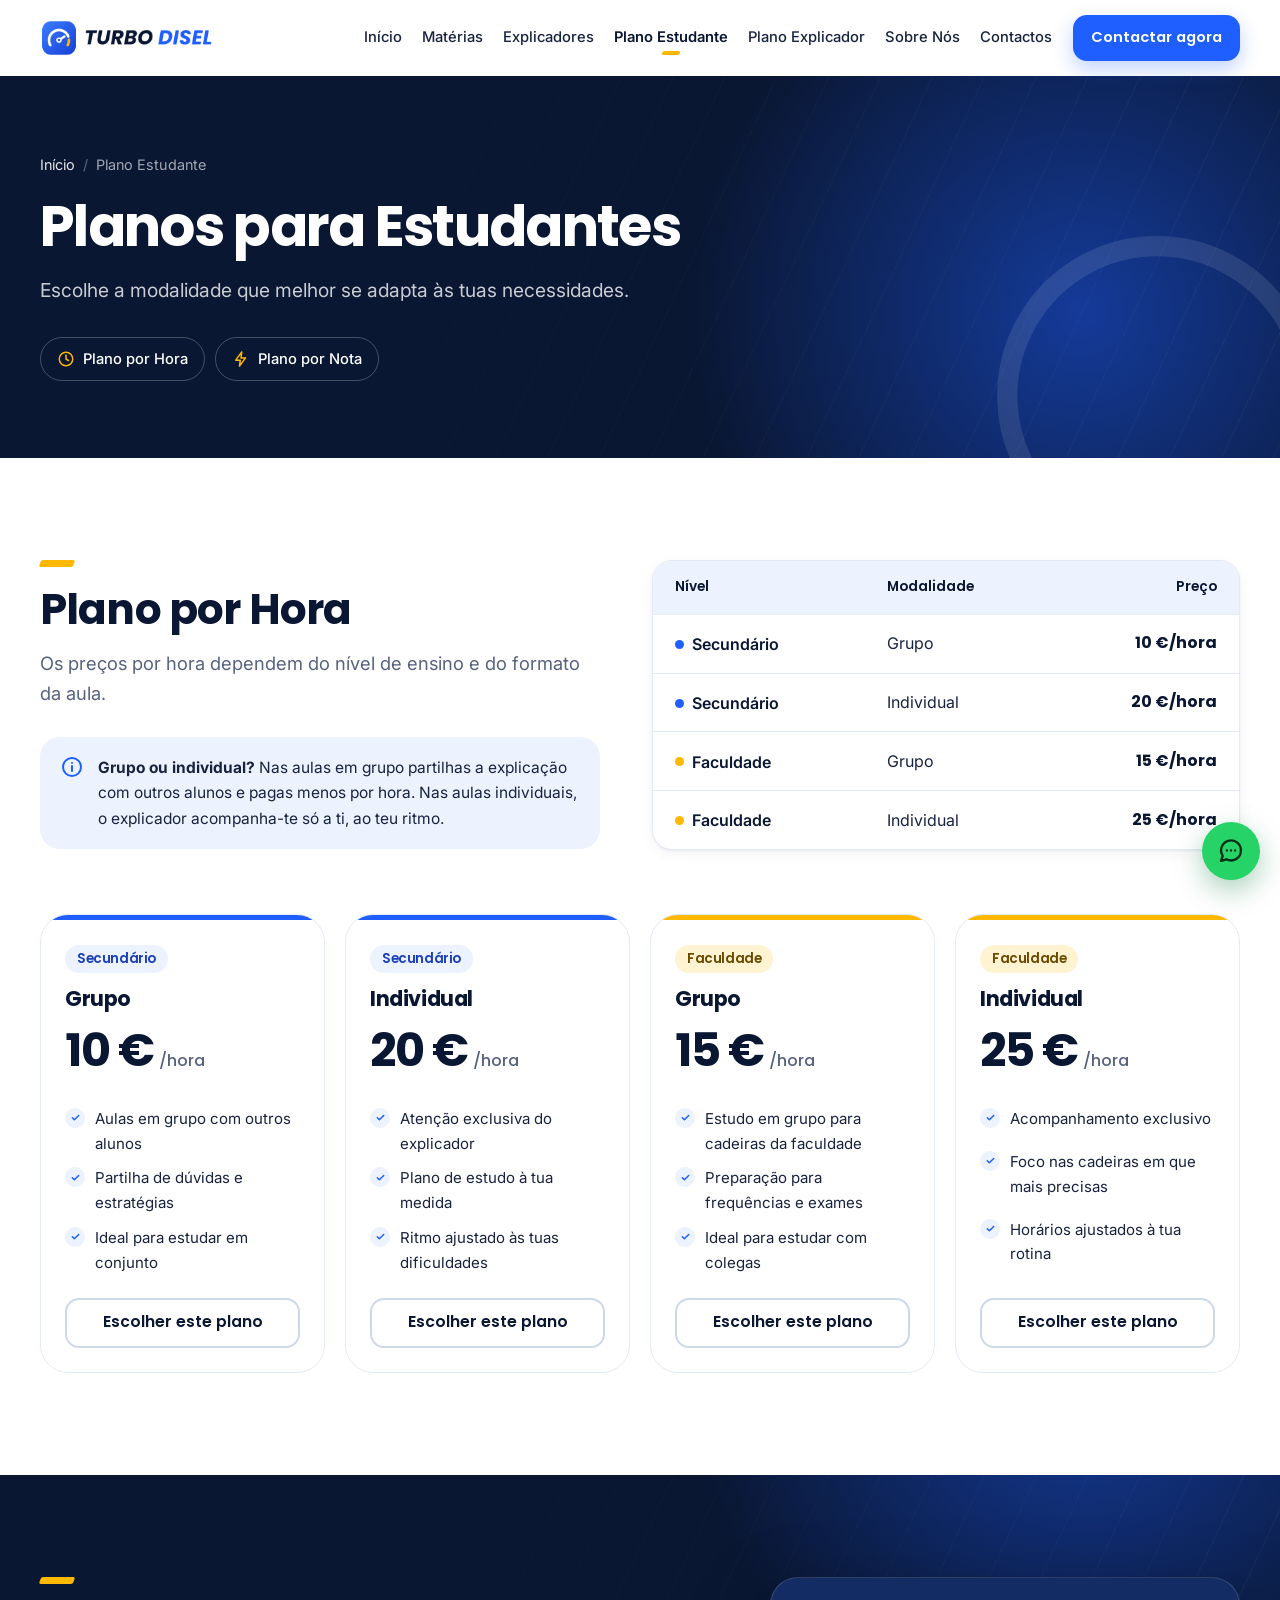
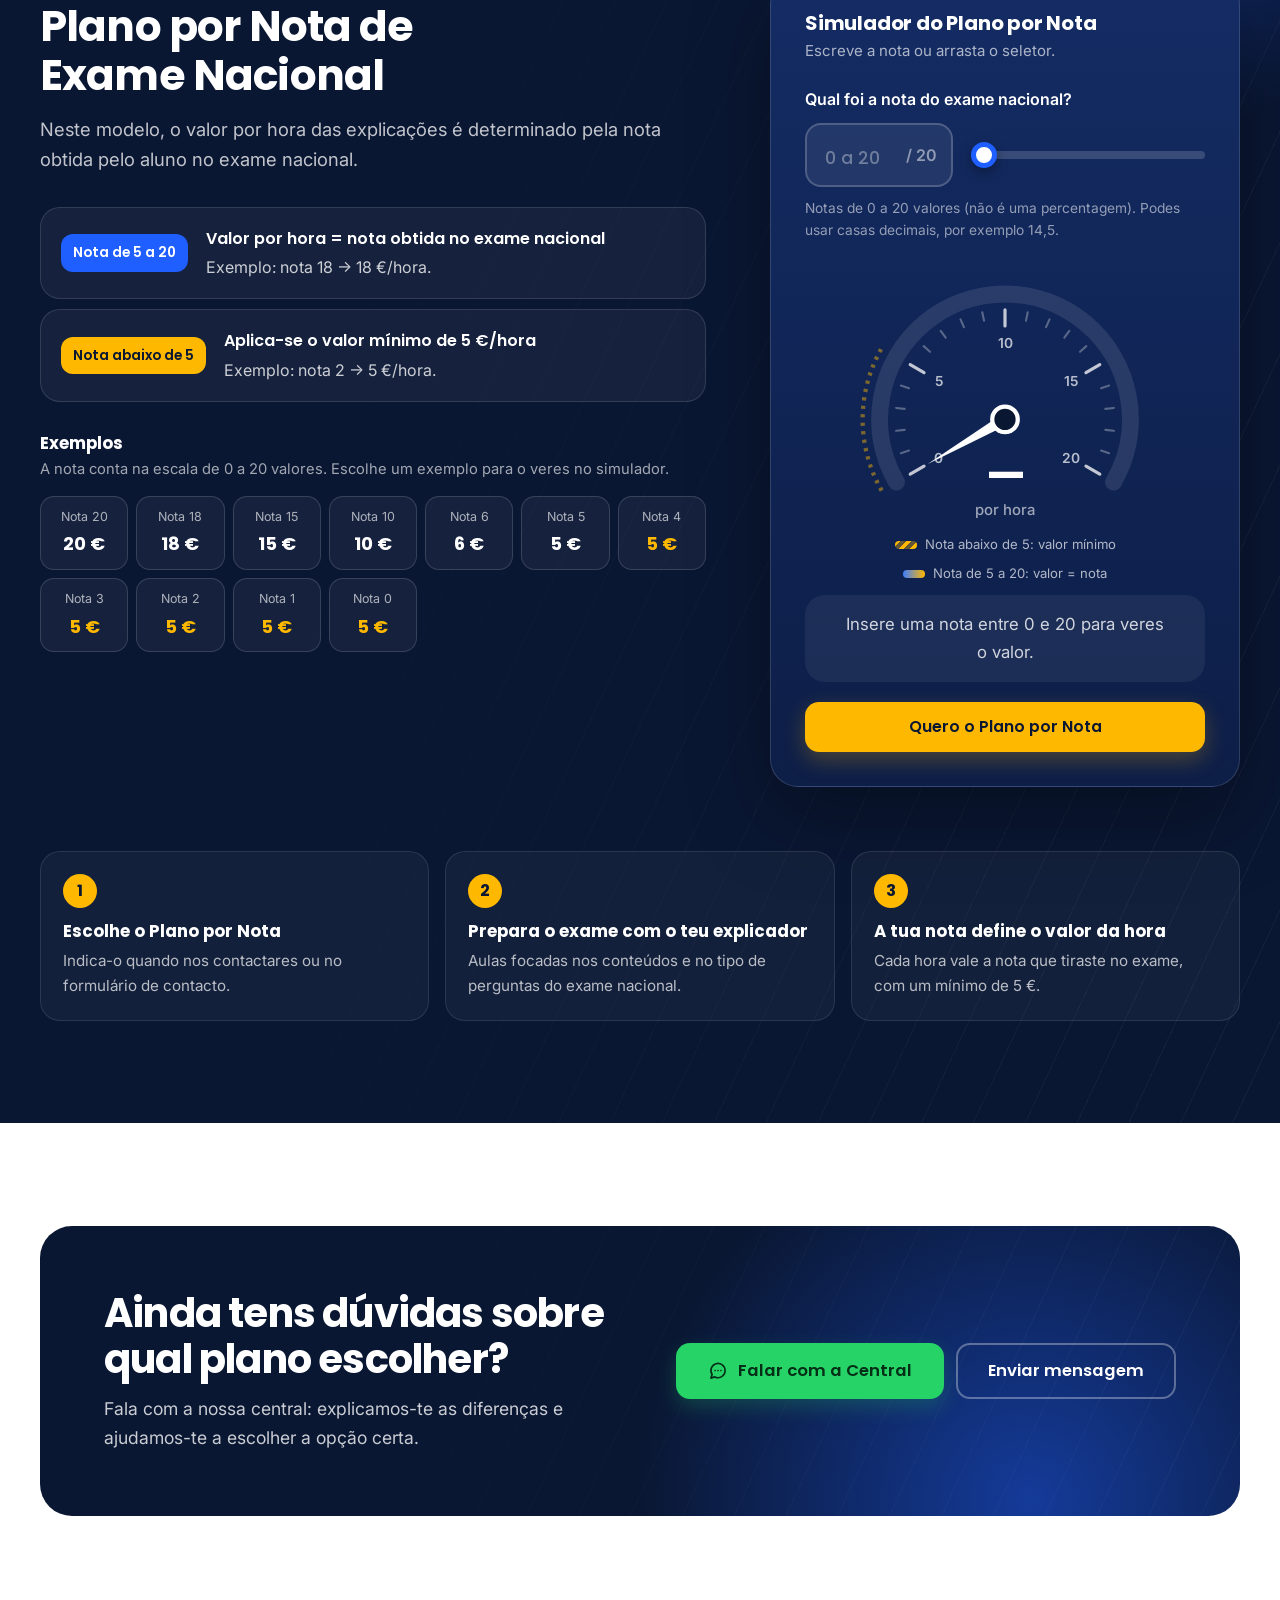
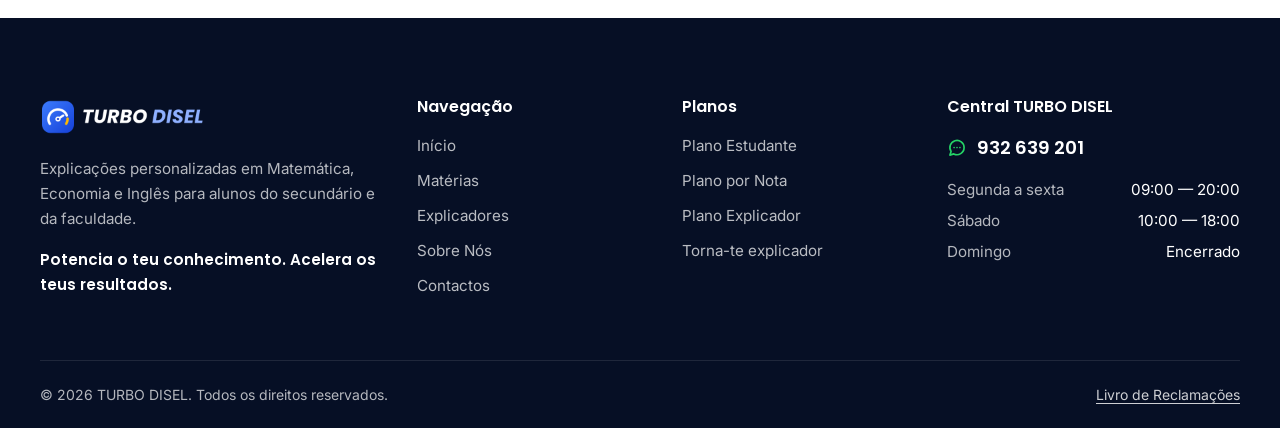
<file: turbo-disel/plano-estudante.html>
<!DOCTYPE html>
<html lang="pt-PT">
<head>
  <meta charset="UTF-8">
  <meta name="viewport" content="width=device-width, initial-scale=1">
  <title>TURBO DISEL | Planos para Estudantes</title>
  <meta name="description" content="Preços das explicações por hora para o secundário e a faculdade, em grupo ou individuais, e o Plano por Nota de Exame Nacional, com simulador do valor por hora.">
  <meta name="theme-color" content="#0A1733">

  <!-- Pré-visualização quando o link é partilhado (WhatsApp, redes sociais) -->
  <meta property="og:type" content="website">
  <meta property="og:site_name" content="TURBO DISEL">
  <meta property="og:locale" content="pt_PT">
  <meta property="og:title" content="TURBO DISEL | Planos para Estudantes">
  <meta property="og:description" content="Preços das explicações por hora para o secundário e a faculdade, em grupo ou individuais, e o Plano por Nota de Exame Nacional, com simulador do valor por hora.">

  <link rel="icon" type="image/png" href="images/favicon.png">
  <link rel="apple-touch-icon" href="images/favicon.png">

  <!-- Tipos de letra: Poppins (títulos) e Inter (texto) -->
  <link rel="preconnect" href="https://fonts.googleapis.com">
  <link rel="preconnect" href="https://fonts.gstatic.com" crossorigin>
  <link rel="stylesheet" href="https://fonts.googleapis.com/css2?family=Inter:wght@400;500;600;700&amp;family=Poppins:wght@500;600;700;800&amp;display=swap">

  <link rel="stylesheet" href="css/style.css">
  <script src="js/script.js" defer></script>
</head>
<body>
  <a class="skip-link" href="#conteudo">Saltar para o conteúdo</a>

  <!-- ===================== CABEÇALHO ===================== -->
  <header class="site-header">
    <div class="container site-header__inner">
      <!-- Logo: para alterar, substitui o ficheiro images/logo.png -->
      <a class="brand" href="index.html">
        <img src="images/logo.png" alt="TURBO DISEL — página inicial" width="177" height="40">
      </a>

      <button class="nav-toggle" type="button" aria-controls="menu-principal" aria-expanded="false" aria-label="Abrir menu">
        <span class="nav-toggle__bar"></span>
        <span class="nav-toggle__bar"></span>
        <span class="nav-toggle__bar"></span>
      </button>

      <nav class="nav" id="menu-principal" aria-label="Navegação principal">
        <ul class="nav__list">
          <li><a class="nav__link" href="index.html">Início</a></li>
          <li><a class="nav__link" href="materias.html">Matérias</a></li>
          <li><a class="nav__link" href="explicadores.html">Explicadores</a></li>
          <li><a class="nav__link" href="plano-estudante.html" aria-current="page">Plano Estudante</a></li>
          <li><a class="nav__link" href="plano-explicador.html">Plano Explicador</a></li>
          <li><a class="nav__link" href="sobre.html">Sobre Nós</a></li>
          <li><a class="nav__link" href="contactos.html">Contactos</a></li>
        </ul>
        <a class="btn btn--primary nav__cta" href="contactos.html">Contactar agora</a>
        <a class="btn btn--whatsapp nav__extra" href="https://wa.me/351932639201" data-whatsapp="central" target="_blank" rel="noopener"><svg class="icon" viewBox="0 0 24 24" aria-hidden="true"><path d="M20.5 11.5a8.5 8.5 0 0 1-12.4 7.6L3.5 20.5l1.4-4.4A8.5 8.5 0 1 1 20.5 11.5z"/><path d="M8.5 11.5h.01M12 11.5h.01M15.5 11.5h.01"/></svg> WhatsApp da Central</a>
      </nav>
    </div>
  </header>

  <main id="conteudo">
    <!-- ===================== CABEÇALHO DA PÁGINA ===================== -->
    <section class="page-hero bg-turbo" aria-labelledby="titulo-pagina">
      <div class="container">
        <nav class="breadcrumb" aria-label="Localização">
          <ol>
            <li><a href="index.html">Início</a></li>
            <li aria-current="page">Plano Estudante</li>
          </ol>
        </nav>
        <h1 class="page-hero__title" id="titulo-pagina">Planos para Estudantes</h1>
        <p class="page-hero__text">Escolhe a modalidade que melhor se adapta às tuas necessidades.</p>
        <ul class="page-hero__links">
          <li><a class="pill-link" href="#plano-hora"><svg class="icon" viewBox="0 0 24 24" aria-hidden="true"><circle cx="12" cy="12" r="9"/><path d="M12 7v5l3.2 2"/></svg> Plano por Hora</a></li>
          <li><a class="pill-link" href="#plano-nota"><svg class="icon" viewBox="0 0 24 24" aria-hidden="true"><path d="M13 2.5L5 13.5h6l-1 8 8-11h-6z"/></svg> Plano por Nota</a></li>
        </ul>
      </div>
    </section>

    <!-- ===================== PLANO POR HORA ===================== -->
    <!-- Preços: preenchidos a partir de CONFIG.precosEstudante em js/script.js -->
    <section class="section" id="plano-hora" aria-labelledby="titulo-plano-hora">
      <div class="container">
        <div class="hour-plan">
          <div>
            <div class="section-head" data-reveal>
              <h2 id="titulo-plano-hora">Plano por Hora</h2>
              <p>Os preços por hora dependem do nível de ensino e do formato da aula.</p>
            </div>
            <div class="hour-plan__note" data-reveal>
              <svg class="icon" viewBox="0 0 24 24" aria-hidden="true"><circle cx="12" cy="12" r="9"/><path d="M12 11v5M12 8h.01"/></svg>
              <p><strong>Grupo ou individual?</strong> Nas aulas em grupo partilhas a explicação com outros alunos e pagas menos por hora. Nas aulas individuais, o explicador acompanha-te só a ti, ao teu ritmo.</p>
            </div>
          </div>
          <div class="table-wrap" data-reveal>
            <table class="price-table">
              <caption class="sr-only">Preços por hora para estudantes</caption>
              <thead>
                <tr><th scope="col">Nível</th><th scope="col">Modalidade</th><th scope="col">Preço</th></tr>
              </thead>
              <tbody>
                <tr><td><span class="nivel-tag">Secundário</span></td><td>Grupo</td><td class="preco"><span data-preco="secundarioGrupo">10</span> €/hora</td></tr>
                <tr><td><span class="nivel-tag">Secundário</span></td><td>Individual</td><td class="preco"><span data-preco="secundarioIndividual">20</span> €/hora</td></tr>
                <tr><td><span class="nivel-tag nivel-tag--faculdade">Faculdade</span></td><td>Grupo</td><td class="preco"><span data-preco="faculdadeGrupo">15</span> €/hora</td></tr>
                <tr><td><span class="nivel-tag nivel-tag--faculdade">Faculdade</span></td><td>Individual</td><td class="preco"><span data-preco="faculdadeIndividual">25</span> €/hora</td></tr>
              </tbody>
            </table>
          </div>
        </div>

        <div class="pricing-grid" data-reveal-grupo>
          <article class="price-card">
            <h3 class="price-card__title"><span class="chip">Secundário</span><span>Grupo</span></h3>
            <p class="price-card__price"><strong><span data-preco="secundarioGrupo">10</span> €</strong><span>/hora</span></p>
            <ul class="check-list check-list--sm">
              <li>Aulas em grupo com outros alunos</li>
              <li>Partilha de dúvidas e estratégias</li>
              <li>Ideal para estudar em conjunto</li>
            </ul>
            <a class="btn btn--outline btn--block" href="contactos.html?tipo=secundario-grupo#formulario">Escolher este plano<span class="sr-only"> (Secundário — Grupo)</span></a>
          </article>
          <article class="price-card">
            <h3 class="price-card__title"><span class="chip">Secundário</span><span>Individual</span></h3>
            <p class="price-card__price"><strong><span data-preco="secundarioIndividual">20</span> €</strong><span>/hora</span></p>
            <ul class="check-list check-list--sm">
              <li>Atenção exclusiva do explicador</li>
              <li>Plano de estudo à tua medida</li>
              <li>Ritmo ajustado às tuas dificuldades</li>
            </ul>
            <a class="btn btn--outline btn--block" href="contactos.html?tipo=secundario-individual#formulario">Escolher este plano<span class="sr-only"> (Secundário — Individual)</span></a>
          </article>
          <article class="price-card price-card--faculdade">
            <h3 class="price-card__title"><span class="chip chip--dourado">Faculdade</span><span>Grupo</span></h3>
            <p class="price-card__price"><strong><span data-preco="faculdadeGrupo">15</span> €</strong><span>/hora</span></p>
            <ul class="check-list check-list--sm">
              <li>Estudo em grupo para cadeiras da faculdade</li>
              <li>Preparação para frequências e exames</li>
              <li>Ideal para estudar com colegas</li>
            </ul>
            <a class="btn btn--outline btn--block" href="contactos.html?tipo=faculdade-grupo#formulario">Escolher este plano<span class="sr-only"> (Faculdade — Grupo)</span></a>
          </article>
          <article class="price-card price-card--faculdade">
            <h3 class="price-card__title"><span class="chip chip--dourado">Faculdade</span><span>Individual</span></h3>
            <p class="price-card__price"><strong><span data-preco="faculdadeIndividual">25</span> €</strong><span>/hora</span></p>
            <ul class="check-list check-list--sm">
              <li>Acompanhamento exclusivo</li>
              <li>Foco nas cadeiras em que mais precisas</li>
              <li>Horários ajustados à tua rotina</li>
            </ul>
            <a class="btn btn--outline btn--block" href="contactos.html?tipo=faculdade-individual#formulario">Escolher este plano<span class="sr-only"> (Faculdade — Individual)</span></a>
          </article>
        </div>
      </div>
    </section>

    <!-- ===================== PLANO POR NOTA ===================== -->
    <!-- Regra: valor por hora = nota do exame (0 a 20), com mínimo de 5 €/hora -> Math.max(nota, 5) -->
    <section class="section bg-turbo grade-plan" id="plano-nota" aria-labelledby="titulo-plano-nota">
      <div class="container">
        <div class="grade-plan__grid">
          <div class="grade-plan__info">
            <div class="section-head" data-reveal>
              <h2 id="titulo-plano-nota">Plano por Nota de Exame Nacional</h2>
              <p>Neste modelo, o valor por hora das explicações é determinado pela nota obtida pelo aluno no exame nacional.</p>
            </div>

            <div class="rule-card" data-reveal>
              <div class="rule-row">
                <span class="rule-row__tag">Nota de <span data-valor-minimo>5</span> a 20</span>
                <p><strong>Valor por hora = nota obtida no exame nacional</strong>Exemplo: nota 18 → 18 €/hora.</p>
              </div>
              <div class="rule-row rule-row--min">
                <span class="rule-row__tag">Nota abaixo de <span data-valor-minimo>5</span></span>
                <p><strong>Aplica-se o valor mínimo de <span data-valor-minimo>5</span> €/hora</strong>Exemplo: nota 2 → <span data-valor-minimo>5</span> €/hora.</p>
              </div>
            </div>

            <div class="examples" data-reveal>
              <h3>Exemplos</h3>
              <p>A nota conta na escala de 0 a 20 valores. Escolhe um exemplo para o veres no simulador.</p>
              <div class="examples__grid">
                <button class="example" type="button" data-exemplo="20" data-alvo="simulador-estudante"><span class="example__nota">Nota 20</span><span class="example__valor">20 €</span></button>
                <button class="example" type="button" data-exemplo="18" data-alvo="simulador-estudante"><span class="example__nota">Nota 18</span><span class="example__valor">18 €</span></button>
                <button class="example" type="button" data-exemplo="15" data-alvo="simulador-estudante"><span class="example__nota">Nota 15</span><span class="example__valor">15 €</span></button>
                <button class="example" type="button" data-exemplo="10" data-alvo="simulador-estudante"><span class="example__nota">Nota 10</span><span class="example__valor">10 €</span></button>
                <button class="example" type="button" data-exemplo="6" data-alvo="simulador-estudante"><span class="example__nota">Nota 6</span><span class="example__valor">6 €</span></button>
                <button class="example" type="button" data-exemplo="5" data-alvo="simulador-estudante"><span class="example__nota">Nota 5</span><span class="example__valor">5 €</span></button>
                <button class="example example--min" type="button" data-exemplo="4" data-alvo="simulador-estudante"><span class="example__nota">Nota 4</span><span class="example__valor">5 €</span></button>
                <button class="example example--min" type="button" data-exemplo="3" data-alvo="simulador-estudante"><span class="example__nota">Nota 3</span><span class="example__valor">5 €</span></button>
                <button class="example example--min" type="button" data-exemplo="2" data-alvo="simulador-estudante"><span class="example__nota">Nota 2</span><span class="example__valor">5 €</span></button>
                <button class="example example--min" type="button" data-exemplo="1" data-alvo="simulador-estudante"><span class="example__nota">Nota 1</span><span class="example__valor">5 €</span></button>
                <button class="example example--min" type="button" data-exemplo="0" data-alvo="simulador-estudante"><span class="example__nota">Nota 0</span><span class="example__valor">5 €</span></button>
              </div>
            </div>
          </div>

          <form class="calc" id="simulador-estudante" data-calculadora data-rotulo="Valor da explicação:" data-unidade="€/hora" novalidate data-reveal>
            <h3 class="calc__title">Simulador do Plano por Nota</h3>
            <p class="calc__subtitle">Escreve a nota ou arrasta o seletor.</p>
            <label class="calc__label" for="nota-estudante">Qual foi a nota do exame nacional?</label>
            <div class="calc__field">
              <div class="calc__input-wrap">
                <input class="calc__input" id="nota-estudante" name="nota" type="text" inputmode="decimal" autocomplete="off" maxlength="5" placeholder="0 a 20" aria-describedby="nota-estudante-ajuda nota-estudante-erro" data-calc-input>
                <span class="calc__suffix" aria-hidden="true">/ 20</span>
              </div>
              <input class="calc__range" type="range" min="0" max="20" step="1" value="0" aria-label="Seletor da nota do exame, de 0 a 20" data-calc-range>
            </div>
            <p class="calc__hint" id="nota-estudante-ajuda">Notas de 0 a 20 valores (não é uma percentagem). Podes usar casas decimais, por exemplo 14,5.</p>
            <p class="calc__error" id="nota-estudante-erro" role="alert" data-calc-erro hidden></p>
            <div class="calc__gauge" data-gauge="escuro"></div>
            <ul class="gauge-legend" aria-hidden="true">
              <li><span class="gauge-legend__swatch gauge-legend__swatch--min"></span><span>Nota abaixo de <span data-valor-minimo>5</span>: valor mínimo</span></li>
              <li><span class="gauge-legend__swatch"></span><span>Nota de <span data-valor-minimo>5</span> a 20: valor = nota</span></li>
            </ul>
            <p class="calc__result" data-calc-resultado aria-live="polite">Insere uma nota entre 0 e 20 para veres o valor.</p>
            <noscript><p>Ativa o JavaScript no teu browser para usar o simulador.</p></noscript>
            <a class="btn btn--gold btn--block calc__cta" href="contactos.html?tipo=plano-nota#formulario">Quero o Plano por Nota</a>
          </form>
        </div>

        <ol class="mini-steps" data-reveal-grupo>
          <li>
            <h3>Escolhe o Plano por Nota</h3>
            <p>Indica-o quando nos contactares ou no formulário de contacto.</p>
          </li>
          <li>
            <h3>Prepara o exame com o teu explicador</h3>
            <p>Aulas focadas nos conteúdos e no tipo de perguntas do exame nacional.</p>
          </li>
          <li>
            <h3>A tua nota define o valor da hora</h3>
            <p>Cada hora vale a nota que tiraste no exame, com um mínimo de <span data-valor-minimo>5</span> €.</p>
          </li>
        </ol>
      </div>
    </section>

    <!-- ===================== CHAMADA PARA A AÇÃO ===================== -->
    <section class="section" aria-labelledby="titulo-cta">
      <div class="container">
        <div class="cta-panel bg-turbo" data-reveal>
          <div>
            <h2 id="titulo-cta">Ainda tens dúvidas sobre qual plano escolher?</h2>
            <p>Fala com a nossa central: explicamos-te as diferenças e ajudamos-te a escolher a opção certa.</p>
          </div>
          <div class="cta-panel__actions">
            <a class="btn btn--whatsapp btn--lg" href="https://wa.me/351932639201" data-whatsapp="central" target="_blank" rel="noopener"><svg class="icon" viewBox="0 0 24 24" aria-hidden="true"><path d="M20.5 11.5a8.5 8.5 0 0 1-12.4 7.6L3.5 20.5l1.4-4.4A8.5 8.5 0 1 1 20.5 11.5z"/><path d="M8.5 11.5h.01M12 11.5h.01M15.5 11.5h.01"/></svg> Falar com a Central</a>
            <a class="btn btn--ghost btn--lg" href="contactos.html">Enviar mensagem</a>
          </div>
        </div>
      </div>
    </section>
  </main>

  <!-- ===================== RODAPÉ ===================== -->
  <footer class="site-footer">
    <div class="container">
      <div class="footer__grid">
        <div class="footer__brand">
          <!-- Logo para fundo escuro: images/logo-branco.png -->
          <img src="images/logo-branco.png" alt="TURBO DISEL" width="168" height="38">
          <p>Explicações personalizadas em Matemática, Economia e Inglês para alunos do secundário e da faculdade.</p>
          <p class="footer__slogan">Potencia o teu conhecimento. Acelera os teus resultados.</p>
        </div>

        <nav aria-label="Páginas do site">
          <h2 class="footer__title">Navegação</h2>
          <ul class="footer__links">
            <li><a href="index.html">Início</a></li>
            <li><a href="materias.html">Matérias</a></li>
            <li><a href="explicadores.html">Explicadores</a></li>
            <li><a href="sobre.html">Sobre Nós</a></li>
            <li><a href="contactos.html">Contactos</a></li>
          </ul>
        </nav>

        <div>
          <h2 class="footer__title">Planos</h2>
          <ul class="footer__links">
            <li><a href="plano-estudante.html">Plano Estudante</a></li>
            <li><a href="plano-estudante.html#plano-nota">Plano por Nota</a></li>
            <li><a href="plano-explicador.html">Plano Explicador</a></li>
            <li><a href="plano-explicador.html#beneficios">Torna-te explicador</a></li>
          </ul>
        </div>

        <div class="footer__contact">
          <h2 class="footer__title">Central TURBO DISEL</h2>
          <a class="footer__phone" href="https://wa.me/351932639201" data-whatsapp="central" target="_blank" rel="noopener"><svg class="icon" viewBox="0 0 24 24" aria-hidden="true"><path d="M20.5 11.5a8.5 8.5 0 0 1-12.4 7.6L3.5 20.5l1.4-4.4A8.5 8.5 0 1 1 20.5 11.5z"/><path d="M8.5 11.5h.01M12 11.5h.01M15.5 11.5h.01"/></svg> <span data-central-telefone>932 639 201</span></a>
          <dl class="footer__hours">
            <div><dt>Segunda a sexta</dt><dd data-horario="semana">09:00 — 20:00</dd></div>
            <div><dt>Sábado</dt><dd data-horario="sabado">10:00 — 18:00</dd></div>
            <div><dt>Domingo</dt><dd data-horario="domingo">Encerrado</dd></div>
          </dl>
        </div>
      </div>

      <div class="footer__bottom">
        <p>© <span data-ano>2026</span> TURBO DISEL. Todos os direitos reservados.</p>
        <a href="https://www.livroreclamacoes.pt/" target="_blank" rel="noopener">Livro de Reclamações</a>
      </div>
    </div>
  </footer>

  <!-- Botão flutuante do WhatsApp (central) -->
  <a class="whatsapp-fab" href="https://wa.me/351932639201" data-whatsapp="central" target="_blank" rel="noopener" aria-label="Falar com a Central TURBO DISEL no WhatsApp"><svg class="icon" viewBox="0 0 24 24" aria-hidden="true"><path d="M20.5 11.5a8.5 8.5 0 0 1-12.4 7.6L3.5 20.5l1.4-4.4A8.5 8.5 0 1 1 20.5 11.5z"/><path d="M8.5 11.5h.01M12 11.5h.01M15.5 11.5h.01"/></svg></a>
</body>
</html>
</file>
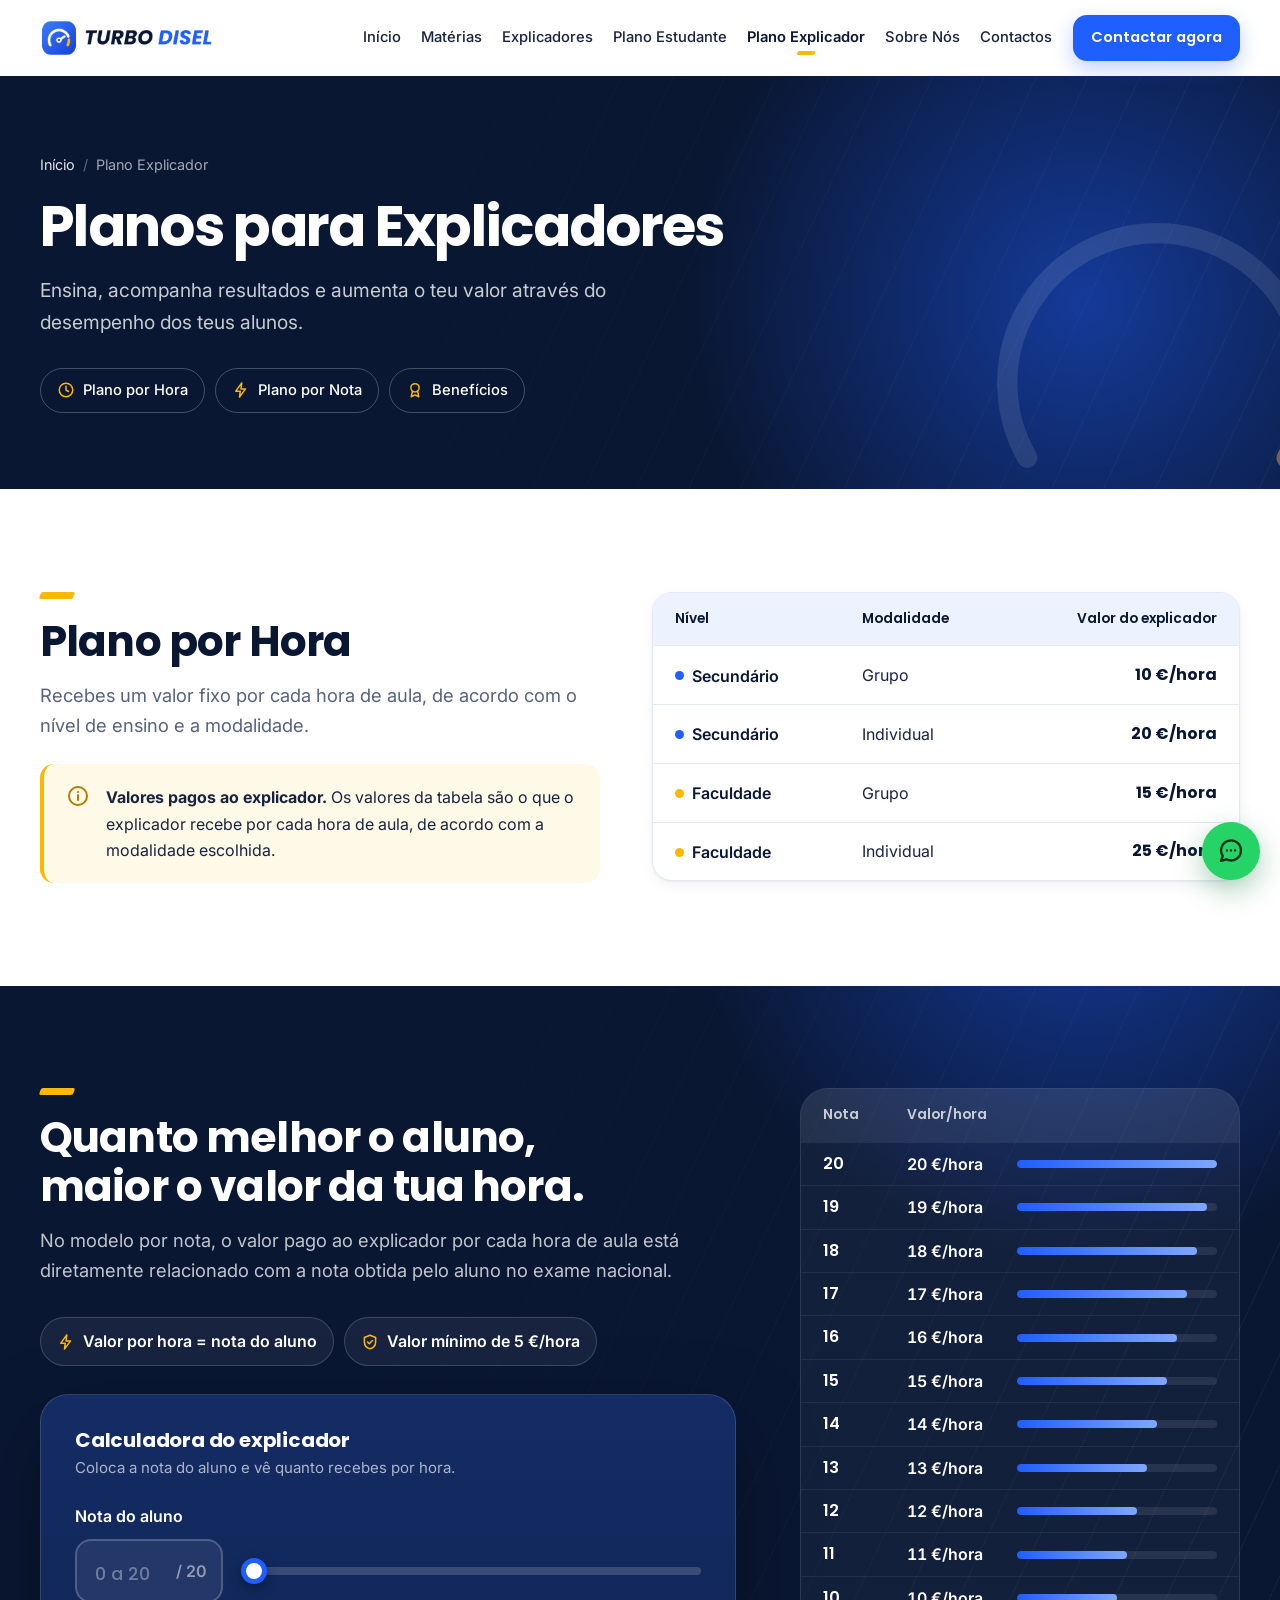
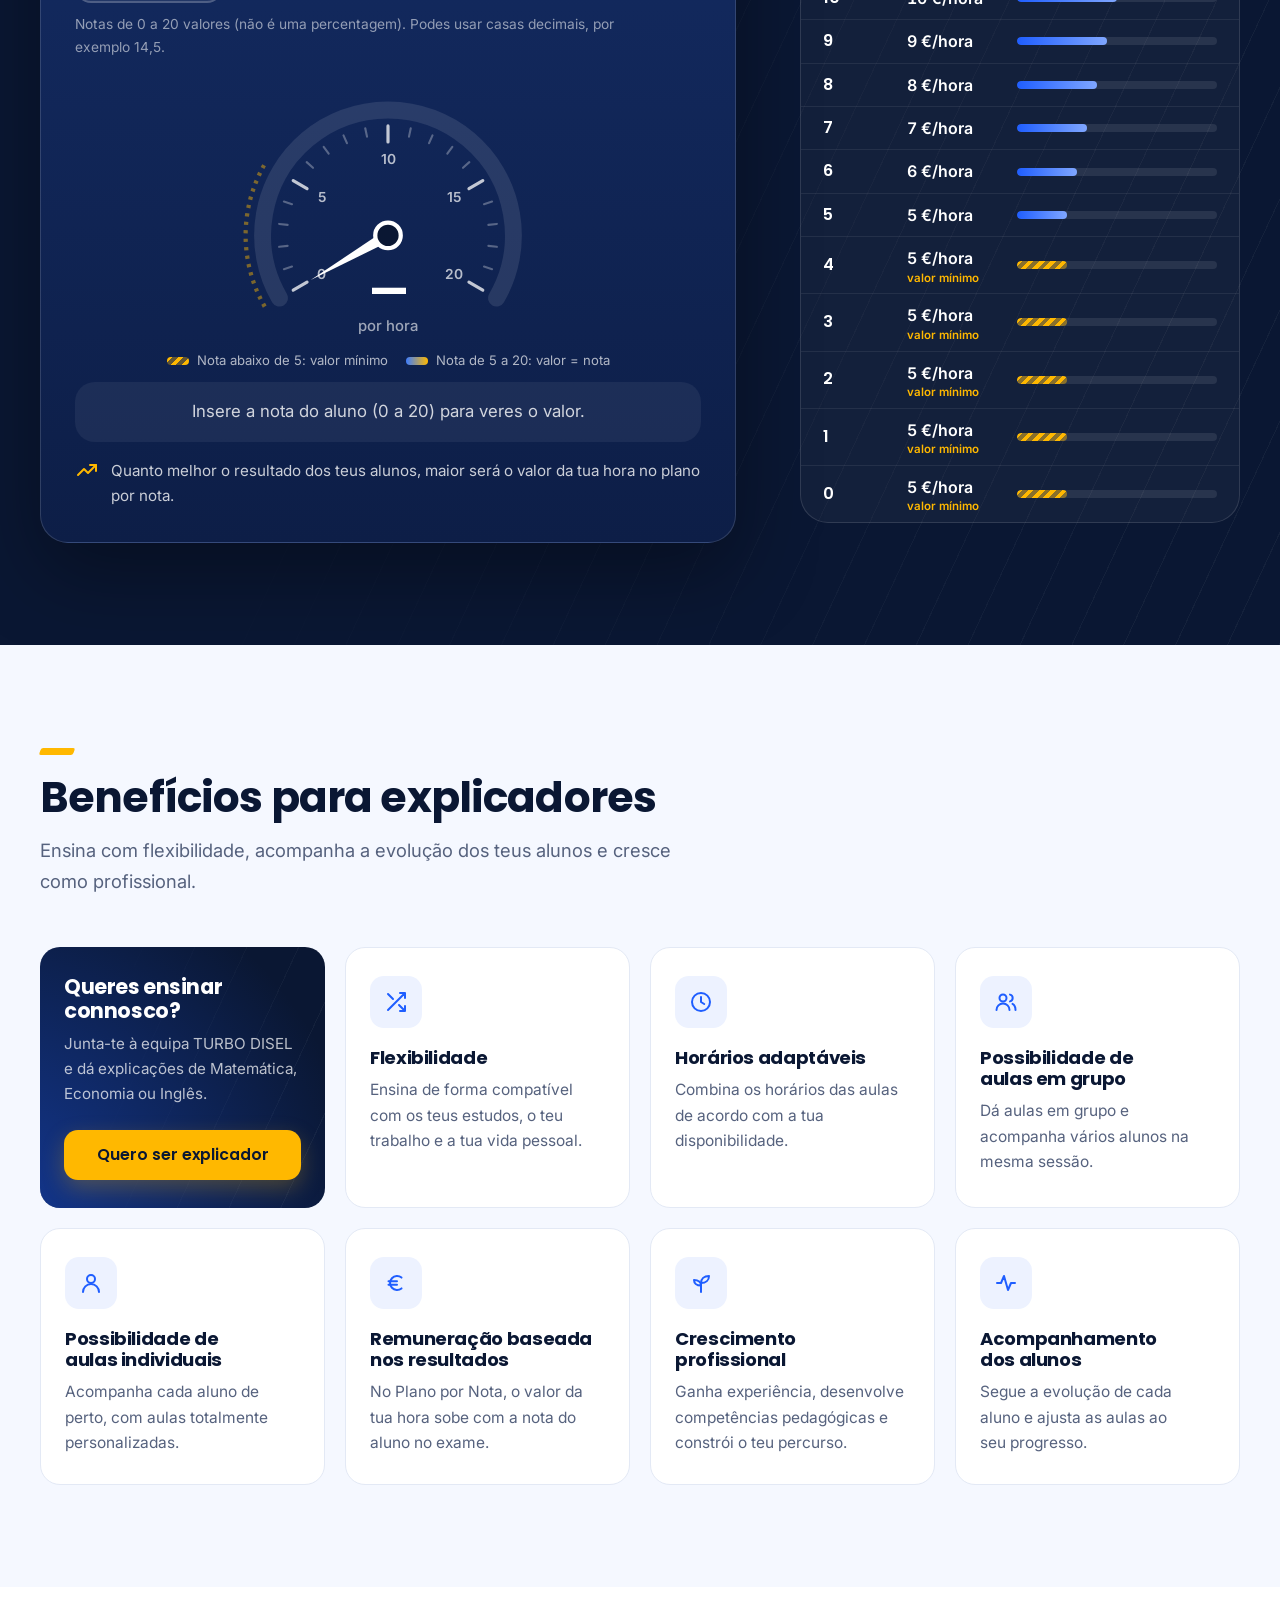
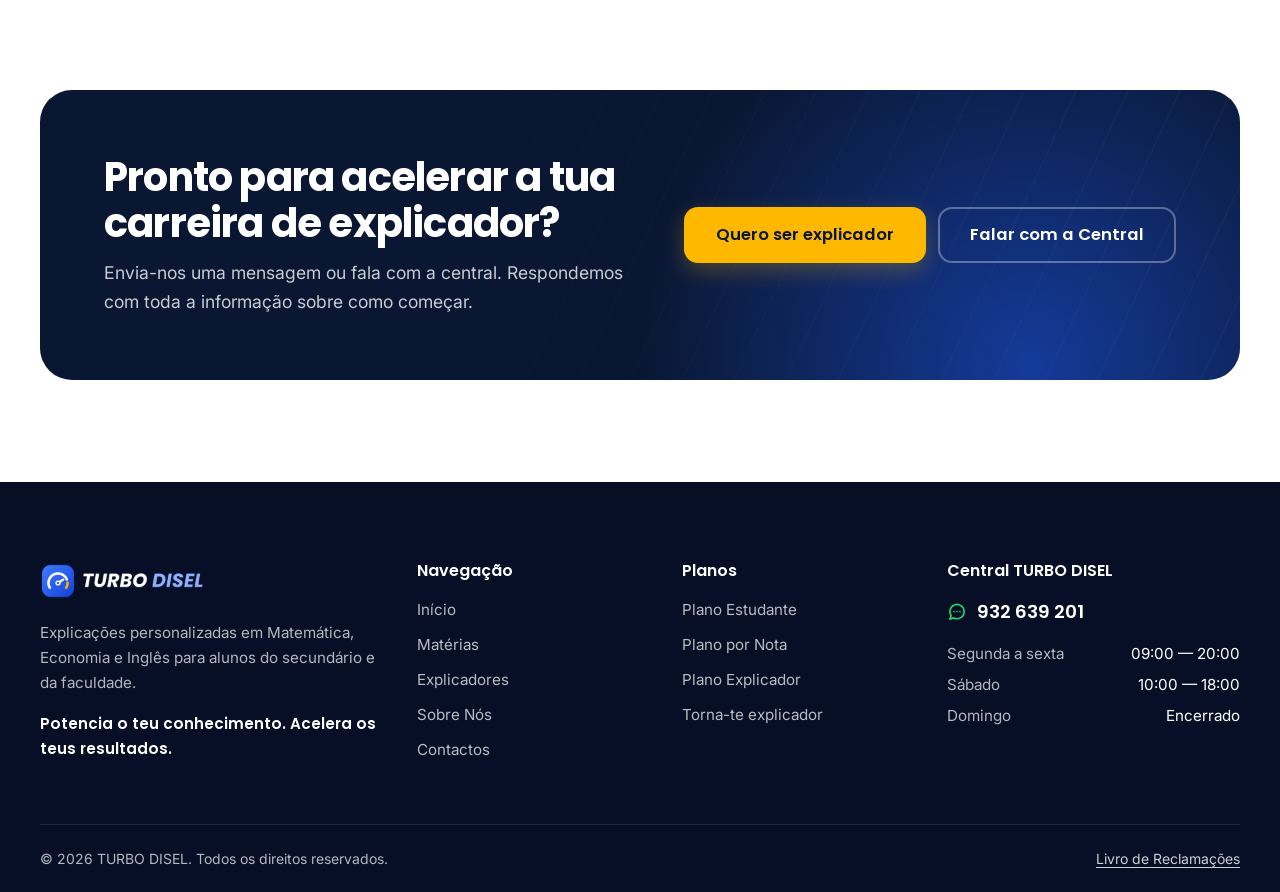
<file: turbo-disel/plano-explicador.html>
<!DOCTYPE html>
<html lang="pt-PT">
<head>
  <meta charset="UTF-8">
  <meta name="viewport" content="width=device-width, initial-scale=1">
  <title>TURBO DISEL | Torna-te Explicador</title>
  <meta name="description" content="Planos para explicadores da TURBO DISEL: valores por hora para aulas individuais e em grupo e o Plano por Nota, em que a tua hora vale a nota do teu aluno no exame.">
  <meta name="theme-color" content="#0A1733">

  <!-- Pré-visualização quando o link é partilhado (WhatsApp, redes sociais) -->
  <meta property="og:type" content="website">
  <meta property="og:site_name" content="TURBO DISEL">
  <meta property="og:locale" content="pt_PT">
  <meta property="og:title" content="TURBO DISEL | Torna-te Explicador">
  <meta property="og:description" content="Planos para explicadores da TURBO DISEL: valores por hora para aulas individuais e em grupo e o Plano por Nota, em que a tua hora vale a nota do teu aluno no exame.">

  <link rel="icon" type="image/png" href="images/favicon.png">
  <link rel="apple-touch-icon" href="images/favicon.png">

  <!-- Tipos de letra: Poppins (títulos) e Inter (texto) -->
  <link rel="preconnect" href="https://fonts.googleapis.com">
  <link rel="preconnect" href="https://fonts.gstatic.com" crossorigin>
  <link rel="stylesheet" href="https://fonts.googleapis.com/css2?family=Inter:wght@400;500;600;700&amp;family=Poppins:wght@500;600;700;800&amp;display=swap">

  <link rel="stylesheet" href="css/style.css">
  <script src="js/script.js" defer></script>
</head>
<body>
  <a class="skip-link" href="#conteudo">Saltar para o conteúdo</a>

  <!-- ===================== CABEÇALHO ===================== -->
  <header class="site-header">
    <div class="container site-header__inner">
      <!-- Logo: para alterar, substitui o ficheiro images/logo.png -->
      <a class="brand" href="index.html">
        <img src="images/logo.png" alt="TURBO DISEL — página inicial" width="177" height="40">
      </a>

      <button class="nav-toggle" type="button" aria-controls="menu-principal" aria-expanded="false" aria-label="Abrir menu">
        <span class="nav-toggle__bar"></span>
        <span class="nav-toggle__bar"></span>
        <span class="nav-toggle__bar"></span>
      </button>

      <nav class="nav" id="menu-principal" aria-label="Navegação principal">
        <ul class="nav__list">
          <li><a class="nav__link" href="index.html">Início</a></li>
          <li><a class="nav__link" href="materias.html">Matérias</a></li>
          <li><a class="nav__link" href="explicadores.html">Explicadores</a></li>
          <li><a class="nav__link" href="plano-estudante.html">Plano Estudante</a></li>
          <li><a class="nav__link" href="plano-explicador.html" aria-current="page">Plano Explicador</a></li>
          <li><a class="nav__link" href="sobre.html">Sobre Nós</a></li>
          <li><a class="nav__link" href="contactos.html">Contactos</a></li>
        </ul>
        <a class="btn btn--primary nav__cta" href="contactos.html">Contactar agora</a>
        <a class="btn btn--whatsapp nav__extra" href="https://wa.me/351932639201" data-whatsapp="central" target="_blank" rel="noopener"><svg class="icon" viewBox="0 0 24 24" aria-hidden="true"><path d="M20.5 11.5a8.5 8.5 0 0 1-12.4 7.6L3.5 20.5l1.4-4.4A8.5 8.5 0 1 1 20.5 11.5z"/><path d="M8.5 11.5h.01M12 11.5h.01M15.5 11.5h.01"/></svg> WhatsApp da Central</a>
      </nav>
    </div>
  </header>

  <main id="conteudo">
    <!-- ===================== CABEÇALHO DA PÁGINA ===================== -->
    <section class="page-hero bg-turbo" aria-labelledby="titulo-pagina">
      <div class="container">
        <nav class="breadcrumb" aria-label="Localização">
          <ol>
            <li><a href="index.html">Início</a></li>
            <li aria-current="page">Plano Explicador</li>
          </ol>
        </nav>
        <h1 class="page-hero__title" id="titulo-pagina">Planos para Explicadores</h1>
        <p class="page-hero__text">Ensina, acompanha resultados e aumenta o teu valor através do desempenho dos teus alunos.</p>
        <ul class="page-hero__links">
          <li><a class="pill-link" href="#plano-hora"><svg class="icon" viewBox="0 0 24 24" aria-hidden="true"><circle cx="12" cy="12" r="9"/><path d="M12 7v5l3.2 2"/></svg> Plano por Hora</a></li>
          <li><a class="pill-link" href="#plano-nota"><svg class="icon" viewBox="0 0 24 24" aria-hidden="true"><path d="M13 2.5L5 13.5h6l-1 8 8-11h-6z"/></svg> Plano por Nota</a></li>
          <li><a class="pill-link" href="#beneficios"><svg class="icon" viewBox="0 0 24 24" aria-hidden="true"><circle cx="12" cy="9" r="5.5"/><path d="M8.6 13.4L7 21l5-2.6 5 2.6-1.6-7.6"/></svg> Benefícios</a></li>
        </ul>
      </div>
    </section>

    <!-- ===================== PLANO POR HORA ===================== -->
    <!-- Valores: preenchidos a partir de CONFIG.valoresExplicador em js/script.js -->
    <section class="section" id="plano-hora" aria-labelledby="titulo-plano-hora">
      <div class="container">
        <div class="hour-plan">
          <div>
            <div class="section-head" data-reveal>
              <h2 id="titulo-plano-hora">Plano por Hora</h2>
              <p>Recebes um valor fixo por cada hora de aula, de acordo com o nível de ensino e a modalidade.</p>
            </div>
            <div class="note-card" data-reveal>
              <svg class="icon" viewBox="0 0 24 24" aria-hidden="true"><circle cx="12" cy="12" r="9"/><path d="M12 11v5M12 8h.01"/></svg>
              <p><strong>Valores pagos ao explicador.</strong> Os valores da tabela são o que o explicador recebe por cada hora de aula, de acordo com a modalidade escolhida.</p>
            </div>
          </div>
          <div class="table-wrap" data-reveal>
            <table class="price-table">
              <caption class="sr-only">Valores pagos ao explicador por cada hora de aula</caption>
              <thead>
                <tr><th scope="col">Nível</th><th scope="col">Modalidade</th><th scope="col">Valor do explicador</th></tr>
              </thead>
              <tbody>
                <tr><td><span class="nivel-tag">Secundário</span></td><td>Grupo</td><td class="preco"><span data-valor-explicador="secundarioGrupo">10</span> €/hora</td></tr>
                <tr><td><span class="nivel-tag">Secundário</span></td><td>Individual</td><td class="preco"><span data-valor-explicador="secundarioIndividual">20</span> €/hora</td></tr>
                <tr><td><span class="nivel-tag nivel-tag--faculdade">Faculdade</span></td><td>Grupo</td><td class="preco"><span data-valor-explicador="faculdadeGrupo">15</span> €/hora</td></tr>
                <tr><td><span class="nivel-tag nivel-tag--faculdade">Faculdade</span></td><td>Individual</td><td class="preco"><span data-valor-explicador="faculdadeIndividual">25</span> €/hora</td></tr>
              </tbody>
            </table>
          </div>
        </div>
      </div>
    </section>

    <!-- ===================== PLANO POR NOTA DO ALUNO ===================== -->
    <!-- Regra: valor por hora = nota do aluno (0 a 20), com mínimo de 5 €/hora -> Math.max(nota, 5) -->
    <section class="section bg-turbo grade-plan" id="plano-nota" aria-labelledby="titulo-plano-nota">
      <div class="container">
        <div class="grade-plan__grid grade-plan__grid--explicador">
          <div class="grade-plan__info">
            <div class="section-head" data-reveal>
              <h2 id="titulo-plano-nota">Quanto melhor o aluno, maior o valor da tua hora.</h2>
              <p>No modelo por nota, o valor pago ao explicador por cada hora de aula está diretamente relacionado com a nota obtida pelo aluno no exame nacional.</p>
            </div>
            <ul class="rule-pills" data-reveal>
              <li><svg class="icon" viewBox="0 0 24 24" aria-hidden="true"><path d="M13 2.5L5 13.5h6l-1 8 8-11h-6z"/></svg><span>Valor por hora = nota do aluno</span></li>
              <li><svg class="icon" viewBox="0 0 24 24" aria-hidden="true"><path d="M12 3l7.5 3v5.6c0 4.6-3.2 8.3-7.5 9.4-4.3-1.1-7.5-4.8-7.5-9.4V6z"/><path d="M8.8 12.2l2.2 2.2 4.3-4.4"/></svg><span>Valor mínimo de <span data-valor-minimo>5</span> €/hora</span></li>
            </ul>

            <form class="calc" id="simulador-explicador" data-calculadora data-rotulo="Valor por hora:" data-unidade="€" data-tabela="#tabela-notas" novalidate data-reveal>
              <h3 class="calc__title">Calculadora do explicador</h3>
              <p class="calc__subtitle">Coloca a nota do aluno e vê quanto recebes por hora.</p>
            <label class="calc__label" for="nota-aluno">Nota do aluno</label>
            <div class="calc__field">
              <div class="calc__input-wrap">
                <input class="calc__input" id="nota-aluno" name="nota" type="text" inputmode="decimal" autocomplete="off" maxlength="5" placeholder="0 a 20" aria-describedby="nota-aluno-ajuda nota-aluno-erro" data-calc-input>
                <span class="calc__suffix" aria-hidden="true">/ 20</span>
              </div>
              <input class="calc__range" type="range" min="0" max="20" step="1" value="0" aria-label="Seletor da nota do aluno, de 0 a 20" data-calc-range>
            </div>
            <p class="calc__hint" id="nota-aluno-ajuda">Notas de 0 a 20 valores (não é uma percentagem). Podes usar casas decimais, por exemplo 14,5.</p>
            <p class="calc__error" id="nota-aluno-erro" role="alert" data-calc-erro hidden></p>
            <div class="calc__gauge" data-gauge="escuro"></div>
            <ul class="gauge-legend" aria-hidden="true">
              <li><span class="gauge-legend__swatch gauge-legend__swatch--min"></span><span>Nota abaixo de <span data-valor-minimo>5</span>: valor mínimo</span></li>
              <li><span class="gauge-legend__swatch"></span><span>Nota de <span data-valor-minimo>5</span> a 20: valor = nota</span></li>
            </ul>
              <p class="calc__result" data-calc-resultado aria-live="polite">Insere a nota do aluno (0 a 20) para veres o valor.</p>
              <noscript><p>Ativa o JavaScript no teu browser para usar a calculadora.</p></noscript>
              <p class="calc__message"><svg class="icon" viewBox="0 0 24 24" aria-hidden="true"><path d="M3 17l6-6 4 4 8-8"/><path d="M15 7h6v6"/></svg><span>Quanto melhor o resultado dos teus alunos, maior será o valor da tua hora no plano por nota.</span></p>
            </form>
          </div>

          <div class="grade-table-wrap" data-reveal>
            <table class="grade-table" id="tabela-notas">
              <caption class="sr-only">Valor por hora pago ao explicador para cada nota do aluno no exame nacional</caption>
              <thead>
                <tr><th scope="col">Nota</th><th scope="col">Valor/hora</th></tr>
              </thead>
              <tbody data-tabela-notas>
                <tr data-nota="20"><td>20</td><td><div class="grade-cell"><span class="grade-cell__valor">20 €/hora</span><span class="grade-bar" aria-hidden="true"><span style="--w:100.0%"></span></span></div></td></tr>
                <tr data-nota="19"><td>19</td><td><div class="grade-cell"><span class="grade-cell__valor">19 €/hora</span><span class="grade-bar" aria-hidden="true"><span style="--w:95.0%"></span></span></div></td></tr>
                <tr data-nota="18"><td>18</td><td><div class="grade-cell"><span class="grade-cell__valor">18 €/hora</span><span class="grade-bar" aria-hidden="true"><span style="--w:90.0%"></span></span></div></td></tr>
                <tr data-nota="17"><td>17</td><td><div class="grade-cell"><span class="grade-cell__valor">17 €/hora</span><span class="grade-bar" aria-hidden="true"><span style="--w:85.0%"></span></span></div></td></tr>
                <tr data-nota="16"><td>16</td><td><div class="grade-cell"><span class="grade-cell__valor">16 €/hora</span><span class="grade-bar" aria-hidden="true"><span style="--w:80.0%"></span></span></div></td></tr>
                <tr data-nota="15"><td>15</td><td><div class="grade-cell"><span class="grade-cell__valor">15 €/hora</span><span class="grade-bar" aria-hidden="true"><span style="--w:75.0%"></span></span></div></td></tr>
                <tr data-nota="14"><td>14</td><td><div class="grade-cell"><span class="grade-cell__valor">14 €/hora</span><span class="grade-bar" aria-hidden="true"><span style="--w:70.0%"></span></span></div></td></tr>
                <tr data-nota="13"><td>13</td><td><div class="grade-cell"><span class="grade-cell__valor">13 €/hora</span><span class="grade-bar" aria-hidden="true"><span style="--w:65.0%"></span></span></div></td></tr>
                <tr data-nota="12"><td>12</td><td><div class="grade-cell"><span class="grade-cell__valor">12 €/hora</span><span class="grade-bar" aria-hidden="true"><span style="--w:60.0%"></span></span></div></td></tr>
                <tr data-nota="11"><td>11</td><td><div class="grade-cell"><span class="grade-cell__valor">11 €/hora</span><span class="grade-bar" aria-hidden="true"><span style="--w:55.0%"></span></span></div></td></tr>
                <tr data-nota="10"><td>10</td><td><div class="grade-cell"><span class="grade-cell__valor">10 €/hora</span><span class="grade-bar" aria-hidden="true"><span style="--w:50.0%"></span></span></div></td></tr>
                <tr data-nota="9"><td>9</td><td><div class="grade-cell"><span class="grade-cell__valor">9 €/hora</span><span class="grade-bar" aria-hidden="true"><span style="--w:45.0%"></span></span></div></td></tr>
                <tr data-nota="8"><td>8</td><td><div class="grade-cell"><span class="grade-cell__valor">8 €/hora</span><span class="grade-bar" aria-hidden="true"><span style="--w:40.0%"></span></span></div></td></tr>
                <tr data-nota="7"><td>7</td><td><div class="grade-cell"><span class="grade-cell__valor">7 €/hora</span><span class="grade-bar" aria-hidden="true"><span style="--w:35.0%"></span></span></div></td></tr>
                <tr data-nota="6"><td>6</td><td><div class="grade-cell"><span class="grade-cell__valor">6 €/hora</span><span class="grade-bar" aria-hidden="true"><span style="--w:30.0%"></span></span></div></td></tr>
                <tr data-nota="5"><td>5</td><td><div class="grade-cell"><span class="grade-cell__valor">5 €/hora</span><span class="grade-bar" aria-hidden="true"><span style="--w:25.0%"></span></span></div></td></tr>
                <tr data-nota="4" class="is-min"><td>4</td><td><div class="grade-cell"><span class="grade-cell__valor">5 €/hora<small>valor mínimo</small></span><span class="grade-bar" aria-hidden="true"><span style="--w:25.0%"></span></span></div></td></tr>
                <tr data-nota="3" class="is-min"><td>3</td><td><div class="grade-cell"><span class="grade-cell__valor">5 €/hora<small>valor mínimo</small></span><span class="grade-bar" aria-hidden="true"><span style="--w:25.0%"></span></span></div></td></tr>
                <tr data-nota="2" class="is-min"><td>2</td><td><div class="grade-cell"><span class="grade-cell__valor">5 €/hora<small>valor mínimo</small></span><span class="grade-bar" aria-hidden="true"><span style="--w:25.0%"></span></span></div></td></tr>
                <tr data-nota="1" class="is-min"><td>1</td><td><div class="grade-cell"><span class="grade-cell__valor">5 €/hora<small>valor mínimo</small></span><span class="grade-bar" aria-hidden="true"><span style="--w:25.0%"></span></span></div></td></tr>
                <tr data-nota="0" class="is-min"><td>0</td><td><div class="grade-cell"><span class="grade-cell__valor">5 €/hora<small>valor mínimo</small></span><span class="grade-bar" aria-hidden="true"><span style="--w:25.0%"></span></span></div></td></tr>
              </tbody>
            </table>
          </div>
        </div>
      </div>
    </section>

    <!-- ===================== BENEFÍCIOS ===================== -->
    <section class="section section--suave" id="beneficios" aria-labelledby="titulo-beneficios">
      <div class="container">
        <div class="section-head" data-reveal>
          <h2 id="titulo-beneficios">Benefícios para explicadores</h2>
          <p>Ensina com flexibilidade, acompanha a evolução dos teus alunos e cresce como profissional.</p>
        </div>
        <div class="benefit-grid" data-reveal-grupo>
          <div class="benefit-intro bg-turbo">
            <div>
              <h3>Queres ensinar connosco?</h3>
              <p>Junta-te à equipa TURBO DISEL e dá explicações de Matemática, Economia ou Inglês.</p>
            </div>
            <a class="btn btn--gold" href="contactos.html?interesse=explicador#formulario">Quero ser explicador</a>
          </div>
          <article class="feature">
            <div class="feature__icon"><svg class="icon" viewBox="0 0 24 24" aria-hidden="true"><path d="M16 3h5v5M4 20L21 3M21 16v5h-5M15 15l6 6M4 4l5 5"/></svg></div>
            <h3>Flexibilidade</h3>
            <p>Ensina de forma compatível com os teus estudos, o teu trabalho e a tua vida pessoal.</p>
          </article>
          <article class="feature">
            <div class="feature__icon"><svg class="icon" viewBox="0 0 24 24" aria-hidden="true"><circle cx="12" cy="12" r="9"/><path d="M12 7v5l3.2 2"/></svg></div>
            <h3>Horários adaptáveis</h3>
            <p>Combina os horários das aulas de acordo com a tua disponibilidade.</p>
          </article>
          <article class="feature">
            <div class="feature__icon"><svg class="icon" viewBox="0 0 24 24" aria-hidden="true"><circle cx="9" cy="8" r="3.5"/><path d="M2.5 20c0-3.6 2.9-6.5 6.5-6.5s6.5 2.9 6.5 6.5"/><path d="M16 4.6a3.5 3.5 0 0 1 0 6.8"/><path d="M18.5 13.9c1.8.9 3 2.9 3 6.1"/></svg></div>
            <h3>Possibilidade de aulas em grupo</h3>
            <p>Dá aulas em grupo e acompanha vários alunos na mesma sessão.</p>
          </article>
          <article class="feature">
            <div class="feature__icon"><svg class="icon" viewBox="0 0 24 24" aria-hidden="true"><circle cx="12" cy="8" r="4"/><path d="M4 21c0-4.4 3.6-8 8-8s8 3.6 8 8"/></svg></div>
            <h3>Possibilidade de aulas individuais</h3>
            <p>Acompanha cada aluno de perto, com aulas totalmente personalizadas.</p>
          </article>
          <article class="feature">
            <div class="feature__icon"><svg class="icon" viewBox="0 0 24 24" aria-hidden="true"><path d="M17.5 6.6A7 7 0 1 0 17.5 17.4"/><path d="M4.5 10.2h8.5M4.5 13.8h8.5"/></svg></div>
            <h3>Remuneração baseada nos resultados</h3>
            <p>No Plano por Nota, o valor da tua hora sobe com a nota do aluno no exame.</p>
          </article>
          <article class="feature">
            <div class="feature__icon"><svg class="icon" viewBox="0 0 24 24" aria-hidden="true"><path d="M12 21v-9"/><path d="M12 12c0-4 3-7 8-7 0 4-3 7-8 7z"/><path d="M12 14.5C12 11.5 9.5 9 5 9c0 3 2.5 5.5 7 5.5z"/></svg></div>
            <h3>Crescimento profissional</h3>
            <p>Ganha experiência, desenvolve competências pedagógicas e constrói o teu percurso.</p>
          </article>
          <article class="feature">
            <div class="feature__icon"><svg class="icon" viewBox="0 0 24 24" aria-hidden="true"><path d="M3 12h4l3-7 4 14 3-7h4"/></svg></div>
            <h3>Acompanhamento dos alunos</h3>
            <p>Segue a evolução de cada aluno e ajusta as aulas ao seu progresso.</p>
          </article>
        </div>
      </div>
    </section>

    <!-- ===================== CHAMADA PARA A AÇÃO ===================== -->
    <section class="section" aria-labelledby="titulo-cta">
      <div class="container">
        <div class="cta-panel bg-turbo" data-reveal>
          <div>
            <h2 id="titulo-cta">Pronto para acelerar a tua carreira de explicador?</h2>
            <p>Envia-nos uma mensagem ou fala com a central. Respondemos com toda a informação sobre como começar.</p>
          </div>
          <div class="cta-panel__actions">
            <a class="btn btn--gold btn--lg" href="contactos.html?interesse=explicador#formulario">Quero ser explicador</a>
            <a class="btn btn--ghost btn--lg" href="https://wa.me/351932639201" data-whatsapp="central" data-mensagem="Olá! Tenho interesse em ser explicador na TURBO DISEL." target="_blank" rel="noopener">Falar com a Central</a>
          </div>
        </div>
      </div>
    </section>
  </main>

  <!-- ===================== RODAPÉ ===================== -->
  <footer class="site-footer">
    <div class="container">
      <div class="footer__grid">
        <div class="footer__brand">
          <!-- Logo para fundo escuro: images/logo-branco.png -->
          <img src="images/logo-branco.png" alt="TURBO DISEL" width="168" height="38">
          <p>Explicações personalizadas em Matemática, Economia e Inglês para alunos do secundário e da faculdade.</p>
          <p class="footer__slogan">Potencia o teu conhecimento. Acelera os teus resultados.</p>
        </div>

        <nav aria-label="Páginas do site">
          <h2 class="footer__title">Navegação</h2>
          <ul class="footer__links">
            <li><a href="index.html">Início</a></li>
            <li><a href="materias.html">Matérias</a></li>
            <li><a href="explicadores.html">Explicadores</a></li>
            <li><a href="sobre.html">Sobre Nós</a></li>
            <li><a href="contactos.html">Contactos</a></li>
          </ul>
        </nav>

        <div>
          <h2 class="footer__title">Planos</h2>
          <ul class="footer__links">
            <li><a href="plano-estudante.html">Plano Estudante</a></li>
            <li><a href="plano-estudante.html#plano-nota">Plano por Nota</a></li>
            <li><a href="plano-explicador.html">Plano Explicador</a></li>
            <li><a href="plano-explicador.html#beneficios">Torna-te explicador</a></li>
          </ul>
        </div>

        <div class="footer__contact">
          <h2 class="footer__title">Central TURBO DISEL</h2>
          <a class="footer__phone" href="https://wa.me/351932639201" data-whatsapp="central" target="_blank" rel="noopener"><svg class="icon" viewBox="0 0 24 24" aria-hidden="true"><path d="M20.5 11.5a8.5 8.5 0 0 1-12.4 7.6L3.5 20.5l1.4-4.4A8.5 8.5 0 1 1 20.5 11.5z"/><path d="M8.5 11.5h.01M12 11.5h.01M15.5 11.5h.01"/></svg> <span data-central-telefone>932 639 201</span></a>
          <dl class="footer__hours">
            <div><dt>Segunda a sexta</dt><dd data-horario="semana">09:00 — 20:00</dd></div>
            <div><dt>Sábado</dt><dd data-horario="sabado">10:00 — 18:00</dd></div>
            <div><dt>Domingo</dt><dd data-horario="domingo">Encerrado</dd></div>
          </dl>
        </div>
      </div>

      <div class="footer__bottom">
        <p>© <span data-ano>2026</span> TURBO DISEL. Todos os direitos reservados.</p>
        <a href="https://www.livroreclamacoes.pt/" target="_blank" rel="noopener">Livro de Reclamações</a>
      </div>
    </div>
  </footer>

  <!-- Botão flutuante do WhatsApp (central) -->
  <a class="whatsapp-fab" href="https://wa.me/351932639201" data-whatsapp="central" target="_blank" rel="noopener" aria-label="Falar com a Central TURBO DISEL no WhatsApp"><svg class="icon" viewBox="0 0 24 24" aria-hidden="true"><path d="M20.5 11.5a8.5 8.5 0 0 1-12.4 7.6L3.5 20.5l1.4-4.4A8.5 8.5 0 1 1 20.5 11.5z"/><path d="M8.5 11.5h.01M12 11.5h.01M15.5 11.5h.01"/></svg></a>
</body>
</html>
</file>
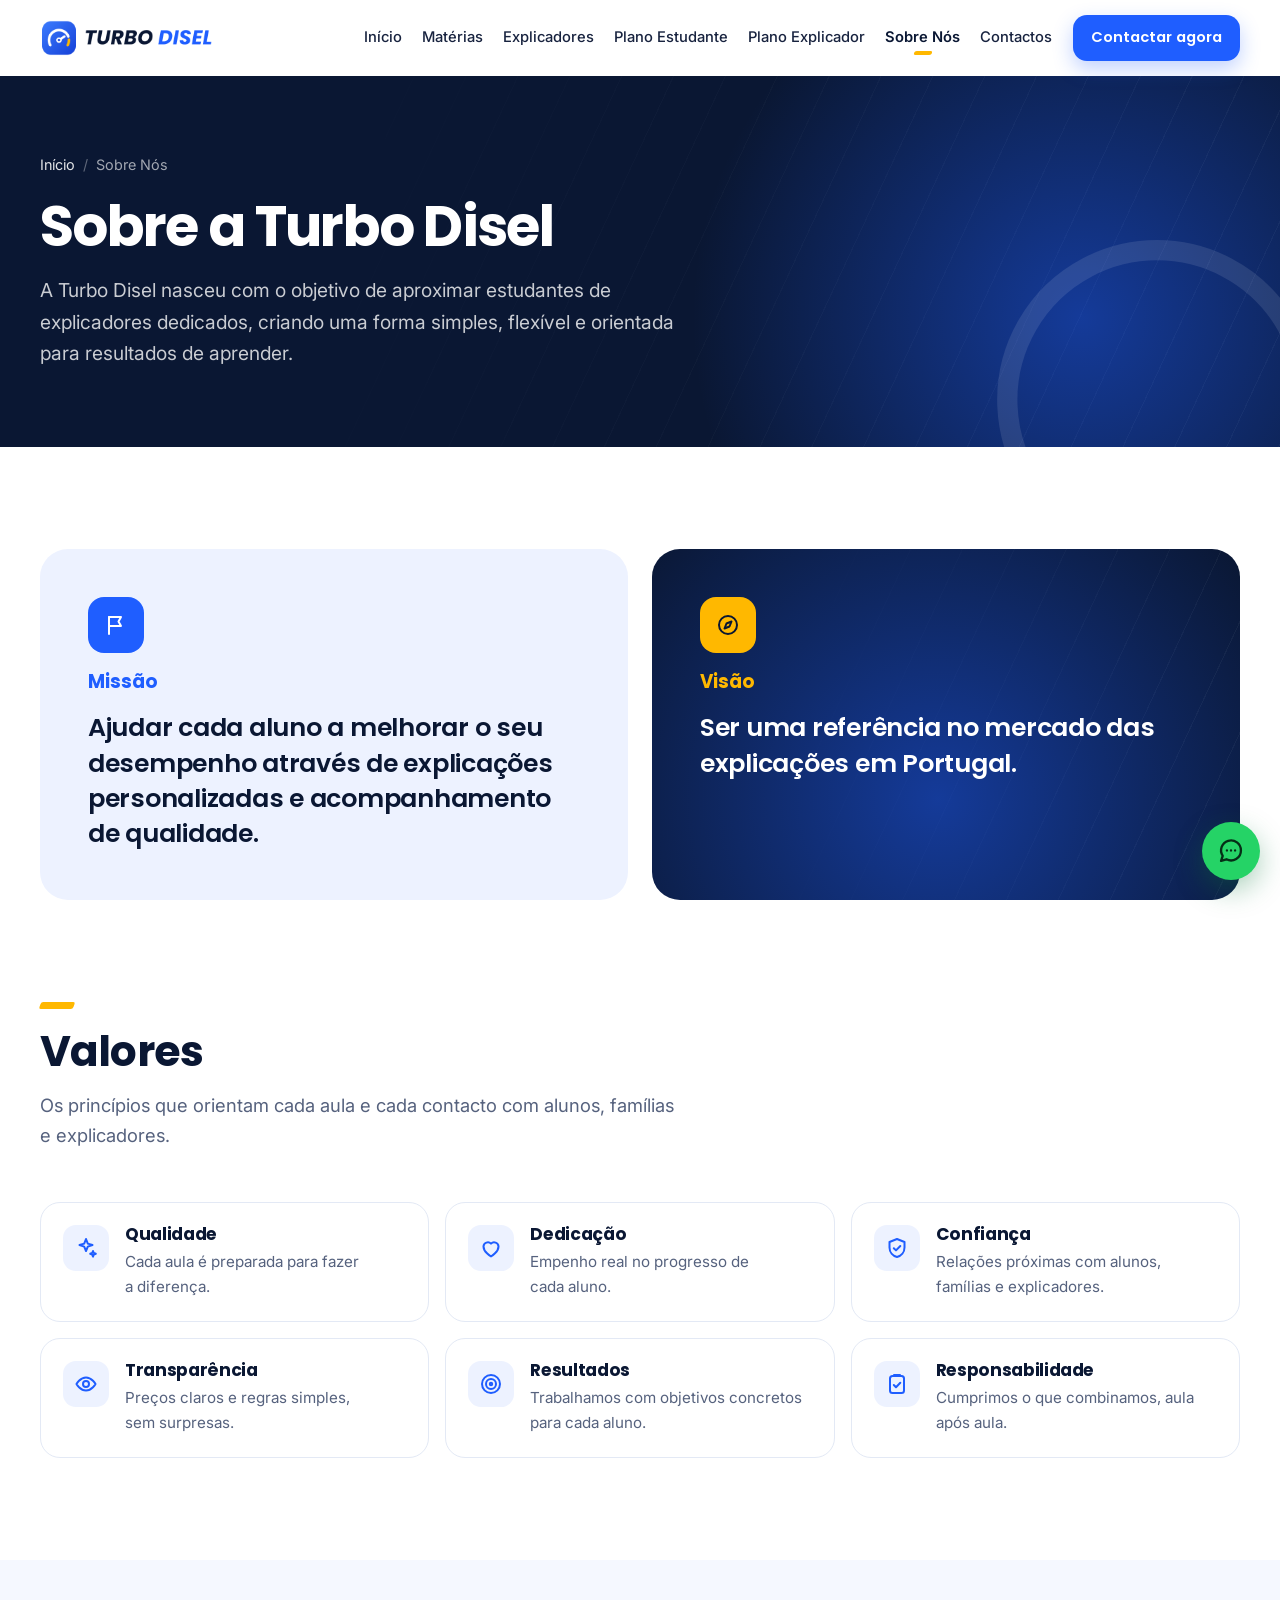
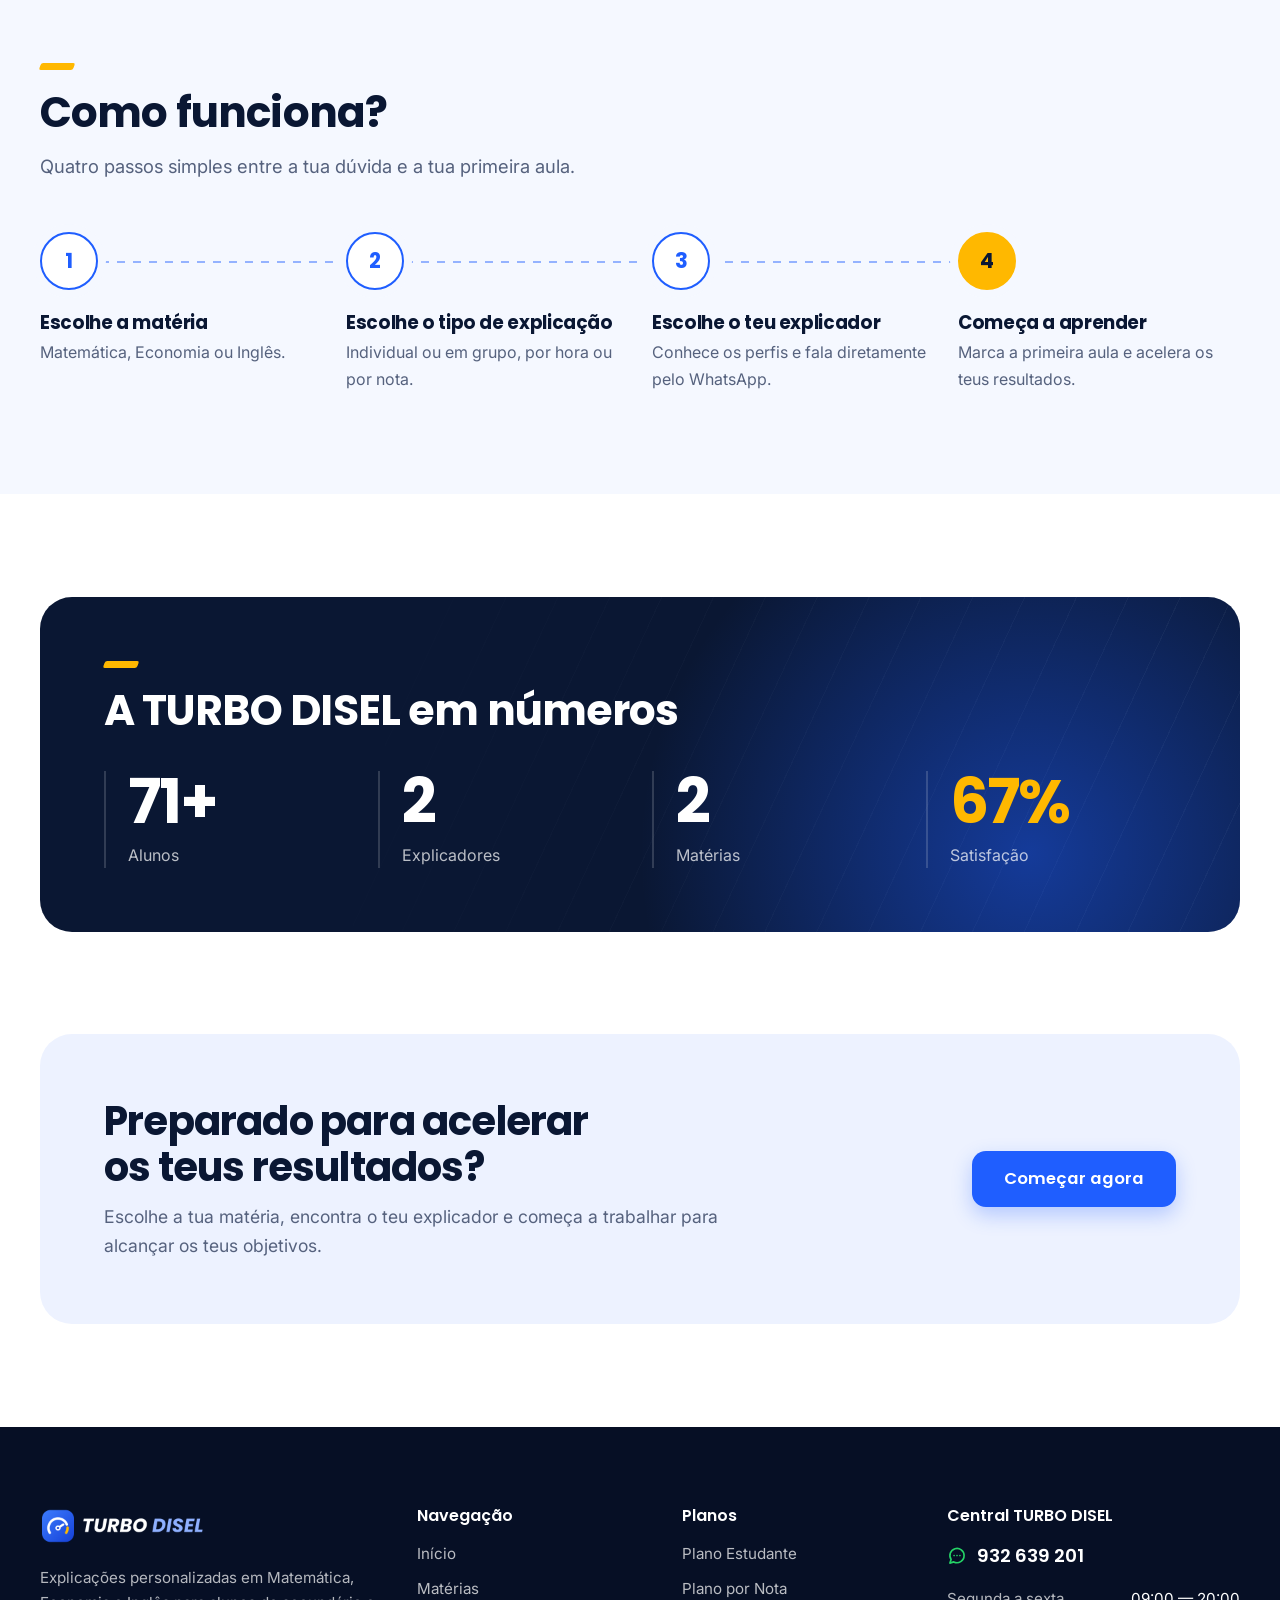
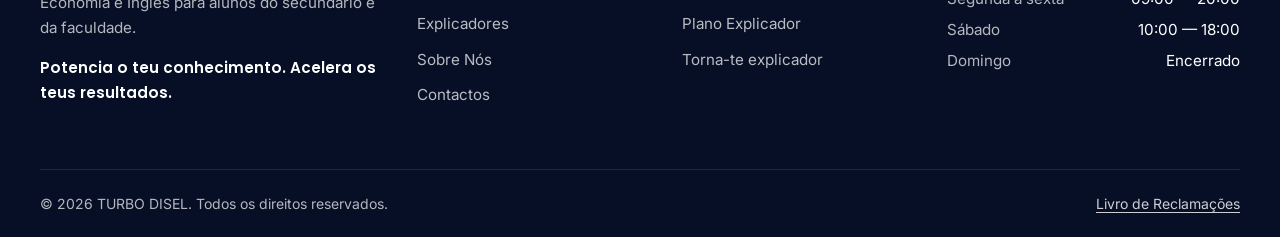
<file: turbo-disel/sobre.html>
<!DOCTYPE html>
<html lang="pt-PT">
<head>
  <meta charset="UTF-8">
  <meta name="viewport" content="width=device-width, initial-scale=1">
  <title>TURBO DISEL | Sobre Nós</title>
  <meta name="description" content="Conhece a TURBO DISEL: a nossa missão, visão e valores, como funcionam as explicações e os números que nos motivam.">
  <meta name="theme-color" content="#0A1733">

  <!-- Pré-visualização quando o link é partilhado (WhatsApp, redes sociais) -->
  <meta property="og:type" content="website">
  <meta property="og:site_name" content="TURBO DISEL">
  <meta property="og:locale" content="pt_PT">
  <meta property="og:title" content="TURBO DISEL | Sobre Nós">
  <meta property="og:description" content="Conhece a TURBO DISEL: a nossa missão, visão e valores, como funcionam as explicações e os números que nos motivam.">

  <link rel="icon" type="image/png" href="images/favicon.png">
  <link rel="apple-touch-icon" href="images/favicon.png">

  <!-- Tipos de letra: Poppins (títulos) e Inter (texto) -->
  <link rel="preconnect" href="https://fonts.googleapis.com">
  <link rel="preconnect" href="https://fonts.gstatic.com" crossorigin>
  <link rel="stylesheet" href="https://fonts.googleapis.com/css2?family=Inter:wght@400;500;600;700&amp;family=Poppins:wght@500;600;700;800&amp;display=swap">

  <link rel="stylesheet" href="css/style.css">
  <script src="js/script.js" defer></script>
</head>
<body>
  <a class="skip-link" href="#conteudo">Saltar para o conteúdo</a>

  <!-- ===================== CABEÇALHO ===================== -->
  <header class="site-header">
    <div class="container site-header__inner">
      <!-- Logo: para alterar, substitui o ficheiro images/logo.png -->
      <a class="brand" href="index.html">
        <img src="images/logo.png" alt="TURBO DISEL — página inicial" width="177" height="40">
      </a>

      <button class="nav-toggle" type="button" aria-controls="menu-principal" aria-expanded="false" aria-label="Abrir menu">
        <span class="nav-toggle__bar"></span>
        <span class="nav-toggle__bar"></span>
        <span class="nav-toggle__bar"></span>
      </button>

      <nav class="nav" id="menu-principal" aria-label="Navegação principal">
        <ul class="nav__list">
          <li><a class="nav__link" href="index.html">Início</a></li>
          <li><a class="nav__link" href="materias.html">Matérias</a></li>
          <li><a class="nav__link" href="explicadores.html">Explicadores</a></li>
          <li><a class="nav__link" href="plano-estudante.html">Plano Estudante</a></li>
          <li><a class="nav__link" href="plano-explicador.html">Plano Explicador</a></li>
          <li><a class="nav__link" href="sobre.html" aria-current="page">Sobre Nós</a></li>
          <li><a class="nav__link" href="contactos.html">Contactos</a></li>
        </ul>
        <a class="btn btn--primary nav__cta" href="contactos.html">Contactar agora</a>
        <a class="btn btn--whatsapp nav__extra" href="https://wa.me/351932639201" data-whatsapp="central" target="_blank" rel="noopener"><svg class="icon" viewBox="0 0 24 24" aria-hidden="true"><path d="M20.5 11.5a8.5 8.5 0 0 1-12.4 7.6L3.5 20.5l1.4-4.4A8.5 8.5 0 1 1 20.5 11.5z"/><path d="M8.5 11.5h.01M12 11.5h.01M15.5 11.5h.01"/></svg> WhatsApp da Central</a>
      </nav>
    </div>
  </header>

  <main id="conteudo">
    <!-- ===================== CABEÇALHO DA PÁGINA ===================== -->
    <section class="page-hero bg-turbo" aria-labelledby="titulo-pagina">
      <div class="container">
        <nav class="breadcrumb" aria-label="Localização">
          <ol>
            <li><a href="index.html">Início</a></li>
            <li aria-current="page">Sobre Nós</li>
          </ol>
        </nav>
        <h1 class="page-hero__title" id="titulo-pagina">Sobre a Turbo Disel</h1>
        <p class="page-hero__text">A Turbo Disel nasceu com o objetivo de aproximar estudantes de explicadores dedicados, criando uma forma simples, flexível e orientada para resultados de aprender.</p>
      </div>
    </section>

    <!-- ===================== MISSÃO E VISÃO ===================== -->
    <section class="section" aria-label="Missão e visão">
      <div class="container">
        <div class="mv-grid" data-reveal-grupo>
          <article class="mv-card">
            <div class="mv-card__icon"><svg class="icon" viewBox="0 0 24 24" aria-hidden="true"><path d="M5 21V4"/><path d="M5 4h12l-2.5 4.5L17 13H5"/></svg></div>
            <h2>Missão</h2>
            <p>Ajudar cada aluno a melhorar o seu desempenho através de explicações personalizadas e acompanhamento de qualidade.</p>
          </article>
          <article class="mv-card bg-turbo">
            <div class="mv-card__icon"><svg class="icon" viewBox="0 0 24 24" aria-hidden="true"><circle cx="12" cy="12" r="9"/><path d="M15.5 8.5l-2 5-5 2 2-5z"/></svg></div>
            <h2>Visão</h2>
            <p>Ser uma referência no mercado das explicações em Portugal.</p>
          </article>
        </div>
      </div>
    </section>

    <!-- ===================== VALORES ===================== -->
    <section class="section section--sem-topo" aria-labelledby="titulo-valores">
      <div class="container">
        <div class="section-head" data-reveal>
          <h2 id="titulo-valores">Valores</h2>
          <p>Os princípios que orientam cada aula e cada contacto com alunos, famílias e explicadores.</p>
        </div>
        <ul class="values-grid" data-reveal-grupo>
          <li class="value">
            <span class="value__icon"><svg class="icon" viewBox="0 0 24 24" aria-hidden="true"><path d="M12 3l1.8 4.6L18.5 9l-4.7 1.6L12 15l-1.8-4.4L5.5 9l4.7-1.4z"/><path d="M19 15l.8 2 2 .8-2 .8-.8 2-.8-2-2-.8 2-.8z"/></svg></span>
            <div>
              <h3>Qualidade</h3>
              <p>Cada aula é preparada para fazer a diferença.</p>
            </div>
          </li>
          <li class="value">
            <span class="value__icon"><svg class="icon" viewBox="0 0 24 24" aria-hidden="true"><path d="M12 20.5s-7.5-4.4-7.5-10.1A4.4 4.4 0 0 1 12 7.6a4.4 4.4 0 0 1 7.5 2.8c0 5.7-7.5 10.1-7.5 10.1z"/></svg></span>
            <div>
              <h3>Dedicação</h3>
              <p>Empenho real no progresso de cada aluno.</p>
            </div>
          </li>
          <li class="value">
            <span class="value__icon"><svg class="icon" viewBox="0 0 24 24" aria-hidden="true"><path d="M12 3l7.5 3v5.6c0 4.6-3.2 8.3-7.5 9.4-4.3-1.1-7.5-4.8-7.5-9.4V6z"/><path d="M8.8 12.2l2.2 2.2 4.3-4.4"/></svg></span>
            <div>
              <h3>Confiança</h3>
              <p>Relações próximas com alunos, famílias e explicadores.</p>
            </div>
          </li>
          <li class="value">
            <span class="value__icon"><svg class="icon" viewBox="0 0 24 24" aria-hidden="true"><path d="M2.5 12S6 5.5 12 5.5 21.5 12 21.5 12 18 18.5 12 18.5 2.5 12 2.5 12z"/><circle cx="12" cy="12" r="3"/></svg></span>
            <div>
              <h3>Transparência</h3>
              <p>Preços claros e regras simples, sem surpresas.</p>
            </div>
          </li>
          <li class="value">
            <span class="value__icon"><svg class="icon" viewBox="0 0 24 24" aria-hidden="true"><circle cx="12" cy="12" r="9"/><circle cx="12" cy="12" r="5"/><circle cx="12" cy="12" r="1.2"/></svg></span>
            <div>
              <h3>Resultados</h3>
              <p>Trabalhamos com objetivos concretos para cada aluno.</p>
            </div>
          </li>
          <li class="value">
            <span class="value__icon"><svg class="icon" viewBox="0 0 24 24" aria-hidden="true"><rect x="5" y="4" width="14" height="17" rx="2.5"/><path d="M9 4V3h6v1"/><path d="M8.8 13l2.2 2.2 4.3-4.4"/></svg></span>
            <div>
              <h3>Responsabilidade</h3>
              <p>Cumprimos o que combinamos, aula após aula.</p>
            </div>
          </li>
        </ul>
      </div>
    </section>

    <!-- ===================== COMO FUNCIONA ===================== -->
    <section class="section section--suave" aria-labelledby="titulo-como-funciona">
      <div class="container">
        <div class="section-head" data-reveal>
          <h2 id="titulo-como-funciona">Como funciona?</h2>
          <p>Quatro passos simples entre a tua dúvida e a tua primeira aula.</p>
        </div>
        <ol class="steps" data-reveal-grupo>
          <li class="step">
            <h3>Escolhe a matéria</h3>
            <p>Matemática, Economia ou Inglês.</p>
          </li>
          <li class="step">
            <h3>Escolhe o tipo de explicação</h3>
            <p>Individual ou em grupo, por hora ou por nota.</p>
          </li>
          <li class="step">
            <h3>Escolhe o teu explicador</h3>
            <p>Conhece os perfis e fala diretamente pelo WhatsApp.</p>
          </li>
          <li class="step">
            <h3>Começa a aprender</h3>
            <p>Marca a primeira aula e acelera os teus resultados.</p>
          </li>
        </ol>
      </div>
    </section>

    <!-- ===================== ESTATÍSTICAS ===================== -->
    <!-- Números: preenchidos a partir de CONFIG.estatisticas em js/script.js -->
    <section class="section" aria-labelledby="titulo-numeros">
      <div class="container">
        <div class="stats bg-turbo" data-reveal>
          <div class="section-head">
            <h2 id="titulo-numeros">A TURBO DISEL em números</h2>
          </div>
          <ul class="stats__grid">
            <li class="stat"><span class="stat__num" data-contador="alunos" data-sufixo="+" aria-hidden="true">100+</span><span class="stat__label"><span class="sr-only" data-contador-texto="alunos" data-sufixo="+">100+</span> Alunos</span></li>
            <li class="stat"><span class="stat__num" data-contador="explicadores" aria-hidden="true">3</span><span class="stat__label"><span class="sr-only" data-contador-texto="explicadores">3</span> Explicadores</span></li>
            <li class="stat"><span class="stat__num" data-contador="materias" aria-hidden="true">3</span><span class="stat__label"><span class="sr-only" data-contador-texto="materias">3</span> Matérias</span></li>
            <li class="stat stat--destaque"><span class="stat__num" data-contador="satisfacao" data-sufixo="%" aria-hidden="true">95%</span><span class="stat__label"><span class="sr-only" data-contador-texto="satisfacao" data-sufixo="%">95%</span> Satisfação</span></li>
          </ul>
        </div>
      </div>
    </section>

    <!-- ===================== CHAMADA PARA A AÇÃO ===================== -->
    <section class="section section--sem-topo" aria-labelledby="titulo-cta">
      <div class="container">
        <div class="cta-panel cta-panel--claro" data-reveal>
          <div>
            <h2 id="titulo-cta">Preparado para acelerar os teus resultados?</h2>
            <p>Escolhe a tua matéria, encontra o teu explicador e começa a trabalhar para alcançar os teus objetivos.</p>
          </div>
          <div class="cta-panel__actions">
            <a class="btn btn--primary btn--lg" href="contactos.html">Começar agora</a>
          </div>
        </div>
      </div>
    </section>
  </main>

  <!-- ===================== RODAPÉ ===================== -->
  <footer class="site-footer">
    <div class="container">
      <div class="footer__grid">
        <div class="footer__brand">
          <!-- Logo para fundo escuro: images/logo-branco.png -->
          <img src="images/logo-branco.png" alt="TURBO DISEL" width="168" height="38">
          <p>Explicações personalizadas em Matemática, Economia e Inglês para alunos do secundário e da faculdade.</p>
          <p class="footer__slogan">Potencia o teu conhecimento. Acelera os teus resultados.</p>
        </div>

        <nav aria-label="Páginas do site">
          <h2 class="footer__title">Navegação</h2>
          <ul class="footer__links">
            <li><a href="index.html">Início</a></li>
            <li><a href="materias.html">Matérias</a></li>
            <li><a href="explicadores.html">Explicadores</a></li>
            <li><a href="sobre.html">Sobre Nós</a></li>
            <li><a href="contactos.html">Contactos</a></li>
          </ul>
        </nav>

        <div>
          <h2 class="footer__title">Planos</h2>
          <ul class="footer__links">
            <li><a href="plano-estudante.html">Plano Estudante</a></li>
            <li><a href="plano-estudante.html#plano-nota">Plano por Nota</a></li>
            <li><a href="plano-explicador.html">Plano Explicador</a></li>
            <li><a href="plano-explicador.html#beneficios">Torna-te explicador</a></li>
          </ul>
        </div>

        <div class="footer__contact">
          <h2 class="footer__title">Central TURBO DISEL</h2>
          <a class="footer__phone" href="https://wa.me/351932639201" data-whatsapp="central" target="_blank" rel="noopener"><svg class="icon" viewBox="0 0 24 24" aria-hidden="true"><path d="M20.5 11.5a8.5 8.5 0 0 1-12.4 7.6L3.5 20.5l1.4-4.4A8.5 8.5 0 1 1 20.5 11.5z"/><path d="M8.5 11.5h.01M12 11.5h.01M15.5 11.5h.01"/></svg> <span data-central-telefone>932 639 201</span></a>
          <dl class="footer__hours">
            <div><dt>Segunda a sexta</dt><dd data-horario="semana">09:00 — 20:00</dd></div>
            <div><dt>Sábado</dt><dd data-horario="sabado">10:00 — 18:00</dd></div>
            <div><dt>Domingo</dt><dd data-horario="domingo">Encerrado</dd></div>
          </dl>
        </div>
      </div>

      <div class="footer__bottom">
        <p>© <span data-ano>2026</span> TURBO DISEL. Todos os direitos reservados.</p>
        <a href="https://www.livroreclamacoes.pt/" target="_blank" rel="noopener">Livro de Reclamações</a>
      </div>
    </div>
  </footer>

  <!-- Botão flutuante do WhatsApp (central) -->
  <a class="whatsapp-fab" href="https://wa.me/351932639201" data-whatsapp="central" target="_blank" rel="noopener" aria-label="Falar com a Central TURBO DISEL no WhatsApp"><svg class="icon" viewBox="0 0 24 24" aria-hidden="true"><path d="M20.5 11.5a8.5 8.5 0 0 1-12.4 7.6L3.5 20.5l1.4-4.4A8.5 8.5 0 1 1 20.5 11.5z"/><path d="M8.5 11.5h.01M12 11.5h.01M15.5 11.5h.01"/></svg></a>
</body>
</html>
</file>
<file: turbo-disel/css/style.css>
/* =============================================================================
   TURBO DISEL — Folha de estilos principal
   -----------------------------------------------------------------------------
   Índice
    1.  Variáveis (cores, tipografia, medidas)   ← ALTERAR AS CORES AQUI
    2.  Base
    3.  Layout e utilitários
    4.  Botões, ícones e elementos comuns
    5.  Cabeçalho e menu
    6.  Hero (página inicial)
    7.  Cabeçalho das páginas interiores
    8.  Secções da página inicial
    9.  Matérias
    10. Explicadores
    11. Planos e preços
    12. Plano por Nota (simulador e conta-rotações)
    13. Sobre Nós
    14. Contactos e formulário
    15. Rodapé e botão flutuante do WhatsApp
    16. Animações
    17. Preferências de movimento reduzido
   ============================================================================= */


/* =============================================================================
   1. VARIÁVEIS
   Para mudar as cores do site inteiro basta alterar os valores abaixo.
   ============================================================================= */
:root {
  /* ---------- Cores da marca ---------- */
  --azul-escuro: #0A1733;          /* fundos escuros (hero, planos, rodapé) e títulos */
  --azul-escuro-2: #12285C;        /* cartões sobre fundo escuro */
  --azul-noite: #060F25;           /* fundo do rodapé */
  --azul-eletrico: #1F5EFF;        /* cor principal: botões, ligações, destaques */
  --azul-eletrico-escuro: #1646D6; /* botões ao passar o rato */
  --azul-claro: #7FA6FF;           /* detalhes em fundo escuro */
  --azul-gelo: #EDF2FF;            /* fundos suaves e ícones */
  --dourado: #FFB800;              /* pequenos detalhes e destaques */
  --dourado-claro: #FFD25A;
  --branco: #FFFFFF;

  /* ---------- Texto, linhas e fundos ---------- */
  --texto: #18233F;
  --texto-suave: #56627E;
  --titulo: var(--azul-escuro);
  --linha: #E3E9F5;
  --linha-forte: #CED8EC;
  --fundo-suave: #F5F8FF;

  /* ---------- Estados ---------- */
  --whatsapp: #25D366;
  --whatsapp-hover: #1EBE5D;
  --whatsapp-texto: #052E16;
  --erro: #C8261A;
  --sucesso: #0E9F5B;

  /* ---------- Tipografia ---------- */
  --fonte-titulos: "Poppins", system-ui, -apple-system, "Segoe UI", Roboto, Arial, sans-serif;
  --fonte-texto: "Inter", system-ui, -apple-system, "Segoe UI", Roboto, Arial, sans-serif;

  /* ---------- Formas e sombras ---------- */
  --raio-sm: 10px;
  --raio: 14px;
  --raio-lg: 20px;
  --raio-xl: 28px;
  --sombra-1: 0 1px 2px rgba(10, 23, 51, .05), 0 4px 14px rgba(10, 23, 51, .05);
  --sombra-2: 0 2px 6px rgba(10, 23, 51, .05), 0 16px 36px rgba(10, 23, 51, .10);
  --sombra-3: 0 6px 14px rgba(10, 23, 51, .10), 0 28px 60px rgba(10, 23, 51, .22);

  /* ---------- Medidas ---------- */
  --largura-max: 1200px;
  --margem-lateral: clamp(16px, 4vw, 32px);
  --altura-header: 76px;
  --espaco-secao: clamp(64px, 8vw, 112px);

  /* ---------- Movimento ---------- */
  --ease: cubic-bezier(.2, .7, .2, 1);
  --dur: .25s;
}


/* =============================================================================
   2. BASE
   ============================================================================= */
*,
*::before,
*::after {
  box-sizing: border-box;
}

html {
  -webkit-text-size-adjust: 100%;
  text-size-adjust: 100%;
  scroll-behavior: smooth;
}

body {
  margin: 0;
  font-family: var(--fonte-texto);
  font-size: 1rem;
  line-height: 1.65;
  color: var(--texto);
  background: var(--branco);
  -webkit-font-smoothing: antialiased;
  -moz-osx-font-smoothing: grayscale;
}

img,
svg {
  display: block;
  max-width: 100%;
}

img {
  height: auto;
}

a {
  color: var(--azul-eletrico);
  text-decoration: none;
}

button,
input,
select,
textarea {
  font: inherit;
  color: inherit;
}

h1,
h2,
h3,
h4 {
  margin: 0 0 .5em;
  font-family: var(--fonte-titulos);
  font-weight: 700;
  line-height: 1.15;
  letter-spacing: -.02em;
  color: var(--titulo);
  text-wrap: balance;
}

p {
  margin: 0 0 1em;
  text-wrap: pretty;
}

ul,
ol {
  margin: 0;
  padding: 0;
}

address {
  font-style: normal;
}

:focus-visible {
  outline: 3px solid var(--azul-eletrico);
  outline-offset: 3px;
}

[tabindex="-1"]:focus {
  outline: none;
}

::selection {
  background: rgba(31, 94, 255, .18);
}

[id] {
  scroll-margin-top: calc(var(--altura-header) + 20px);
}

[hidden] {
  display: none !important;
}


/* =============================================================================
   3. LAYOUT E UTILITÁRIOS
   ============================================================================= */
.container {
  width: 100%;
  max-width: calc(var(--largura-max) + var(--margem-lateral) * 2);
  margin-inline: auto;
  padding-inline: var(--margem-lateral);
}

.section {
  padding-block: var(--espaco-secao);
}

.section--suave {
  background: var(--fundo-suave);
}

.section--sem-topo {
  padding-top: 0;
}

.sr-only {
  position: absolute !important;
  width: 1px;
  height: 1px;
  padding: 0;
  margin: -1px;
  overflow: hidden;
  clip: rect(0 0 0 0);
  white-space: nowrap;
  border: 0;
}

.skip-link {
  position: absolute;
  top: -80px;
  left: 16px;
  z-index: 300;
  padding: 10px 16px;
  border-radius: var(--raio-sm);
  background: var(--azul-escuro);
  color: var(--branco);
  font-weight: 600;
  transition: top .2s;
}

.skip-link:focus {
  top: 12px;
}

/* Fundo escuro da marca: azul-escuro + linhas de velocidade + brilho elétrico */
.bg-turbo {
  position: relative;
  isolation: isolate;
  overflow: hidden;
  background-color: var(--azul-escuro);
  color: var(--branco);
}

.bg-turbo::before {
  content: "";
  position: absolute;
  inset: 0;
  z-index: -1;
  pointer-events: none;
  background: repeating-linear-gradient(115deg, transparent 0 46px, rgba(255, 255, 255, .045) 46px 47px);
  -webkit-mask-image: linear-gradient(100deg, transparent 20%, #000 90%);
  mask-image: linear-gradient(100deg, transparent 20%, #000 90%);
}

.bg-turbo::after {
  content: "";
  position: absolute;
  z-index: -1;
  top: -40%;
  right: -15%;
  width: min(780px, 130vw);
  aspect-ratio: 1;
  pointer-events: none;
  background: radial-gradient(closest-side, rgba(31, 94, 255, .5), rgba(31, 94, 255, 0));
}

/* Componentes com fundo próprio que também usam o fundo escuro da marca */
.plan-panel.bg-turbo,
.mv-card.bg-turbo {
  background: var(--azul-escuro);
}

.bg-turbo h1,
.bg-turbo h2,
.bg-turbo h3 {
  color: var(--branco);
}

.bg-turbo :focus-visible {
  outline-color: var(--dourado);
}

/* Cabeçalho das secções (título + introdução), com a barra dourada da marca */
.section-head {
  max-width: 720px;
  margin-bottom: clamp(32px, 4vw, 52px);
}

.section-head::before {
  content: "";
  display: block;
  width: 34px;
  height: 7px;
  margin-bottom: 18px;
  border-radius: 2px;
  background: var(--dourado);
  transform: skewX(-20deg);
}

.section-head h2 {
  margin-bottom: 14px;
  font-size: clamp(1.75rem, 1.3rem + 1.7vw, 2.65rem);
}

.section-head p {
  margin: 0;
  font-size: clamp(1.02rem, .98rem + .25vw, 1.15rem);
  color: var(--texto-suave);
}

.bg-turbo .section-head p {
  color: rgba(255, 255, 255, .75);
}


/* =============================================================================
   4. BOTÕES, ÍCONES E ELEMENTOS COMUNS
   ============================================================================= */
.icon {
  width: 24px;
  height: 24px;
  flex: none;
  fill: none;
  stroke: currentColor;
  stroke-width: 2;
  stroke-linecap: round;
  stroke-linejoin: round;
}

.btn {
  display: inline-flex;
  align-items: center;
  justify-content: center;
  gap: 10px;
  min-height: 50px;
  padding: 12px 24px;
  border: 2px solid transparent;
  border-radius: var(--raio);
  background: var(--azul-eletrico);
  color: var(--branco);
  font-family: var(--fonte-titulos);
  font-size: .98rem;
  font-weight: 600;
  line-height: 1.2;
  text-align: center;
  cursor: pointer;
  transition: background-color var(--dur) var(--ease), border-color var(--dur) var(--ease),
    color var(--dur) var(--ease), box-shadow var(--dur) var(--ease), transform var(--dur) var(--ease);
}

.btn:hover {
  transform: translateY(-2px);
}

.btn:active {
  transform: translateY(0);
}

.btn .icon {
  width: 20px;
  height: 20px;
}

.btn--primary {
  background: var(--azul-eletrico);
  color: var(--branco);
  box-shadow: 0 8px 20px rgba(31, 94, 255, .28);
}

.btn--primary:hover {
  background: var(--azul-eletrico-escuro);
  box-shadow: 0 12px 28px rgba(31, 94, 255, .36);
}

.btn--gold {
  background: var(--dourado);
  color: var(--azul-escuro);
  box-shadow: 0 8px 22px rgba(255, 184, 0, .25);
}

.btn--gold:hover {
  background: var(--dourado-claro);
  box-shadow: 0 12px 28px rgba(255, 184, 0, .32);
}

.btn--ghost {
  background: transparent;
  color: var(--branco);
  border-color: rgba(255, 255, 255, .32);
}

.btn--ghost:hover {
  background: rgba(255, 255, 255, .08);
  border-color: rgba(255, 255, 255, .65);
}

.btn--outline {
  background: transparent;
  color: var(--azul-escuro);
  border-color: var(--linha-forte);
}

.btn--outline:hover {
  color: var(--azul-eletrico);
  border-color: var(--azul-eletrico);
  background: var(--azul-gelo);
}

.btn--whatsapp {
  background: var(--whatsapp);
  color: var(--whatsapp-texto);
  box-shadow: 0 8px 20px rgba(37, 211, 102, .22);
}

.btn--whatsapp:hover {
  background: var(--whatsapp-hover);
}

.btn--sm {
  min-height: 42px;
  padding: 8px 16px;
  border-radius: 12px;
  font-size: .92rem;
}

.btn--lg {
  min-height: 56px;
  padding: 14px 30px;
  font-size: 1.04rem;
}

.btn--block {
  width: 100%;
}

/* Etiquetas (chips) */
.chip {
  display: inline-flex;
  align-items: center;
  gap: 6px;
  padding: 6px 12px;
  border-radius: 999px;
  background: var(--azul-gelo);
  color: #1A3FB8;
  font-size: .84rem;
  font-weight: 600;
  line-height: 1.25;
}

.chip--dourado {
  background: #FFF3D1;
  color: #6B4A00;
}

.chip-list {
  display: flex;
  flex-wrap: wrap;
  gap: 8px;
  list-style: none;
}

/* Lista com visto */
.check-list {
  display: grid;
  gap: 12px;
  list-style: none;
}

.check-list li {
  position: relative;
  padding-left: 34px;
}

.check-list li::before {
  content: "";
  position: absolute;
  top: 1px;
  left: 0;
  width: 23px;
  height: 23px;
  border-radius: 50%;
  background: var(--azul-gelo) url("data:image/svg+xml,%3Csvg xmlns='http://www.w3.org/2000/svg' viewBox='0 0 24 24' fill='none' stroke='%231F5EFF' stroke-width='3.2' stroke-linecap='round' stroke-linejoin='round'%3E%3Cpath d='M5 12.5l4.5 4.5L19 7.5'/%3E%3C/svg%3E") center / 13px no-repeat;
}

.bg-turbo .check-list li::before {
  background-color: rgba(255, 184, 0, .14);
  background-image: url("data:image/svg+xml,%3Csvg xmlns='http://www.w3.org/2000/svg' viewBox='0 0 24 24' fill='none' stroke='%23FFB800' stroke-width='3.2' stroke-linecap='round' stroke-linejoin='round'%3E%3Cpath d='M5 12.5l4.5 4.5L19 7.5'/%3E%3C/svg%3E");
}

.check-list--sm {
  gap: 10px;
  font-size: .94rem;
}

.check-list--sm li {
  padding-left: 30px;
}

.check-list--sm li::before {
  width: 20px;
  height: 20px;
  background-size: 11px;
}

/* Avaliação por estrelas (o valor vem de --avaliacao, de 0 a 5) */
.stars {
  --avaliacao: 5;
  position: relative;
  display: inline-block;
  flex: none;
  width: 100px;
  height: 18px;
  background: url("data:image/svg+xml,%3Csvg xmlns='http://www.w3.org/2000/svg' viewBox='0 0 26.7 24'%3E%3Cpath fill='%23D5DCEA' d='M12 1.8L14.95 7.8L21.55 8.75L16.77 13.41L17.9 19.98L12 16.88L6.1 19.98L7.23 13.41L2.45 8.75L9.05 7.8Z'/%3E%3C/svg%3E") 0 0 / 20px 18px repeat-x;
}

.stars::after {
  content: "";
  position: absolute;
  inset: 0 auto 0 0;
  width: calc(var(--avaliacao) * 20px);
  background: url("data:image/svg+xml,%3Csvg xmlns='http://www.w3.org/2000/svg' viewBox='0 0 26.7 24'%3E%3Cpath fill='%23FFB800' d='M12 1.8L14.95 7.8L21.55 8.75L16.77 13.41L17.9 19.98L12 16.88L6.1 19.98L7.23 13.41L2.45 8.75L9.05 7.8Z'/%3E%3C/svg%3E") 0 0 / 20px 18px repeat-x;
}

.bg-turbo .stars,
.stars--escuro {
  background-image: url("data:image/svg+xml,%3Csvg xmlns='http://www.w3.org/2000/svg' viewBox='0 0 26.7 24'%3E%3Cpath fill='%23FFFFFF' fill-opacity='.22' d='M12 1.8L14.95 7.8L21.55 8.75L16.77 13.41L17.9 19.98L12 16.88L6.1 19.98L7.23 13.41L2.45 8.75L9.05 7.8Z'/%3E%3C/svg%3E");
}

.rating {
  display: inline-flex;
  align-items: center;
  gap: 8px;
  font-size: .9rem;
  font-weight: 600;
  color: var(--texto-suave);
}

/* Tabelas de preços */
.table-wrap {
  overflow-x: auto;
  border: 1px solid var(--linha);
  border-radius: var(--raio-lg);
  background: var(--branco);
  box-shadow: var(--sombra-1);
}

.price-table {
  width: 100%;
  border-collapse: collapse;
  font-size: 1rem;
}

.price-table caption {
  padding: 18px 22px 0;
  font-family: var(--fonte-titulos);
  font-weight: 600;
  text-align: left;
  color: var(--titulo);
}

.price-table th,
.price-table td {
  padding: 15px 22px;
  text-align: left;
}

.price-table thead th {
  background: var(--azul-gelo);
  color: var(--azul-escuro);
  font-family: var(--fonte-titulos);
  font-size: .86rem;
  font-weight: 600;
  white-space: nowrap;
}

.price-table tbody td {
  border-top: 1px solid var(--linha);
}

.price-table tbody tr {
  transition: background-color var(--dur);
}

.price-table tbody tr:hover {
  background: #FAFBFF;
}

.price-table th:last-child,
.price-table td:last-child {
  text-align: right;
}

.price-table .preco {
  font-family: var(--fonte-titulos);
  font-weight: 700;
  color: var(--azul-escuro);
  white-space: nowrap;
}

.nivel-tag {
  display: inline-flex;
  align-items: center;
  gap: 8px;
  font-weight: 600;
  color: var(--azul-escuro);
}

.nivel-tag::before {
  content: "";
  width: 9px;
  height: 9px;
  border-radius: 50%;
  background: var(--azul-eletrico);
}

.nivel-tag--faculdade::before {
  background: var(--dourado);
}


/* =============================================================================
   5. CABEÇALHO E MENU
   ============================================================================= */
.site-header {
  position: sticky;
  top: 0;
  z-index: 100;
  isolation: isolate;
}

/* O fundo "vidro" fica num pseudo-elemento para não interferir com o menu móvel */
.site-header::before {
  content: "";
  position: absolute;
  inset: 0;
  z-index: -1;
  background: rgba(255, 255, 255, .9);
  -webkit-backdrop-filter: saturate(1.8) blur(14px);
  backdrop-filter: saturate(1.8) blur(14px);
  border-bottom: 1px solid transparent;
  transition: border-color var(--dur), box-shadow var(--dur);
}

.site-header.is-scrolled::before {
  border-bottom-color: var(--linha);
  box-shadow: 0 8px 30px rgba(10, 23, 51, .07);
}

.site-header__inner {
  display: flex;
  align-items: center;
  gap: 20px;
  height: var(--altura-header);
}

.brand {
  display: inline-flex;
  flex: none;
  align-items: center;
  margin-right: auto;
  border-radius: 8px;
}

.brand img {
  width: auto;
  height: 40px;
}

.nav {
  display: flex;
  align-items: center;
  gap: 18px;
}

.nav__list {
  display: flex;
  align-items: center;
  gap: 2px;
  list-style: none;
}

.nav__link {
  position: relative;
  display: inline-flex;
  align-items: center;
  padding: 10px 12px;
  border-radius: 10px;
  color: var(--texto);
  font-size: .95rem;
  font-weight: 500;
  line-height: 1.2;
  white-space: nowrap;
  transition: color var(--dur), background-color var(--dur);
}

.nav__link:hover {
  color: var(--azul-eletrico);
  background: var(--azul-gelo);
}

.nav__link[aria-current="page"] {
  color: var(--azul-escuro);
  font-weight: 600;
}

.nav__link[aria-current="page"]::after {
  content: "";
  position: absolute;
  left: 50%;
  bottom: 2px;
  width: 18px;
  height: 4px;
  margin-left: -9px;
  border-radius: 2px;
  background: var(--dourado);
  transform: skewX(-20deg);
}

.nav__cta {
  flex: none;
  min-height: 46px;
  padding: 10px 20px;
}

.nav__extra {
  display: none;
}

.nav-toggle {
  display: none;
}

/* Portáteis mais pequenos: menu mais compacto */
@media (max-width: 1319.98px) {
  .nav {
    gap: 12px;
  }

  .nav__link {
    padding: 10px 9px;
    font-size: .92rem;
  }

  .nav__cta {
    padding: 10px 16px;
    font-size: .92rem;
  }
}

/* Tablet e telemóvel: menu hamburger */
@media (max-width: 1199.98px) {
  :root {
    --altura-header: 68px;
  }

  .brand img {
    height: 36px;
  }

  .nav-toggle {
    position: relative;
    display: inline-flex;
    align-items: center;
    justify-content: center;
    width: 46px;
    height: 46px;
    border: 1px solid var(--linha-forte);
    border-radius: 12px;
    background: var(--branco);
    cursor: pointer;
  }

  .nav-toggle__bar {
    position: absolute;
    left: 13px;
    right: 13px;
    top: 50%;
    height: 2px;
    margin-top: -1px;
    border-radius: 2px;
    background: var(--azul-escuro);
    transition: transform .3s var(--ease), opacity .2s;
  }

  .nav-toggle__bar:nth-child(1) {
    transform: translateY(-6px);
  }

  .nav-toggle__bar:nth-child(3) {
    transform: translateY(6px);
  }

  .nav-toggle[aria-expanded="true"] .nav-toggle__bar:nth-child(1) {
    transform: rotate(45deg);
  }

  .nav-toggle[aria-expanded="true"] .nav-toggle__bar:nth-child(2) {
    opacity: 0;
  }

  .nav-toggle[aria-expanded="true"] .nav-toggle__bar:nth-child(3) {
    transform: rotate(-45deg);
  }

  .nav {
    position: fixed;
    top: var(--altura-header);
    right: 0;
    bottom: 0;
    left: 0;
    flex-direction: column;
    align-items: stretch;
    gap: 22px;
    padding: 12px var(--margem-lateral) 32px;
    overflow-y: auto;
    overscroll-behavior: contain;
    background: var(--branco);
    border-top: 1px solid var(--linha);
    opacity: 0;
    visibility: hidden;
    transform: translateY(-10px);
    transition: opacity .25s var(--ease), transform .25s var(--ease), visibility 0s linear .25s;
  }

  .nav.is-open {
    opacity: 1;
    visibility: visible;
    transform: none;
    transition-delay: 0s;
  }

  .nav__list {
    flex-direction: column;
    align-items: stretch;
    gap: 0;
  }

  .nav__link {
    display: flex;
    padding: 16px 4px;
    border-bottom: 1px solid var(--linha);
    border-radius: 0;
    font-size: 1.08rem;
  }

  .nav__link:hover {
    background: transparent;
  }

  .nav__link[aria-current="page"] {
    color: var(--azul-eletrico);
  }

  .nav__link[aria-current="page"]::after {
    left: auto;
    right: 8px;
    bottom: auto;
    top: 50%;
    margin: -2px 0 0;
  }

  .nav__cta {
    width: 100%;
    min-height: 54px;
    font-size: 1rem;
  }

  .nav__extra {
    display: flex;
    width: 100%;
    min-height: 54px;
  }

  body.menu-aberto {
    overflow: hidden;
  }
}


/* =============================================================================
   6. HERO (PÁGINA INICIAL)
   ============================================================================= */
.hero {
  padding-block: clamp(40px, 6vw, 96px) clamp(64px, 8vw, 120px);
}

.hero__grid {
  display: grid;
  grid-template-columns: minmax(0, 1.1fr) minmax(0, .9fr);
  align-items: center;
  gap: clamp(40px, 6vw, 88px);
}

.hero__title {
  margin-bottom: 24px;
  font-size: clamp(2.3rem, 1.2rem + 4vw, 4.1rem);
  line-height: 1.04;
  letter-spacing: -.035em;
}

.hero__text {
  max-width: 34rem;
  margin-bottom: 36px;
  font-size: clamp(1.05rem, 1rem + .3vw, 1.2rem);
  color: rgba(255, 255, 255, .78);
}

.hero__actions {
  display: flex;
  flex-wrap: wrap;
  gap: 12px;
}

.hero__trust {
  display: flex;
  flex-wrap: wrap;
  align-items: center;
  gap: 14px 28px;
  margin-top: 40px;
  padding-top: 28px;
  border-top: 1px solid rgba(255, 255, 255, .12);
  list-style: none;
  font-size: .95rem;
  color: rgba(255, 255, 255, .75);
}

.hero__trust li {
  display: inline-flex;
  align-items: center;
  gap: 10px;
}

.hero__trust strong {
  font-family: var(--fonte-titulos);
  font-weight: 600;
  color: var(--branco);
}

.hero__trust .icon {
  width: 22px;
  height: 22px;
  color: var(--dourado);
}

.hero__visual {
  position: relative;
  justify-self: end;
  width: 100%;
  max-width: 500px;
}

.hero__frame {
  position: relative;
  aspect-ratio: 4 / 5;
  overflow: hidden;
  border: 1px solid rgba(255, 255, 255, .14);
  border-radius: 32px;
  background: var(--azul-eletrico);
  box-shadow: 0 40px 90px rgba(0, 0, 0, .45);
}

.hero__frame img {
  width: 100%;
  height: 100%;
  object-fit: cover;
}

.float-card {
  position: absolute;
  display: flex;
  align-items: center;
  gap: 12px;
  padding: 12px 18px 12px 12px;
  border-radius: 18px;
  background: var(--branco);
  color: var(--texto);
  box-shadow: var(--sombra-3);
}

.float-card--nota {
  left: -44px;
  bottom: 64px;
}

.float-card--equipa {
  top: 44px;
  right: -28px;
  padding: 12px 18px 12px 14px;
}

.avatar-stack {
  display: flex;
  flex: none;
}

.avatar-stack img {
  width: 38px;
  height: 38px;
  border: 2px solid var(--branco);
  border-radius: 50%;
  object-fit: cover;
  object-position: center 30%;
}

.avatar-stack img + img {
  margin-left: -12px;
}

.float-card__gauge {
  flex: none;
  width: 76px;
}

.float-card__title {
  display: block;
  font-family: var(--fonte-titulos);
  font-size: .95rem;
  font-weight: 600;
  line-height: 1.25;
  color: var(--titulo);
}

.float-card__text {
  display: block;
  font-size: .85rem;
  color: var(--texto-suave);
}


/* =============================================================================
   7. CABEÇALHO DAS PÁGINAS INTERIORES
   ============================================================================= */
.page-hero {
  padding-block: clamp(44px, 6vw, 84px) clamp(48px, 6vw, 88px);
}

/* Arco do conta-rotações, em marca-d'água, do lado direito */
.page-hero::after {
  background:
    url("data:image/svg+xml,%3Csvg xmlns='http://www.w3.org/2000/svg' viewBox='0 0 320 260' fill='none'%3E%3Cpath d='M57.8 211 A118 118 0 1 1 262.2 211' stroke='%23FFFFFF' stroke-opacity='.10' stroke-width='16' stroke-linecap='round'/%3E%3Cpath d='M262.2 211 A118 118 0 0 0 274 120' stroke='%23FFB800' stroke-opacity='.35' stroke-width='16' stroke-linecap='round'/%3E%3C/svg%3E") 70% 62% / 52% no-repeat,
    radial-gradient(closest-side, rgba(31, 94, 255, .5), rgba(31, 94, 255, 0));
}

.breadcrumb ol {
  display: flex;
  flex-wrap: wrap;
  gap: 8px;
  margin-bottom: 18px;
  list-style: none;
  font-size: .9rem;
  color: rgba(255, 255, 255, .62);
}

.breadcrumb li + li::before {
  content: "/";
  margin-right: 8px;
  color: rgba(255, 255, 255, .35);
}

.breadcrumb a {
  color: rgba(255, 255, 255, .88);
  transition: color var(--dur);
}

.breadcrumb a:hover {
  color: var(--branco);
}

.page-hero__title {
  max-width: 20ch;
  margin-bottom: 16px;
  font-size: clamp(2.15rem, 1.45rem + 2.6vw, 3.5rem);
  letter-spacing: -.03em;
}

.page-hero__text {
  max-width: 42rem;
  margin: 0;
  font-size: clamp(1.05rem, 1rem + .3vw, 1.2rem);
  color: rgba(255, 255, 255, .78);
}

.page-hero__links {
  display: flex;
  flex-wrap: wrap;
  gap: 10px;
  margin-top: 30px;
  list-style: none;
}

.pill-link {
  display: inline-flex;
  align-items: center;
  gap: 8px;
  padding: 9px 16px;
  border: 1px solid rgba(255, 255, 255, .24);
  border-radius: 999px;
  color: var(--branco);
  font-size: .92rem;
  font-weight: 500;
  transition: background-color var(--dur), border-color var(--dur);
}

.pill-link:hover {
  background: rgba(255, 255, 255, .1);
  border-color: rgba(255, 255, 255, .5);
}

.pill-link .icon {
  width: 18px;
  height: 18px;
  color: var(--dourado);
}


/* =============================================================================
   8. SECÇÕES DA PÁGINA INICIAL
   ============================================================================= */

/* ---------- Benefícios ---------- */
.feature-grid {
  display: grid;
  grid-template-columns: repeat(4, minmax(0, 1fr));
  gap: 20px;
}

.feature {
  padding: 28px 24px;
  border: 1px solid var(--linha);
  border-radius: var(--raio-lg);
  background: var(--branco);
  transition: transform var(--dur) var(--ease), box-shadow var(--dur) var(--ease), border-color var(--dur);
}

.feature:hover {
  transform: translateY(-4px);
  border-color: #CBD8F7;
  box-shadow: var(--sombra-2);
}

.feature__icon {
  display: grid;
  place-items: center;
  width: 52px;
  height: 52px;
  margin-bottom: 20px;
  border-radius: 14px;
  background: var(--azul-gelo);
  color: var(--azul-eletrico);
  transition: background-color var(--dur), color var(--dur), transform var(--dur) var(--ease);
}

.feature:hover .feature__icon {
  background: var(--azul-eletrico);
  color: var(--branco);
  transform: rotate(-6deg);
}

.feature h3 {
  margin-bottom: 8px;
  font-size: 1.14rem;
}

.feature p {
  margin: 0;
  font-size: .97rem;
  color: var(--texto-suave);
}

/* ---------- Grelha de 3 cartões (matérias e explicadores) ---------- */
.card-grid {
  display: grid;
  grid-template-columns: repeat(3, minmax(0, 1fr));
  gap: 24px;
}

/* ---------- Cartão de matéria ---------- */
.subject-card {
  display: flex;
  flex-direction: column;
  overflow: hidden;
  border: 1px solid var(--linha);
  border-radius: var(--raio-xl);
  background: var(--branco);
  transition: transform var(--dur) var(--ease), box-shadow var(--dur) var(--ease);
}

.subject-card:hover {
  transform: translateY(-4px);
  box-shadow: var(--sombra-2);
}

.subject-card__media {
  aspect-ratio: 16 / 10;
  overflow: hidden;
  background: var(--azul-gelo);
}

.subject-card__media img {
  width: 100%;
  height: 100%;
  object-fit: cover;
  transition: transform .6s var(--ease);
}

.subject-card:hover .subject-card__media img {
  transform: scale(1.05);
}

.subject-card__body {
  position: relative;
  display: flex;
  flex: 1;
  flex-direction: column;
  align-items: flex-start;
  padding: 40px 26px 26px;
}

.subject-card__badge {
  position: absolute;
  top: -28px;
  left: 26px;
  display: grid;
  place-items: center;
  width: 56px;
  height: 56px;
  border-radius: 16px;
  background: var(--azul-eletrico);
  color: var(--branco);
  box-shadow: 0 10px 24px rgba(31, 94, 255, .35);
}

.subject-card__badge .icon {
  width: 26px;
  height: 26px;
}

.subject-card h3 {
  margin-bottom: 8px;
  font-size: 1.35rem;
}

.subject-card p {
  flex: 1;
  margin-bottom: 22px;
  color: var(--texto-suave);
}

/* ---------- Cartão de explicador (página inicial) ---------- */
.tutor-card {
  display: flex;
  flex-direction: column;
  overflow: hidden;
  border: 1px solid var(--linha);
  border-radius: var(--raio-xl);
  background: var(--branco);
  transition: transform var(--dur) var(--ease), box-shadow var(--dur) var(--ease);
}

.tutor-card:hover {
  transform: translateY(-4px);
  box-shadow: var(--sombra-2);
}

.tutor-card__media {
  aspect-ratio: 1 / 1;
  overflow: hidden;
  background: var(--azul-gelo);
}

.tutor-card__media img {
  width: 100%;
  height: 100%;
  object-fit: cover;
  object-position: center 30%;
  transition: transform .6s var(--ease);
}

.tutor-card:hover .tutor-card__media img {
  transform: scale(1.04);
}

.tutor-card__body {
  display: flex;
  flex: 1;
  flex-direction: column;
  gap: 12px;
  padding: 22px 24px 24px;
}

.tutor-card__name {
  margin: 0;
  font-size: 1.2rem;
  overflow-wrap: anywhere;
}

.tutor-card__footer {
  display: flex;
  flex-wrap: wrap;
  align-items: center;
  justify-content: space-between;
  gap: 12px;
  margin-top: auto;
  padding-top: 6px;
}

/* ---------- Resumo dos planos ---------- */
.plans-teaser {
  display: grid;
  grid-template-columns: repeat(2, minmax(0, 1fr));
  gap: 24px;
}

.plan-panel {
  display: flex;
  flex-direction: column;
  gap: 18px;
  padding: clamp(28px, 3.6vw, 44px);
  border: 1px solid var(--linha);
  border-radius: var(--raio-xl);
  background: var(--branco);
}

.plan-panel h3 {
  margin: 0;
  font-size: 1.5rem;
}

.plan-panel p {
  margin: 0;
  color: var(--texto-suave);
}

.plan-panel.bg-turbo {
  border-color: transparent;
}

.plan-panel.bg-turbo p {
  color: rgba(255, 255, 255, .75);
}

.plan-panel__price {
  display: flex;
  flex-wrap: wrap;
  align-items: baseline;
  gap: 6px 10px;
  font-family: var(--fonte-titulos);
  color: var(--titulo);
}

.plan-panel__price small {
  font-size: .95rem;
  font-weight: 500;
  color: var(--texto-suave);
}

.plan-panel__price strong {
  font-size: clamp(2.6rem, 2rem + 2vw, 3.6rem);
  font-weight: 700;
  line-height: 1;
  letter-spacing: -.03em;
  color: var(--titulo);
}

.mini-prices {
  display: grid;
  grid-template-columns: repeat(2, minmax(0, 1fr));
  gap: 10px;
  list-style: none;
}

.mini-prices li {
  display: flex;
  flex-direction: column;
  gap: 2px;
  padding: 14px 16px;
  border-radius: var(--raio);
  background: var(--fundo-suave);
  font-size: .88rem;
  color: var(--texto-suave);
}

.mini-prices strong {
  font-family: var(--fonte-titulos);
  font-size: 1.15rem;
  color: var(--titulo);
}

.plan-panel__gauge {
  display: grid;
  grid-template-columns: minmax(0, 220px) minmax(0, 1fr);
  align-items: center;
  gap: 20px;
}

.plan-panel__actions {
  margin-top: auto;
  padding-top: 6px;
}

/* ---------- Faixa de chamada para a ação ---------- */
.cta-panel {
  display: grid;
  grid-template-columns: minmax(0, 1fr) auto;
  align-items: center;
  gap: 32px;
  padding: clamp(36px, 5vw, 64px);
  border-radius: 32px;
}

.cta-panel h2 {
  margin-bottom: 12px;
  font-size: clamp(1.75rem, 1.3rem + 1.6vw, 2.5rem);
}

.cta-panel p {
  max-width: 40rem;
  margin: 0;
  font-size: 1.1rem;
  color: rgba(255, 255, 255, .78);
}

.cta-panel__actions {
  display: flex;
  flex-wrap: wrap;
  gap: 12px;
}

/* Variante clara */
.cta-panel--claro {
  background: var(--azul-gelo);
}

.cta-panel--claro p {
  color: var(--texto-suave);
}


/* =============================================================================
   9. MATÉRIAS
   ============================================================================= */
.subject-section {
  display: grid;
  grid-template-columns: repeat(2, minmax(0, 1fr));
  align-items: center;
  gap: clamp(32px, 5vw, 72px);
  padding-block: clamp(48px, 6vw, 88px);
  border-bottom: 1px solid var(--linha);
}

.subject-section:first-child {
  padding-top: 0;
}

.subject-section:last-child {
  padding-bottom: 0;
  border-bottom: 0;
}

.subject-section--invertida .subject-section__media {
  order: 2;
}

.subject-section__media {
  aspect-ratio: 4 / 3;
  overflow: hidden;
  border-radius: var(--raio-xl);
  background: var(--azul-gelo);
  box-shadow: var(--sombra-2);
}

.subject-section__media img {
  width: 100%;
  height: 100%;
  object-fit: cover;
}

.subject-section__icon {
  display: grid;
  place-items: center;
  width: 56px;
  height: 56px;
  margin-bottom: 20px;
  border-radius: 16px;
  background: var(--azul-eletrico);
  color: var(--branco);
  box-shadow: 0 10px 24px rgba(31, 94, 255, .3);
}

.subject-section h2 {
  margin-bottom: 10px;
  font-size: clamp(1.9rem, 1.4rem + 1.6vw, 2.6rem);
}

.subject-section__lead {
  margin-bottom: 14px;
  font-family: var(--fonte-titulos);
  font-size: 1.15rem;
  font-weight: 500;
  color: var(--azul-eletrico);
}

.subject-section__text {
  color: var(--texto-suave);
}

.info-block {
  margin-top: 26px;
}

.info-block h3 {
  margin-bottom: 12px;
  font-size: 1rem;
  letter-spacing: 0;
  color: var(--titulo);
}

.info-block .check-list {
  grid-template-columns: repeat(2, minmax(0, 1fr));
  gap: 12px 20px;
}

.subject-section__actions {
  display: flex;
  flex-wrap: wrap;
  gap: 12px;
  margin-top: 32px;
}


/* =============================================================================
   10. EXPLICADORES
   ============================================================================= */
.profile-list {
  display: grid;
  gap: 28px;
}

.profile {
  display: grid;
  grid-template-columns: minmax(0, 340px) minmax(0, 1fr);
  overflow: hidden;
  border: 1px solid var(--linha);
  border-radius: var(--raio-xl);
  background: var(--branco);
  box-shadow: var(--sombra-1);
  transition: box-shadow var(--dur) var(--ease);
}

.profile:hover {
  box-shadow: var(--sombra-2);
}

.profile__media {
  position: relative;
  min-height: 100%;
  background: var(--azul-gelo);
}

.profile__media img {
  width: 100%;
  height: 100%;
  min-height: 360px;
  object-fit: cover;
  object-position: center 30%;
}

.profile__body {
  display: flex;
  flex-direction: column;
  gap: 20px;
  padding: clamp(24px, 3.5vw, 44px);
}

.profile__head {
  display: flex;
  flex-wrap: wrap;
  align-items: center;
  justify-content: space-between;
  gap: 10px 20px;
}

.profile__name {
  margin: 0;
  font-size: clamp(1.5rem, 1.2rem + 1vw, 2rem);
  overflow-wrap: anywhere;
}

.profile__bio {
  margin: 0;
  font-size: 1.04rem;
  color: var(--texto-suave);
}

.profile__meta {
  display: grid;
  grid-template-columns: repeat(2, minmax(0, 1fr));
  gap: 16px;
  margin: 0;
  padding: 18px 20px;
  border-radius: var(--raio-lg);
  background: var(--fundo-suave);
}

.profile__meta dt {
  margin-bottom: 6px;
  font-size: .82rem;
  font-weight: 600;
  color: var(--texto-suave);
}

.profile__meta dd {
  margin: 0;
  font-weight: 600;
  color: var(--titulo);
  overflow-wrap: anywhere;
}

.profile__qualities h3 {
  margin-bottom: 12px;
  font-size: 1rem;
  letter-spacing: 0;
}

.quality-list {
  display: flex;
  flex-wrap: wrap;
  gap: 8px;
  list-style: none;
}

.quality-list li {
  display: inline-flex;
  align-items: center;
  gap: 8px;
  padding: 7px 14px 7px 10px;
  border: 1px solid var(--linha);
  border-radius: 999px;
  font-size: .9rem;
  font-weight: 500;
  color: var(--titulo);
}

.quality-list li::before {
  content: "";
  width: 16px;
  height: 16px;
  border-radius: 50%;
  background: var(--dourado) url("data:image/svg+xml,%3Csvg xmlns='http://www.w3.org/2000/svg' viewBox='0 0 24 24' fill='none' stroke='%230A1733' stroke-width='3.5' stroke-linecap='round' stroke-linejoin='round'%3E%3Cpath d='M6 12.5l4 4L18 8.5'/%3E%3C/svg%3E") center / 10px no-repeat;
}

.profile__actions {
  display: flex;
  flex-wrap: wrap;
  gap: 12px;
  margin-top: auto;
}


/* =============================================================================
   11. PLANOS E PREÇOS
   ============================================================================= */
.hour-plan {
  display: grid;
  grid-template-columns: minmax(0, 1fr) minmax(0, 1.05fr);
  align-items: start;
  gap: clamp(28px, 4vw, 56px);
}

.hour-plan .section-head {
  margin-bottom: 0;
}

.hour-plan__note {
  display: flex;
  gap: 14px;
  margin-top: 28px;
  padding: 18px 20px;
  border-radius: var(--raio-lg);
  background: var(--azul-gelo);
  font-size: .97rem;
  color: var(--texto);
}

.hour-plan__note .icon {
  color: var(--azul-eletrico);
}

.hour-plan__note p {
  margin: 0;
}

.pricing-grid {
  display: grid;
  grid-template-columns: repeat(4, minmax(0, 1fr));
  gap: 20px;
  margin-top: clamp(40px, 5vw, 64px);
}

.price-card {
  position: relative;
  display: flex;
  flex-direction: column;
  gap: 16px;
  overflow: hidden;
  padding: 30px 24px 24px;
  border: 1px solid var(--linha);
  border-radius: var(--raio-xl);
  background: var(--branco);
  transition: transform var(--dur) var(--ease), box-shadow var(--dur) var(--ease), border-color var(--dur);
}

.price-card::before {
  content: "";
  position: absolute;
  top: 0;
  right: 0;
  left: 0;
  height: 5px;
  background: var(--azul-eletrico);
}

.price-card--faculdade::before {
  background: var(--dourado);
}

.price-card:hover {
  transform: translateY(-4px);
  border-color: #CBD8F7;
  box-shadow: var(--sombra-2);
}

.price-card__title {
  display: flex;
  flex-direction: column;
  align-items: flex-start;
  gap: 14px;
  margin: 0;
  font-size: 1.3rem;
}

.price-card__price {
  display: flex;
  align-items: baseline;
  gap: 6px;
  font-family: var(--fonte-titulos);
  color: var(--titulo);
}

.price-card__price strong {
  font-size: 2.9rem;
  font-weight: 700;
  line-height: 1;
  letter-spacing: -.03em;
}

.price-card__price > span {
  font-weight: 500;
  color: var(--texto-suave);
}

.price-card .check-list {
  flex: 1;
  margin-bottom: 6px;
}

/* Nota para explicadores (plano por hora) */
.note-card {
  display: flex;
  gap: 16px;
  margin-top: 24px;
  padding: 20px 22px;
  border-left: 4px solid var(--dourado);
  border-radius: var(--raio);
  background: #FFF9E8;
  color: var(--texto);
}

.note-card .icon {
  color: #B07D00;
}

.note-card p {
  margin: 0;
}


/* =============================================================================
   12. PLANO POR NOTA — SIMULADOR E CONTA-ROTAÇÕES
   ============================================================================= */
.grade-plan__grid {
  display: grid;
  grid-template-columns: minmax(0, 1fr) minmax(0, 470px);
  align-items: start;
  gap: clamp(32px, 5vw, 72px);
}

.grade-plan__grid--explicador {
  grid-template-columns: minmax(0, 1fr) minmax(0, 440px);
}

.grade-plan__info .section-head {
  margin-bottom: 32px;
}

/* Cartão com a regra do plano */
.rule-card {
  display: grid;
  gap: 10px;
}

.rule-row {
  display: grid;
  grid-template-columns: auto minmax(0, 1fr);
  align-items: center;
  gap: 18px;
  padding: 18px 20px;
  border: 1px solid rgba(255, 255, 255, .12);
  border-radius: var(--raio-lg);
  background: rgba(255, 255, 255, .05);
}

.rule-row p {
  margin: 0;
  color: rgba(255, 255, 255, .78);
}

.rule-row strong {
  display: block;
  margin-bottom: 2px;
  font-family: var(--fonte-titulos);
  font-weight: 600;
  color: var(--branco);
}

.rule-row__tag {
  display: block;
  min-width: 108px;
  padding: 10px 12px;
  border-radius: 12px;
  background: var(--azul-eletrico);
  color: var(--branco);
  font-family: var(--fonte-titulos);
  font-size: .86rem;
  font-weight: 600;
  line-height: 1.25;
  text-align: center;
}

.rule-row--min .rule-row__tag {
  background: var(--dourado);
  color: var(--azul-escuro);
}

/* Regra compacta (página do explicador) */
.rule-pills {
  display: flex;
  flex-wrap: wrap;
  gap: 10px;
  margin-bottom: 28px;
  list-style: none;
}

.rule-pills li {
  display: inline-flex;
  align-items: center;
  gap: 8px;
  padding: 10px 16px;
  border: 1px solid rgba(255, 255, 255, .16);
  border-radius: 999px;
  background: rgba(255, 255, 255, .06);
  font-weight: 600;
}

.rule-pills .icon {
  width: 18px;
  height: 18px;
  color: var(--dourado);
}

/* Exemplos clicáveis */
.examples {
  margin-top: 32px;
}

.examples h3 {
  margin-bottom: 4px;
  font-size: 1.05rem;
  letter-spacing: 0;
}

.examples > p {
  margin-bottom: 14px;
  font-size: .92rem;
  color: rgba(255, 255, 255, .62);
}

.examples__grid {
  display: grid;
  grid-template-columns: repeat(auto-fill, minmax(78px, 1fr));
  gap: 8px;
}

.example {
  display: flex;
  flex-direction: column;
  align-items: center;
  gap: 2px;
  padding: 10px 6px;
  border: 1px solid rgba(255, 255, 255, .14);
  border-radius: var(--raio);
  background: rgba(255, 255, 255, .05);
  color: var(--branco);
  cursor: pointer;
  transition: background-color var(--dur), border-color var(--dur), transform var(--dur) var(--ease);
}

.example:hover {
  transform: translateY(-2px);
  border-color: var(--azul-claro);
  background: rgba(31, 94, 255, .2);
}

.example.is-active {
  border-color: transparent;
  background: var(--azul-eletrico);
}

.example__nota {
  font-size: .78rem;
  color: rgba(255, 255, 255, .65);
}

.example__valor {
  font-family: var(--fonte-titulos);
  font-size: 1.12rem;
  font-weight: 700;
}

.example--min .example__valor {
  color: var(--dourado);
}

.example.is-active .example__nota,
.example.is-active .example__valor {
  color: var(--branco);
}

/* Passos (como funciona o Plano por Nota) */
.mini-steps {
  display: grid;
  grid-template-columns: repeat(3, minmax(0, 1fr));
  gap: 16px;
  margin-top: clamp(40px, 5vw, 64px);
  list-style: none;
  counter-reset: passo;
}

.mini-steps li {
  padding: 22px;
  border: 1px solid rgba(255, 255, 255, .1);
  border-radius: var(--raio-lg);
  background: rgba(255, 255, 255, .04);
  counter-increment: passo;
}

.mini-steps li::before {
  content: counter(passo);
  display: grid;
  place-items: center;
  width: 34px;
  height: 34px;
  margin-bottom: 14px;
  border-radius: 50%;
  background: var(--dourado);
  color: var(--azul-escuro);
  font-family: var(--fonte-titulos);
  font-weight: 700;
}

.mini-steps h3 {
  margin-bottom: 6px;
  font-size: 1.05rem;
  letter-spacing: 0;
}

.mini-steps p {
  margin: 0;
  font-size: .95rem;
  color: rgba(255, 255, 255, .7);
}

/* Simulador */
.calc {
  padding: clamp(24px, 3vw, 34px);
  border: 1px solid rgba(255, 255, 255, .14);
  border-radius: var(--raio-xl);
  background: linear-gradient(180deg, #142C64 0%, #0D1E47 100%);
  box-shadow: 0 30px 80px rgba(0, 0, 0, .35);
  color: var(--branco);
}

.calc__title {
  margin-bottom: 4px;
  font-size: 1.25rem;
  letter-spacing: -.01em;
}

.calc__subtitle {
  margin-bottom: 22px;
  font-size: .94rem;
  color: rgba(255, 255, 255, .65);
}

.calc__label {
  display: block;
  margin-bottom: 10px;
  font-weight: 600;
}

.calc__field {
  display: flex;
  align-items: center;
  gap: 18px;
}

.calc__input-wrap {
  position: relative;
  flex: 0 0 148px;
}

.calc__input {
  width: 100%;
  height: 64px;
  padding: 0 58px 0 18px;
  border: 2px solid rgba(255, 255, 255, .2);
  border-radius: 16px;
  background: rgba(255, 255, 255, .07);
  color: var(--branco);
  font-family: var(--fonte-titulos);
  font-size: 1.75rem;
  font-weight: 700;
  transition: border-color var(--dur), box-shadow var(--dur);
}

.calc__input::placeholder {
  color: rgba(255, 255, 255, .35);
  font-size: 1.1rem;
  font-weight: 500;
}

.calc__input:focus {
  outline: none;
  border-color: var(--azul-claro);
  box-shadow: 0 0 0 4px rgba(127, 166, 255, .3);
}

.calc__input[aria-invalid="true"] {
  border-color: #FF8A80;
  box-shadow: 0 0 0 4px rgba(255, 138, 128, .2);
}

.calc__suffix {
  position: absolute;
  top: 50%;
  right: 16px;
  transform: translateY(-50%);
  font-weight: 600;
  color: rgba(255, 255, 255, .5);
  pointer-events: none;
}

.calc__range {
  --pct: 0%;
  flex: 1;
  min-width: 0;
  height: 32px;
  margin: 0;
  background: transparent;
  cursor: pointer;
  -webkit-appearance: none;
  appearance: none;
}

.calc__range:focus {
  outline: none;
}

.calc__range:focus-visible {
  outline: 3px solid var(--dourado);
  outline-offset: 4px;
  border-radius: 8px;
}

.calc__range::-webkit-slider-runnable-track {
  height: 8px;
  border-radius: 999px;
  background: linear-gradient(90deg, var(--azul-claro) var(--pct), rgba(255, 255, 255, .16) var(--pct));
}

.calc__range::-webkit-slider-thumb {
  width: 26px;
  height: 26px;
  margin-top: -9px;
  border: 5px solid var(--azul-eletrico);
  border-radius: 50%;
  background: var(--branco);
  box-shadow: 0 4px 12px rgba(0, 0, 0, .35);
  -webkit-appearance: none;
  appearance: none;
}

.calc__range::-moz-range-track {
  height: 8px;
  border-radius: 999px;
  background: rgba(255, 255, 255, .16);
}

.calc__range::-moz-range-progress {
  height: 8px;
  border-radius: 999px;
  background: var(--azul-claro);
}

.calc__range::-moz-range-thumb {
  width: 16px;
  height: 16px;
  border: 5px solid var(--azul-eletrico);
  border-radius: 50%;
  background: var(--branco);
  box-shadow: 0 4px 12px rgba(0, 0, 0, .35);
}

.calc__hint {
  margin: 10px 0 0;
  font-size: .86rem;
  color: rgba(255, 255, 255, .55);
}

.calc__error {
  display: flex;
  align-items: flex-start;
  gap: 10px;
  margin: 12px 0 0;
  padding: 10px 14px;
  border-radius: 12px;
  background: rgba(255, 99, 85, .14);
  color: #FFC3BD;
  font-size: .92rem;
  font-weight: 500;
}

.calc__error::before {
  content: "";
  flex: none;
  width: 18px;
  height: 18px;
  margin-top: 2px;
  background: url("data:image/svg+xml,%3Csvg xmlns='http://www.w3.org/2000/svg' viewBox='0 0 24 24' fill='none' stroke='%23FFC3BD' stroke-width='2.2' stroke-linecap='round'%3E%3Ccircle cx='12' cy='12' r='9'/%3E%3Cpath d='M12 7.5v5.5M12 16.5h.01'/%3E%3C/svg%3E") center / contain no-repeat;
}

.calc__gauge {
  max-width: 340px;
  margin: 18px auto 0;
}

.calc__result {
  min-height: 3.2em;
  margin: 10px 0 0;
  padding: 16px 18px;
  border-radius: var(--raio-lg);
  background: rgba(255, 255, 255, .06);
  font-size: 1.05rem;
  text-align: center;
  color: rgba(255, 255, 255, .8);
}

.calc__result strong {
  font-family: var(--fonte-titulos);
  font-size: 1.45rem;
  font-weight: 700;
  color: var(--dourado);
  white-space: nowrap;
}

.calc__result .calc__min {
  color: rgba(255, 255, 255, .85);
}

.calc__message {
  display: flex;
  gap: 12px;
  margin: 16px 0 0;
  font-size: .95rem;
  color: rgba(255, 255, 255, .78);
}

.calc__message .icon {
  color: var(--dourado);
}

.calc__cta {
  margin-top: 20px;
}

.calc noscript p {
  margin: 12px 0 0;
  color: #FFC3BD;
}

/* Legenda do conta-rotações */
.gauge-legend {
  display: flex;
  flex-wrap: wrap;
  justify-content: center;
  gap: 8px 18px;
  margin: 6px 0 0;
  list-style: none;
  font-size: .82rem;
  color: rgba(255, 255, 255, .68);
}

.gauge-legend li {
  display: inline-flex;
  align-items: center;
  gap: 8px;
}

.gauge-legend__swatch {
  width: 22px;
  height: 8px;
  border-radius: 999px;
  background: linear-gradient(90deg, #3D7DFF, var(--dourado));
}

.gauge-legend__swatch--min {
  background: repeating-linear-gradient(135deg, var(--dourado) 0 4px, rgba(255, 184, 0, .35) 4px 8px);
}

/* Conta-rotações (desenhado pelo JavaScript) */
.gauge {
  display: block;
  width: 100%;
  height: auto;
  overflow: visible;
}

.gauge__track {
  fill: none;
  stroke: rgba(255, 255, 255, .1);
  stroke-linecap: round;
}

.gauge__min {
  fill: none;
  stroke: rgba(255, 184, 0, .45);
  stroke-dasharray: 3 5;
}

.gauge__progress {
  fill: none;
  stroke-linecap: round;
}

.gauge__tick {
  stroke: rgba(255, 255, 255, .3);
  stroke-width: 2;
  stroke-linecap: round;
}

.gauge__tick--major {
  stroke: rgba(255, 255, 255, .75);
  stroke-width: 3;
}

.gauge__label {
  fill: rgba(255, 255, 255, .7);
  font-family: var(--fonte-texto);
  font-size: 13px;
  font-weight: 600;
}

.gauge__needle {
  fill: var(--branco);
}

.gauge__hub {
  fill: var(--azul-escuro);
  stroke: var(--branco);
  stroke-width: 4;
}

.gauge__readout {
  fill: var(--branco);
  font-family: var(--fonte-titulos);
  font-size: 40px;
  font-weight: 700;
  letter-spacing: -1px;
}

.gauge__unit {
  fill: rgba(255, 255, 255, .6);
  font-family: var(--fonte-texto);
  font-size: 14px;
  font-weight: 500;
}

/* Variante para fundo claro */
.gauge--claro .gauge__track {
  stroke: #E3E9F5;
}

.gauge--claro .gauge__min {
  stroke: rgba(224, 154, 0, .6);
}

.gauge--claro .gauge__needle {
  fill: var(--azul-escuro);
}

.gauge--claro .gauge__hub {
  fill: var(--azul-escuro);
  stroke: var(--branco);
}

.gauge--claro .gauge__readout {
  fill: var(--azul-escuro);
}

/* Tabela de notas (explicador) */
.grade-table-wrap {
  overflow: hidden;
  border: 1px solid rgba(255, 255, 255, .12);
  border-radius: var(--raio-xl);
  background: rgba(255, 255, 255, .04);
}

.grade-table {
  width: 100%;
  border-collapse: collapse;
  color: var(--branco);
}

.grade-table thead th {
  padding: 15px 22px;
  background: rgba(255, 255, 255, .07);
  font-family: var(--fonte-titulos);
  font-size: .86rem;
  font-weight: 600;
  text-align: left;
  color: rgba(255, 255, 255, .75);
}

.grade-table td {
  padding: 8px 22px;
  border-top: 1px solid rgba(255, 255, 255, .07);
  font-variant-numeric: tabular-nums;
  transition: background-color var(--dur);
}

.grade-table td:first-child {
  width: 84px;
  font-family: var(--fonte-titulos);
  font-weight: 600;
}

.grade-table tr.is-active td {
  background: rgba(31, 94, 255, .35);
}

.grade-cell {
  display: grid;
  grid-template-columns: 96px minmax(0, 1fr);
  align-items: center;
  gap: 14px;
}

.grade-cell__valor {
  font-weight: 600;
  white-space: nowrap;
}

.grade-cell__valor small {
  display: block;
  font-size: .72rem;
  font-weight: 600;
  line-height: 1.2;
  color: var(--dourado);
}

.grade-bar {
  position: relative;
  height: 8px;
  overflow: hidden;
  border-radius: 999px;
  background: rgba(255, 255, 255, .09);
}

.grade-bar span {
  position: absolute;
  inset: 0 auto 0 0;
  width: var(--w, 0%);
  border-radius: inherit;
  background: linear-gradient(90deg, var(--azul-eletrico), var(--azul-claro));
}

.is-min .grade-bar span {
  background: repeating-linear-gradient(135deg, var(--dourado) 0 4px, rgba(255, 184, 0, .45) 4px 8px);
}

/* Benefícios para explicadores */
.benefit-grid {
  display: grid;
  grid-template-columns: repeat(4, minmax(0, 1fr));
  gap: 20px;
}

.benefit-intro {
  display: flex;
  flex-direction: column;
  justify-content: space-between;
  gap: 24px;
  padding: 28px 24px;
  border-radius: var(--raio-lg);
}

.benefit-intro h3 {
  margin: 0;
  font-size: 1.3rem;
}

.benefit-intro p {
  margin: 8px 0 0;
  font-size: .95rem;
  color: rgba(255, 255, 255, .72);
}


/* =============================================================================
   13. SOBRE NÓS
   ============================================================================= */
.mv-grid {
  display: grid;
  grid-template-columns: repeat(2, minmax(0, 1fr));
  gap: 24px;
}

.mv-card {
  display: flex;
  flex-direction: column;
  gap: 18px;
  padding: clamp(28px, 4vw, 48px);
  border-radius: var(--raio-xl);
  background: var(--azul-gelo);
}

.mv-card__icon {
  display: grid;
  place-items: center;
  width: 56px;
  height: 56px;
  border-radius: 16px;
  background: var(--azul-eletrico);
  color: var(--branco);
}

.mv-card.bg-turbo .mv-card__icon {
  background: var(--dourado);
  color: var(--azul-escuro);
}

.mv-card h2 {
  margin: 0;
  font-size: 1.15rem;
  letter-spacing: 0;
  color: var(--azul-eletrico);
}

.mv-card.bg-turbo h2 {
  color: var(--dourado);
}

.mv-card p {
  margin: 0;
  font-family: var(--fonte-titulos);
  font-size: clamp(1.25rem, 1.1rem + .6vw, 1.6rem);
  font-weight: 600;
  line-height: 1.4;
  letter-spacing: -.01em;
  color: var(--titulo);
}

.mv-card.bg-turbo p {
  color: var(--branco);
}

.values-grid {
  display: grid;
  grid-template-columns: repeat(3, minmax(0, 1fr));
  gap: 16px;
  list-style: none;
}

.value {
  display: flex;
  align-items: flex-start;
  gap: 16px;
  padding: 22px;
  border: 1px solid var(--linha);
  border-radius: var(--raio-lg);
  background: var(--branco);
  transition: transform var(--dur) var(--ease), box-shadow var(--dur) var(--ease);
}

.value:hover {
  transform: translateY(-3px);
  box-shadow: var(--sombra-2);
}

.value__icon {
  display: grid;
  flex: none;
  place-items: center;
  width: 46px;
  height: 46px;
  border-radius: 13px;
  background: var(--azul-gelo);
  color: var(--azul-eletrico);
}

.value h3 {
  margin-bottom: 4px;
  font-size: 1.08rem;
}

.value p {
  margin: 0;
  font-size: .95rem;
  color: var(--texto-suave);
}

/* Como funciona (4 passos) */
.steps {
  position: relative;
  display: grid;
  grid-template-columns: repeat(4, minmax(0, 1fr));
  gap: 24px;
  list-style: none;
  counter-reset: passo;
}

.steps::before {
  content: "";
  position: absolute;
  top: 29px;
  right: calc(25% - 47px);
  left: 29px;
  height: 2px;
  background: repeating-linear-gradient(90deg, rgba(31, 94, 255, .45) 0 8px, transparent 8px 16px);
}

.step {
  position: relative;
  counter-increment: passo;
}

.step::before {
  content: counter(passo);
  position: relative;
  z-index: 1;
  display: grid;
  place-items: center;
  width: 58px;
  height: 58px;
  margin-bottom: 22px;
  border: 2px solid var(--azul-eletrico);
  border-radius: 50%;
  background: var(--branco);
  color: var(--azul-eletrico);
  font-family: var(--fonte-titulos);
  font-size: 1.3rem;
  font-weight: 700;
  box-shadow: 0 0 0 8px var(--fundo-suave);
}

.step:last-child::before {
  border-color: var(--dourado);
  background: var(--dourado);
  color: var(--azul-escuro);
}

.step h3 {
  margin-bottom: 6px;
  font-size: 1.15rem;
}

.step p {
  margin: 0;
  color: var(--texto-suave);
}

/* Estatísticas */
.stats {
  padding: clamp(36px, 5vw, 64px);
  border-radius: 32px;
}

.stats .section-head {
  margin-bottom: 36px;
}

.stats__grid {
  display: grid;
  grid-template-columns: repeat(4, minmax(0, 1fr));
  gap: 24px;
  list-style: none;
}

.stat {
  padding-left: 22px;
  border-left: 2px solid rgba(255, 255, 255, .16);
}

.stat__num {
  display: block;
  font-family: var(--fonte-titulos);
  font-size: clamp(2.5rem, 1.9rem + 2.4vw, 4rem);
  font-weight: 700;
  line-height: 1;
  letter-spacing: -.03em;
  font-variant-numeric: tabular-nums;
  color: var(--branco);
}

.stat--destaque .stat__num {
  color: var(--dourado);
}

.stat__label {
  display: block;
  margin-top: 10px;
  color: rgba(255, 255, 255, .72);
}


/* =============================================================================
   14. CONTACTOS E FORMULÁRIO
   ============================================================================= */
.contact-layout {
  display: grid;
  grid-template-columns: minmax(0, 380px) minmax(0, 1fr);
  align-items: start;
  gap: 32px;
}

.contact-aside {
  display: grid;
  gap: 20px;
}

.central-card {
  display: flex;
  flex-direction: column;
  gap: 6px;
  padding: 32px;
  border-radius: var(--raio-xl);
}

.central-card h2 {
  margin-bottom: 14px;
  font-size: 1.35rem;
}

.central-card__label {
  font-size: .9rem;
  color: rgba(255, 255, 255, .65);
}

.central-card__number {
  margin-bottom: 20px;
  font-family: var(--fonte-titulos);
  font-size: clamp(1.8rem, 1.5rem + 1vw, 2.2rem);
  font-weight: 700;
  letter-spacing: -.01em;
  color: var(--branco);
  white-space: nowrap;
}

.central-card__number:hover {
  color: var(--dourado-claro);
}

.hours-card {
  padding: 28px;
  border: 1px solid var(--linha);
  border-radius: var(--raio-xl);
  background: var(--branco);
}

.hours-card__head {
  display: flex;
  flex-wrap: wrap;
  align-items: center;
  justify-content: space-between;
  gap: 10px;
  margin-bottom: 12px;
}

.hours-card h2 {
  margin: 0;
  font-size: 1.2rem;
}

.hours-status {
  display: inline-flex;
  align-items: center;
  gap: 8px;
  padding: 6px 12px;
  border-radius: 999px;
  background: #E7F7EE;
  color: #0B6B3A;
  font-size: .82rem;
  font-weight: 600;
}

.hours-status::before {
  content: "";
  width: 8px;
  height: 8px;
  border-radius: 50%;
  background: currentColor;
}

.hours-status.is-closed {
  background: #FDECEA;
  color: #A4241A;
}

.hours-list {
  display: grid;
  margin: 0;
}

.hours-list div {
  display: flex;
  justify-content: space-between;
  gap: 16px;
  padding: 12px 0;
  border-top: 1px solid var(--linha);
}

.hours-list dt {
  color: var(--texto-suave);
}

.hours-list dd {
  margin: 0;
  font-weight: 600;
  color: var(--titulo);
  white-space: nowrap;
}

.hours-list .is-today dt,
.hours-list .is-today dd {
  color: var(--azul-eletrico);
}

.form-card {
  padding: clamp(24px, 4vw, 44px);
  border: 1px solid var(--linha);
  border-radius: var(--raio-xl);
  background: var(--branco);
  box-shadow: var(--sombra-2);
}

.form-card > h2 {
  margin-bottom: 8px;
  font-size: clamp(1.5rem, 1.3rem + .8vw, 1.9rem);
}

.form-card__intro {
  margin-bottom: 28px;
  color: var(--texto-suave);
}

.form {
  display: grid;
  gap: 20px;
}

.form__row {
  display: grid;
  grid-template-columns: repeat(2, minmax(0, 1fr));
  gap: 20px;
}

.form__group {
  display: flex;
  flex-direction: column;
  gap: 8px;
  min-width: 0;
}

.form__label {
  font-size: .95rem;
  font-weight: 600;
  color: var(--titulo);
}

.form__label span {
  font-weight: 500;
  color: var(--texto-suave);
}

.form__control {
  width: 100%;
  min-height: 52px;
  padding: 12px 16px;
  border: 1.5px solid var(--linha-forte);
  border-radius: 12px;
  background: var(--branco);
  color: var(--texto);
  transition: border-color var(--dur), box-shadow var(--dur);
}

.form__control::placeholder {
  color: #8A94AD;
}

.form__control:hover {
  border-color: #B4C2DF;
}

.form__control:focus {
  outline: none;
  border-color: var(--azul-eletrico);
  box-shadow: 0 0 0 4px rgba(31, 94, 255, .15);
}

select.form__control {
  padding-right: 44px;
  background: var(--branco) url("data:image/svg+xml,%3Csvg xmlns='http://www.w3.org/2000/svg' viewBox='0 0 24 24' fill='none' stroke='%2356627E' stroke-width='2.2' stroke-linecap='round' stroke-linejoin='round'%3E%3Cpath d='M6 9l6 6 6-6'/%3E%3C/svg%3E") right 14px center / 18px no-repeat;
  cursor: pointer;
  -webkit-appearance: none;
  appearance: none;
}

textarea.form__control {
  min-height: 150px;
  resize: vertical;
}

.form__group.is-invalid .form__control {
  border-color: var(--erro);
  box-shadow: 0 0 0 4px rgba(200, 38, 26, .1);
}

.form__group.is-valid .form__control {
  border-color: #7CCFA5;
}

.form__error {
  display: none;
  align-items: flex-start;
  gap: 6px;
  margin: 0;
  font-size: .875rem;
  font-weight: 500;
  color: var(--erro);
}

.form__error .icon {
  width: 18px;
  height: 18px;
  margin-top: 1px;
}

.form__group.is-invalid .form__error {
  display: flex;
}

.form__status {
  display: flex;
  gap: 10px;
  margin: 0;
  padding: 14px 16px;
  border-radius: 12px;
  background: #FDECEA;
  color: #8E1F16;
  font-weight: 500;
}

.form__footer {
  display: flex;
  flex-wrap: wrap;
  align-items: center;
  justify-content: space-between;
  gap: 16px;
}

.form__note {
  max-width: 26rem;
  margin: 0;
  font-size: .85rem;
  color: var(--texto-suave);
}

.btn.is-loading {
  pointer-events: none;
  opacity: .85;
}

.btn.is-loading .icon {
  display: none;
}

.btn.is-loading::before {
  content: "";
  width: 18px;
  height: 18px;
  border: 2.5px solid currentColor;
  border-right-color: transparent;
  border-radius: 50%;
  animation: girar .8s linear infinite;
}

.form-success {
  text-align: center;
}

.form-success__icon {
  display: grid;
  place-items: center;
  width: 72px;
  height: 72px;
  margin: 8px auto 20px;
  border-radius: 50%;
  background: #E7F7EE;
  color: var(--sucesso);
  animation: surgir .5s var(--ease) both;
}

.form-success__icon .icon {
  width: 36px;
  height: 36px;
  stroke-width: 2.5;
}

.form-success h2 {
  margin-bottom: 10px;
  font-size: clamp(1.4rem, 1.2rem + .8vw, 1.8rem);
}

.form-success > p {
  max-width: 32rem;
  margin: 0 auto 22px;
  color: var(--texto-suave);
}

.form-success__preview {
  max-height: 240px;
  margin: 0 0 24px;
  padding: 18px 20px;
  overflow: auto;
  border: 1px dashed var(--linha-forte);
  border-radius: var(--raio);
  background: var(--fundo-suave);
  font-family: var(--fonte-texto);
  font-size: .92rem;
  line-height: 1.6;
  text-align: left;
  white-space: pre-wrap;
  overflow-wrap: anywhere;
}

.form-success__actions {
  display: flex;
  flex-wrap: wrap;
  justify-content: center;
  gap: 12px;
}

/* Contactos dos explicadores */
.tutor-contacts {
  display: grid;
  grid-template-columns: repeat(3, minmax(0, 1fr));
  gap: 20px;
  list-style: none;
}

.tutor-contact {
  display: flex;
  flex-direction: column;
  gap: 16px;
  padding: 24px;
  border: 1px solid var(--linha);
  border-radius: var(--raio-xl);
  background: var(--branco);
  transition: transform var(--dur) var(--ease), box-shadow var(--dur) var(--ease);
}

.tutor-contact:hover {
  transform: translateY(-3px);
  box-shadow: var(--sombra-2);
}

.tutor-contact__head {
  display: flex;
  align-items: center;
  gap: 14px;
  min-width: 0;
}

.tutor-contact__head img {
  flex: none;
  width: 60px;
  height: 60px;
  border-radius: 50%;
  object-fit: cover;
  object-position: center 30%;
}

.tutor-contact__label {
  display: block;
  font-size: .8rem;
  font-weight: 600;
  color: var(--texto-suave);
}

.tutor-contact h3 {
  margin: 0;
  font-size: 1.05rem;
  overflow-wrap: anywhere;
}

.tutor-contact__phone {
  display: flex;
  align-items: center;
  gap: 10px;
  margin: 0;
  font-weight: 600;
  color: var(--titulo);
  overflow-wrap: anywhere;
}

.tutor-contact__phone .icon {
  width: 20px;
  height: 20px;
  color: var(--azul-eletrico);
}

.tutor-contact .btn {
  margin-top: auto;
}


/* =============================================================================
   15. RODAPÉ E BOTÃO FLUTUANTE DO WHATSAPP
   ============================================================================= */
.site-footer {
  padding-top: clamp(56px, 7vw, 80px);
  background: var(--azul-noite);
  font-size: .95rem;
  color: rgba(255, 255, 255, .7);
}

.footer__grid {
  display: grid;
  grid-template-columns: 1.5fr 1fr 1fr 1.3fr;
  gap: 40px;
  padding-bottom: 48px;
}

.footer__brand img {
  width: auto;
  height: 38px;
  margin-bottom: 20px;
}

.footer__brand p {
  max-width: 22rem;
}

.footer__slogan {
  font-family: var(--fonte-titulos);
  font-weight: 600;
  color: var(--branco);
}

.footer__title {
  margin-bottom: 16px;
  font-size: 1rem;
  font-weight: 600;
  letter-spacing: 0;
  color: var(--branco);
}

.footer__links {
  display: grid;
  gap: 10px;
  list-style: none;
}

.footer__links a {
  color: rgba(255, 255, 255, .72);
  transition: color var(--dur);
}

.footer__links a:hover {
  color: var(--branco);
}

.footer__contact {
  display: grid;
  align-content: start;
  justify-items: start;
  gap: 14px;
}

.footer__contact .footer__title {
  margin-bottom: 2px;
}

.footer__contact .footer__hours {
  justify-self: stretch;
}

.footer__phone {
  display: inline-flex;
  align-items: center;
  gap: 10px;
  font-family: var(--fonte-titulos);
  font-size: 1.15rem;
  font-weight: 600;
  color: var(--branco);
}

.footer__phone .icon {
  width: 20px;
  height: 20px;
  color: var(--whatsapp);
}

.footer__phone:hover {
  color: var(--dourado-claro);
}

.footer__hours {
  display: grid;
  gap: 6px;
  margin: 0;
}

.footer__hours div {
  display: flex;
  justify-content: space-between;
  gap: 12px;
}

.footer__hours dd {
  margin: 0;
  color: var(--branco);
  white-space: nowrap;
}

.footer__bottom {
  display: flex;
  flex-wrap: wrap;
  align-items: center;
  justify-content: space-between;
  gap: 12px 24px;
  padding-block: 22px;
  border-top: 1px solid rgba(255, 255, 255, .1);
  font-size: .875rem;
}

.footer__bottom p {
  margin: 0;
}

.footer__bottom a {
  color: rgba(255, 255, 255, .8);
  text-decoration: underline;
  text-underline-offset: 3px;
}

.footer__bottom a:hover {
  color: var(--branco);
}

.whatsapp-fab {
  position: fixed;
  right: 20px;
  bottom: 20px;
  z-index: 90;
  display: grid;
  place-items: center;
  width: 58px;
  height: 58px;
  border-radius: 50%;
  background: var(--whatsapp);
  color: var(--whatsapp-texto);
  box-shadow: 0 10px 28px rgba(14, 120, 60, .35);
  transition: transform var(--dur) var(--ease), background-color var(--dur);
}

.whatsapp-fab:hover {
  background: var(--whatsapp-hover);
  transform: scale(1.07);
}

.whatsapp-fab .icon {
  width: 28px;
  height: 28px;
}


/* =============================================================================
   16. ANIMAÇÕES
   ============================================================================= */
@keyframes subir {
  from {
    opacity: 0;
    transform: translateY(22px);
  }

  to {
    opacity: 1;
    transform: none;
  }
}

@keyframes surgir {
  from {
    opacity: 0;
    transform: scale(.94);
  }

  to {
    opacity: 1;
    transform: none;
  }
}

@keyframes flutuar {
  0%,
  100% {
    transform: translateY(0);
  }

  50% {
    transform: translateY(-8px);
  }
}

@keyframes girar {
  to {
    transform: rotate(360deg);
  }
}

/* Entrada da página inicial (só CSS, sem atrasos para quem tem JavaScript desligado) */
.hero__content > * {
  animation: subir .8s var(--ease) both;
}

.hero__content > :nth-child(2) {
  animation-delay: .08s;
}

.hero__content > :nth-child(3) {
  animation-delay: .16s;
}

.hero__content > :nth-child(4) {
  animation-delay: .24s;
}

.hero__frame {
  animation: surgir 1s var(--ease) .1s both;
}

.float-card--nota {
  animation: subir .7s var(--ease) .55s both, flutuar 7s ease-in-out 1.4s infinite;
}

.float-card--equipa {
  animation: subir .7s var(--ease) .75s both, flutuar 7s ease-in-out 2.8s infinite;
}

/* Revelação ao fazer scroll (classes adicionadas pelo JavaScript) */
.reveal {
  opacity: 0;
  translate: 0 24px;
  transition: opacity .7s var(--ease), translate .7s var(--ease);
  transition-delay: var(--reveal-delay, 0ms);
}

.reveal.is-visible {
  opacity: 1;
  translate: 0 0;
}


/* =============================================================================
   RESPONSIVIDADE
   ============================================================================= */
@media (max-width: 1199.98px) {
  .cta-panel {
    grid-template-columns: minmax(0, 1fr);
  }
}

@media (max-width: 1099.98px) {
  .feature-grid,
  .benefit-grid {
    grid-template-columns: repeat(2, minmax(0, 1fr));
  }

  .pricing-grid {
    grid-template-columns: repeat(2, minmax(0, 1fr));
  }

  .footer__grid {
    grid-template-columns: repeat(2, minmax(0, 1fr));
  }
}

@media (max-width: 1023.98px) {
  /* Sem o arco decorativo em ecrãs mais pequenos (ficaria por trás do texto) */
  .page-hero::after {
    background: radial-gradient(closest-side, rgba(31, 94, 255, .5), rgba(31, 94, 255, 0));
  }

  .hero__grid,
  .grade-plan__grid,
  .grade-plan__grid--explicador,
  .contact-layout,
  .hour-plan {
    grid-template-columns: minmax(0, 1fr);
  }

  .hero__visual {
    justify-self: center;
    max-width: 560px;
  }

  .hero__frame {
    aspect-ratio: 1 / 1;
  }

  .float-card--nota {
    left: -16px;
  }

  .float-card--equipa {
    right: -16px;
  }

  .grade-plan__grid .calc {
    max-width: 560px;
  }

  .contact-aside {
    grid-template-columns: repeat(2, minmax(0, 1fr));
  }

  .profile {
    grid-template-columns: minmax(0, 260px) minmax(0, 1fr);
  }

  .stats__grid {
    grid-template-columns: repeat(2, minmax(0, 1fr));
    gap: 32px 24px;
  }
}

@media (max-width: 959.98px) {
  .card-grid {
    grid-template-columns: repeat(2, minmax(0, 1fr));
  }

  /* O último cartão ocupa a linha inteira, em formato horizontal */
  .card-grid > :last-child:nth-child(odd) {
    grid-column: 1 / -1;
    display: grid;
    grid-template-columns: minmax(0, 1fr) minmax(0, 1fr);
  }

  .card-grid > :last-child:nth-child(odd) .subject-card__media,
  .card-grid > :last-child:nth-child(odd) .tutor-card__media {
    aspect-ratio: auto;
    height: 100%;
    min-height: 260px;
  }

  .card-grid > :last-child:nth-child(odd) .subject-card__body {
    padding-top: 28px;
  }

  .card-grid > :last-child:nth-child(odd) .subject-card__badge {
    position: static;
    margin-bottom: 18px;
  }

  .plans-teaser,
  .mv-grid,
  .subject-section {
    grid-template-columns: minmax(0, 1fr);
  }

  .subject-section--invertida .subject-section__media {
    order: 0;
  }

  .subject-section__media {
    max-width: 640px;
  }

  .values-grid {
    grid-template-columns: repeat(2, minmax(0, 1fr));
  }

  .steps {
    grid-template-columns: repeat(2, minmax(0, 1fr));
    gap: 36px 24px;
  }

  .steps::before {
    display: none;
  }

  .tutor-contacts {
    grid-template-columns: repeat(2, minmax(0, 1fr));
  }

  .tutor-contacts > :last-child:nth-child(odd) {
    grid-column: 1 / -1;
  }

  .mini-steps {
    grid-template-columns: minmax(0, 1fr);
  }
}

@media (max-width: 767.98px) {
  .profile {
    grid-template-columns: minmax(0, 1fr);
  }

  .profile__media img {
    min-height: 0;
    aspect-ratio: 4 / 3;
  }

  .contact-aside {
    grid-template-columns: minmax(0, 1fr);
  }

  .form__row {
    grid-template-columns: minmax(0, 1fr);
  }
}

@media (max-width: 639.98px) {
  .feature-grid,
  .benefit-grid,
  .pricing-grid,
  .card-grid,
  .values-grid,
  .steps,
  .stats__grid,
  .tutor-contacts,
  .footer__grid {
    grid-template-columns: minmax(0, 1fr);
  }

  .card-grid > :last-child:nth-child(odd) {
    display: flex;
  }

  .card-grid > :last-child:nth-child(odd) .subject-card__media {
    aspect-ratio: 16 / 10;
    height: auto;
    min-height: 0;
  }

  .card-grid > :last-child:nth-child(odd) .tutor-card__media {
    aspect-ratio: 1 / 1;
    height: auto;
    min-height: 0;
  }

  .card-grid > :last-child:nth-child(odd) .subject-card__body {
    padding-top: 40px;
  }

  .card-grid > :last-child:nth-child(odd) .subject-card__badge {
    position: absolute;
    margin: 0;
  }

  .tutor-card__media {
    aspect-ratio: 4 / 3;
  }

  .card-grid > :last-child:nth-child(odd) .tutor-card__media {
    aspect-ratio: 4 / 3;
  }

  .hero__actions .btn,
  .cta-panel__actions .btn,
  .subject-section__actions .btn,
  .profile__actions .btn,
  .form__footer .btn,
  .form-success__actions .btn {
    width: 100%;
  }

  .hero__trust {
    gap: 12px;
  }

  .float-card--nota {
    left: 12px;
    bottom: 12px;
  }

  .float-card--equipa {
    top: 12px;
    right: 12px;
  }

  .info-block .check-list,
  .profile__meta,
  .mini-prices {
    grid-template-columns: minmax(0, 1fr);
  }

  .plan-panel__gauge {
    grid-template-columns: minmax(0, 1fr);
  }

  .plan-panel__gauge .gauge-wrap {
    max-width: 240px;
  }

  .calc__field {
    flex-direction: column;
    align-items: stretch;
  }

  .calc__input-wrap {
    flex-basis: auto;
  }

  .rule-row {
    grid-template-columns: minmax(0, 1fr);
    gap: 12px;
  }

  .rule-row__tag {
    justify-self: start;
  }

  .price-table th,
  .price-table td {
    padding: 13px 14px;
  }

  .grade-table thead th,
  .grade-table td {
    padding-inline: 14px;
  }

  .grade-cell {
    grid-template-columns: 88px minmax(0, 1fr);
    gap: 10px;
  }

  .stat {
    padding-left: 18px;
  }

  .footer__bottom {
    flex-direction: column;
    align-items: flex-start;
  }

  .whatsapp-fab {
    right: 16px;
    bottom: 16px;
    width: 54px;
    height: 54px;
  }
}

@media (max-width: 399.98px) {
  .brand img {
    height: 31px;
  }

  .hero__title {
    font-size: 2.1rem;
  }

  .float-card {
    padding: 10px 14px 10px 10px;
  }

  .float-card__gauge {
    width: 60px;
  }

  .float-card--equipa {
    display: none;
  }

  .calc__input {
    font-size: 1.5rem;
  }
}


/* =============================================================================
   17. MOVIMENTO REDUZIDO
   (respeita quem configurou o sistema para reduzir animações)
   ============================================================================= */
@media (prefers-reduced-motion: reduce) {
  html {
    scroll-behavior: auto;
  }

  *,
  *::before,
  *::after {
    animation-duration: .01ms !important;
    animation-iteration-count: 1 !important;
    animation-delay: 0s !important;
    transition-duration: .01ms !important;
    transition-delay: 0s !important;
  }

  .reveal {
    opacity: 1;
    translate: none;
  }
}
</file>
